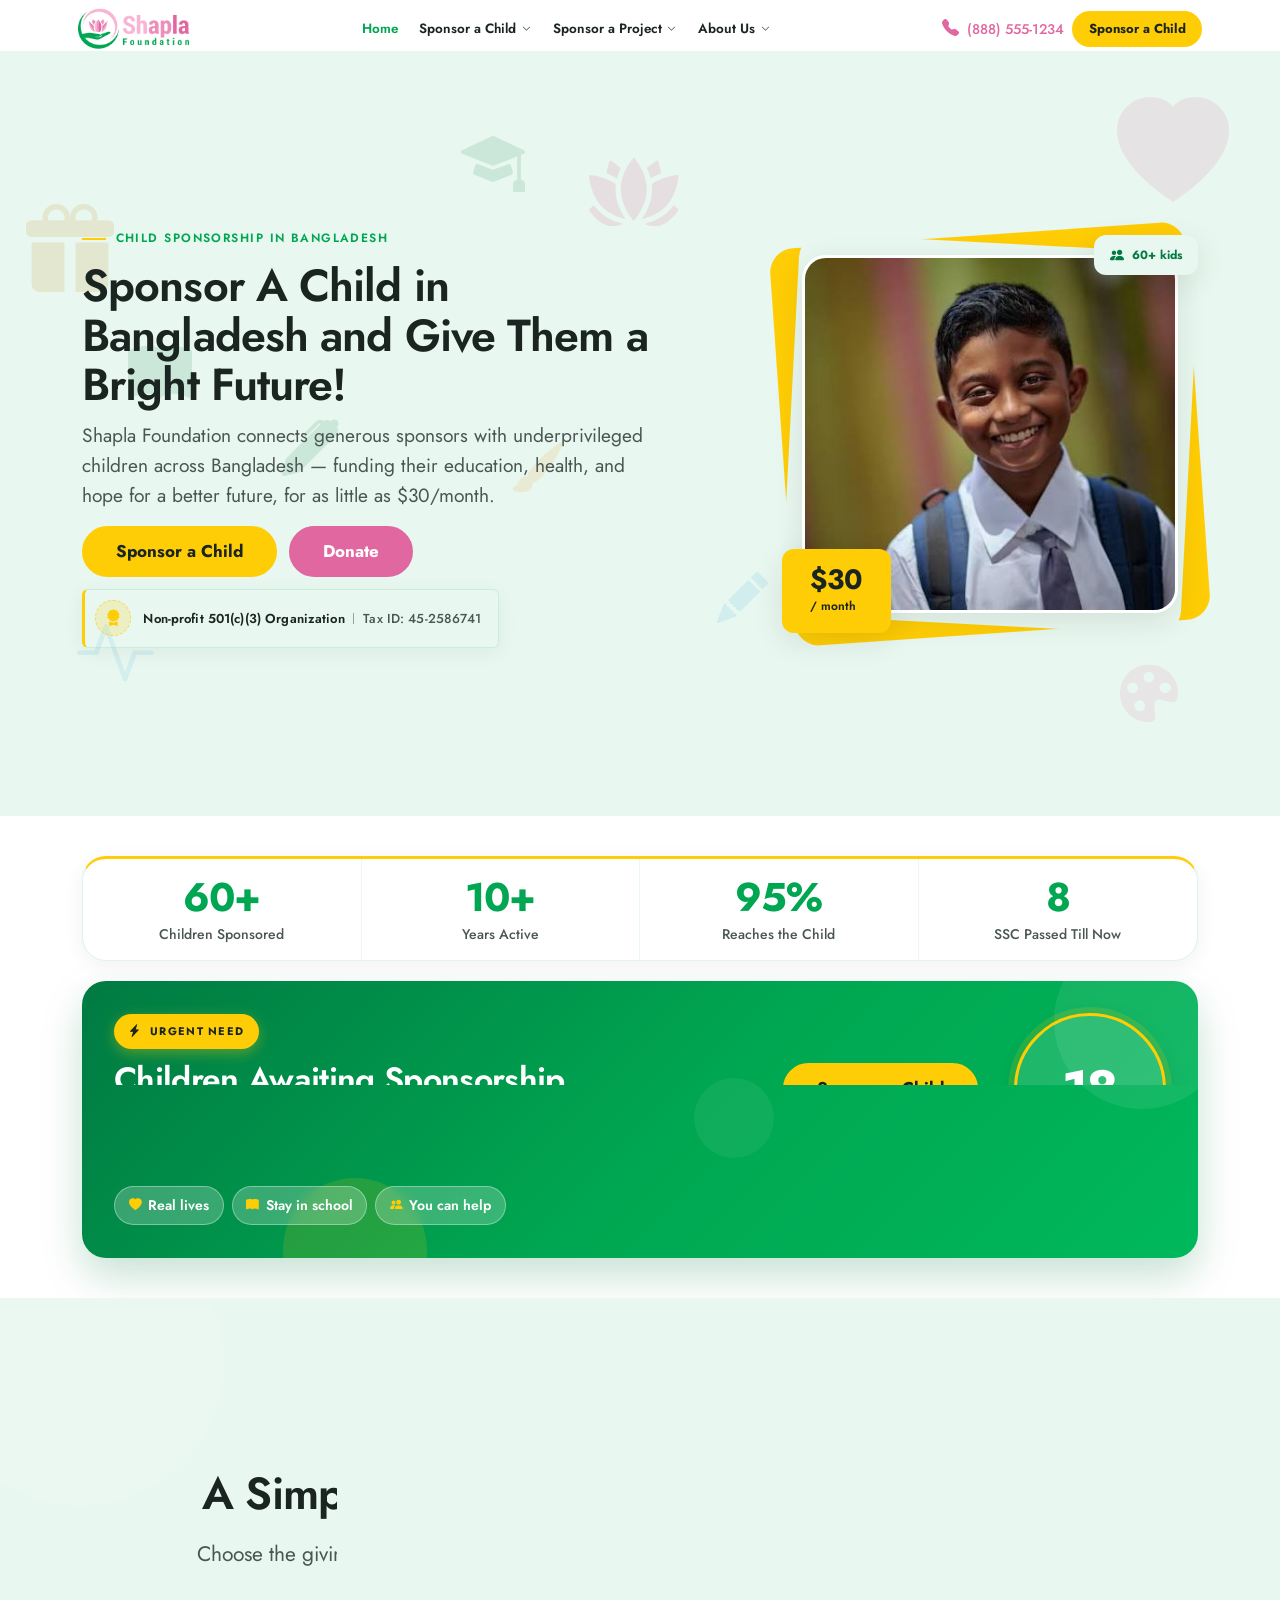
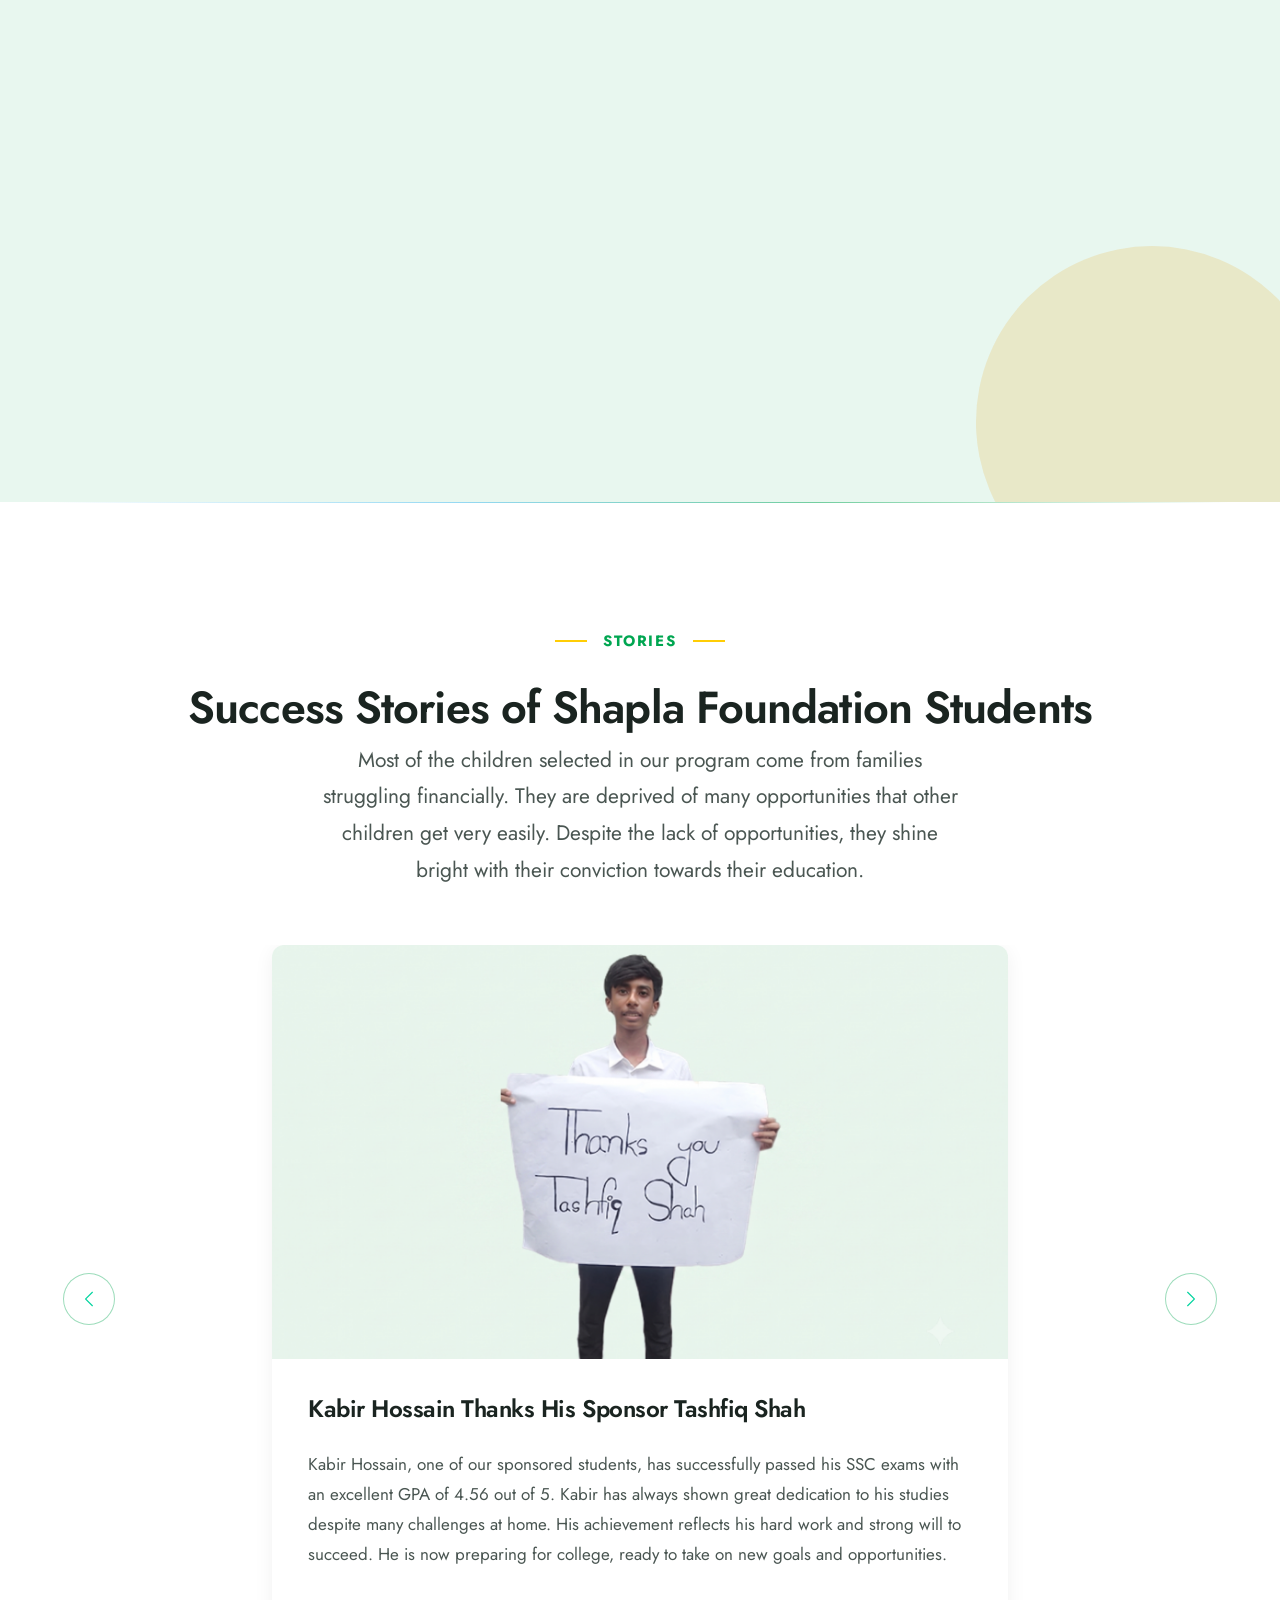
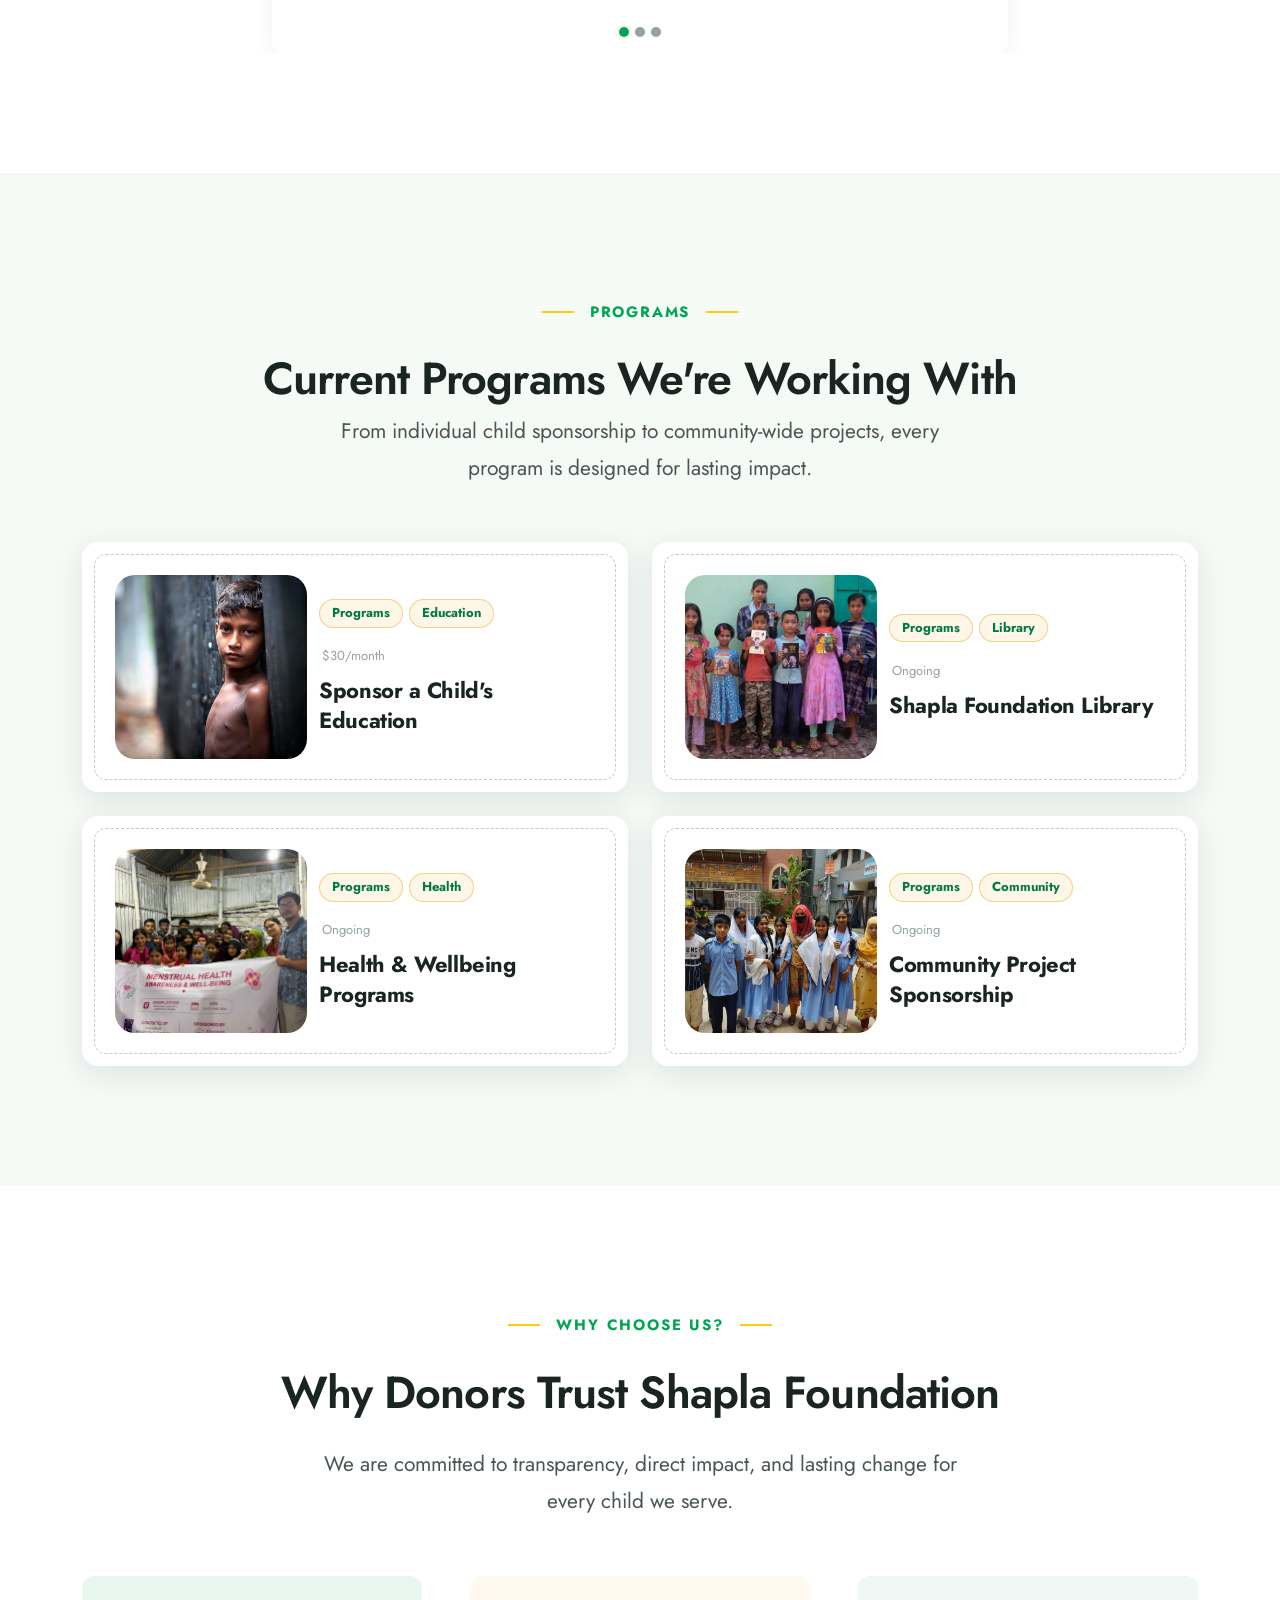
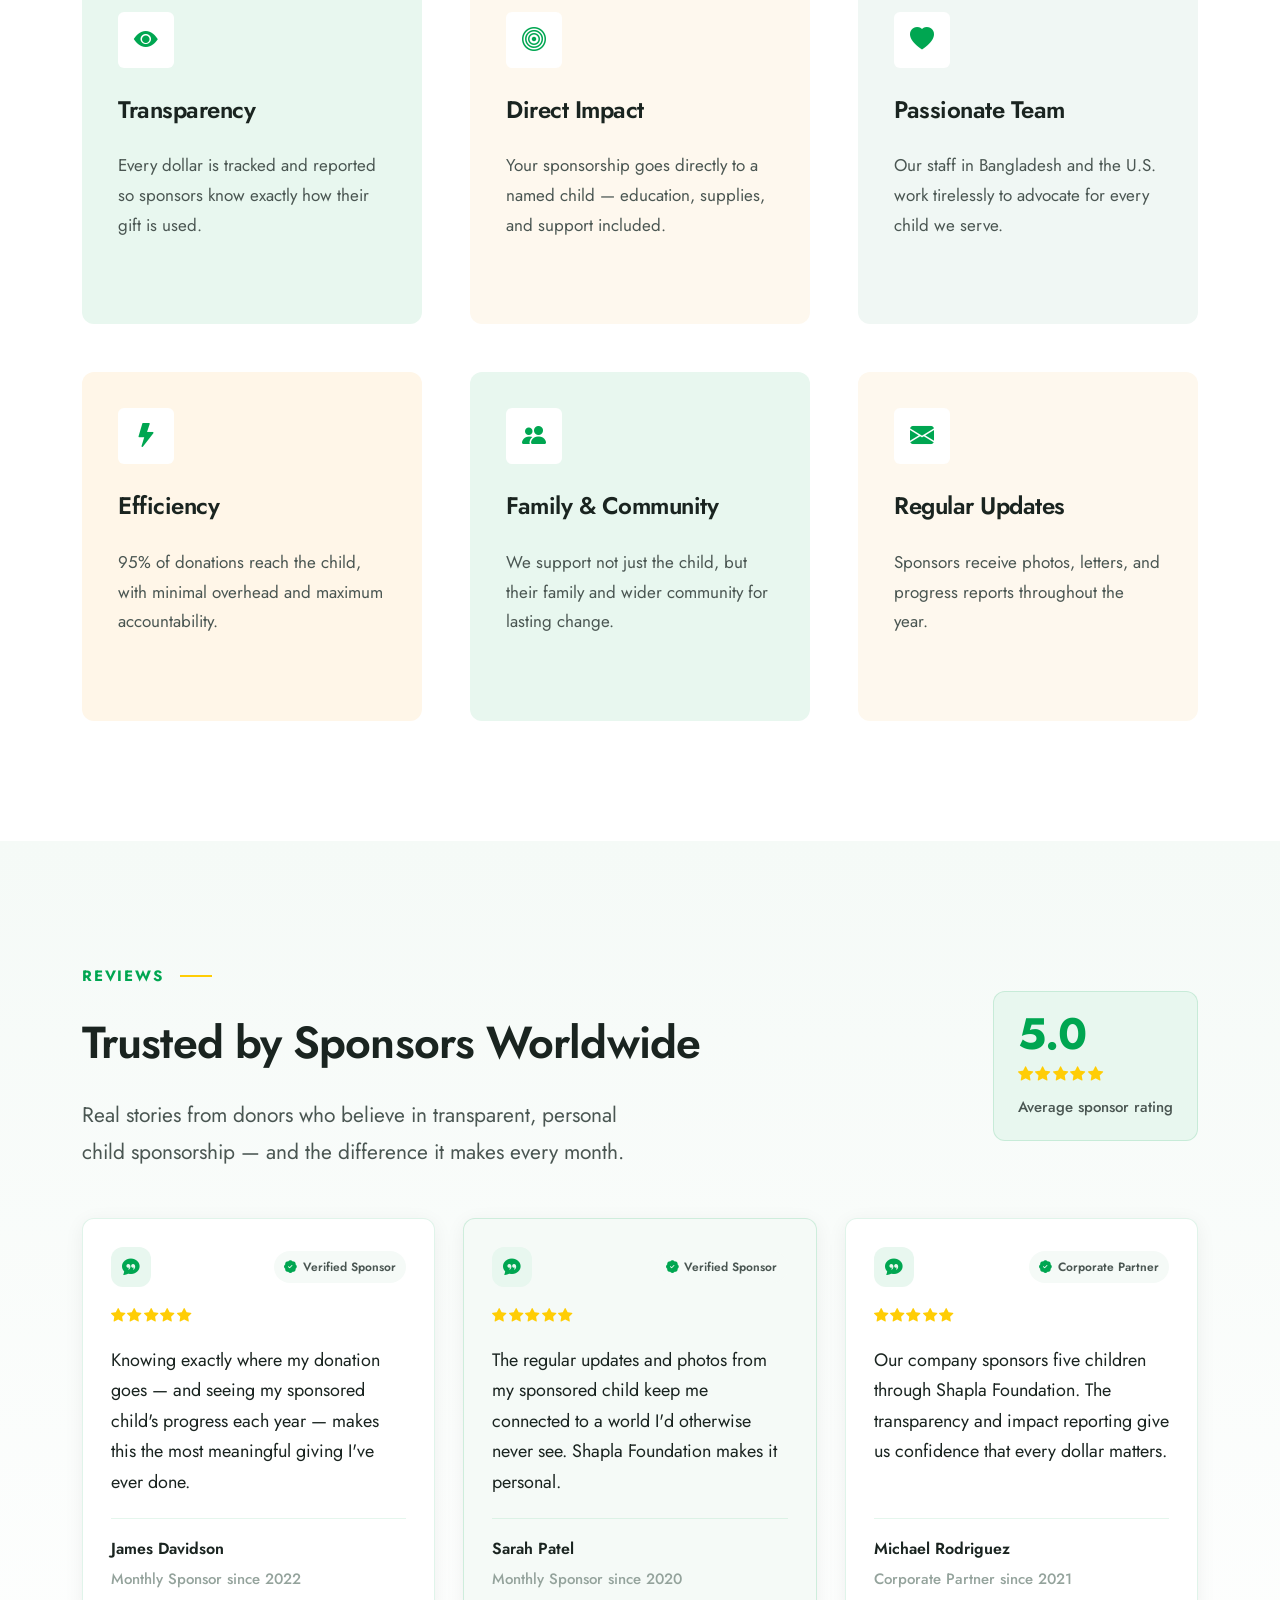
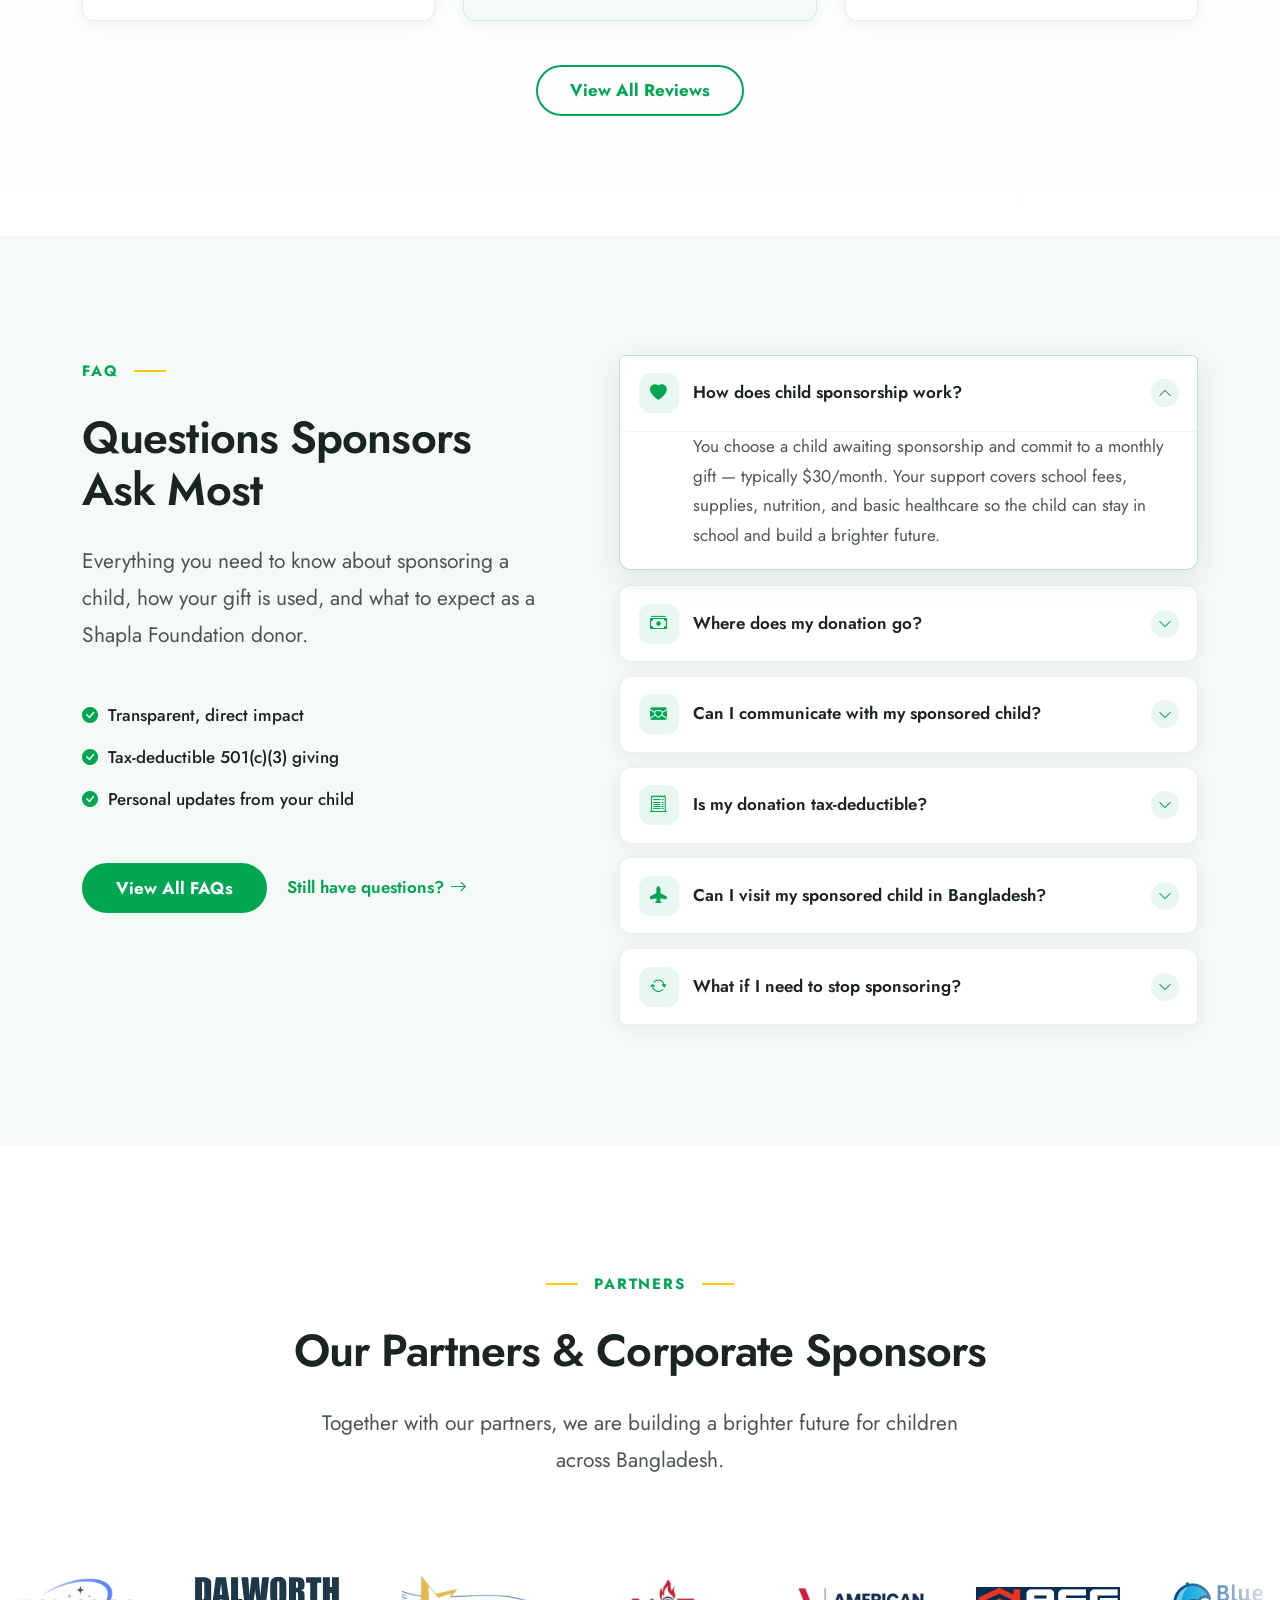
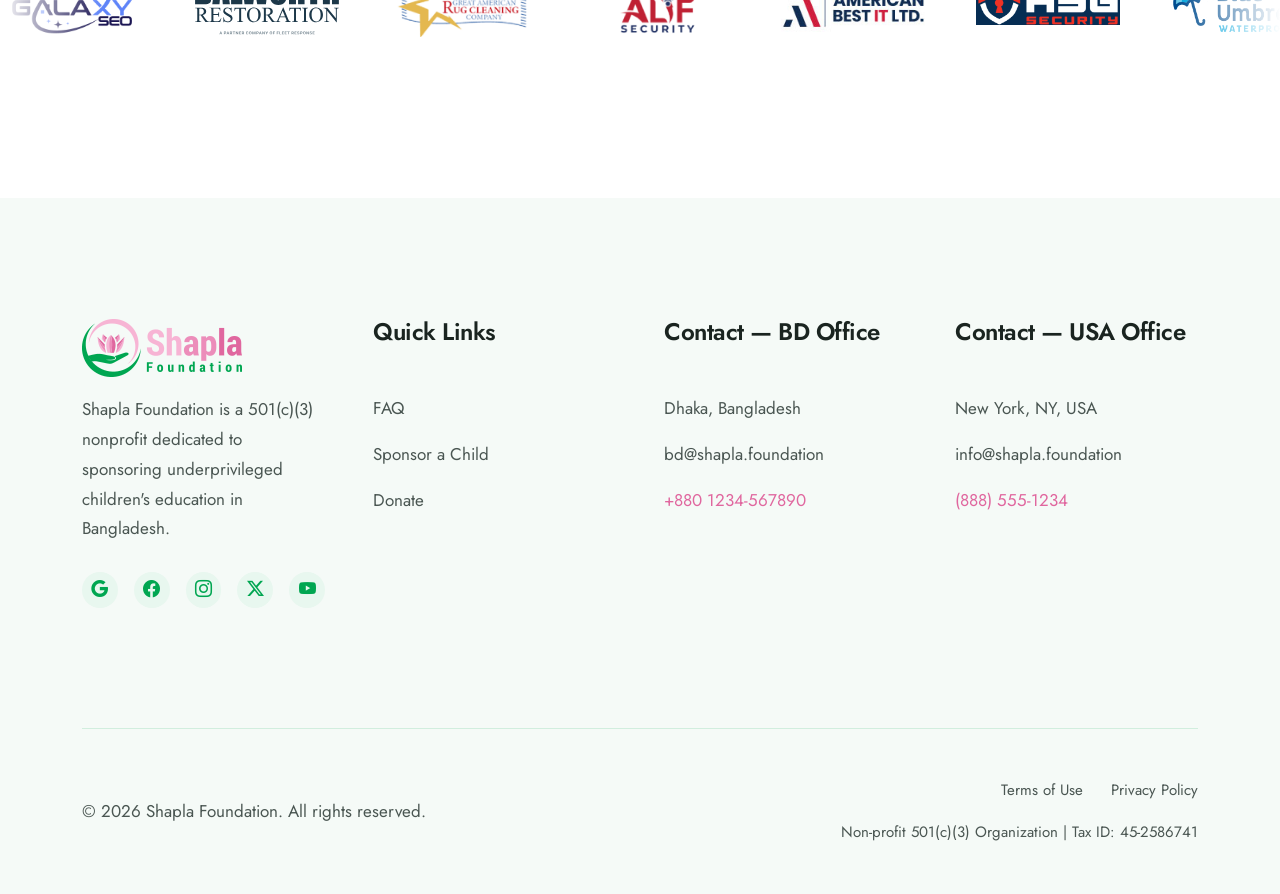
<file: index.html>
<!doctype html>
<html lang="en">
  <head>
    <meta charset="UTF-8" />
    <meta name="viewport" content="width=device-width, initial-scale=1.0" />
    <link rel="shortcut icon" href="./images/favicon.ico" />
    <meta
      name="description"
      content="Shapla Foundation connects generous sponsors with underprivileged children across Bangladesh — funding education, health, and hope for a better future."
    />
    <title>Shapla Foundation | Sponsor a Child's Education in Bangladesh</title>

    <!-- Bootstrap 5 CSS -->
    <link
      href="https://cdn.jsdelivr.net/npm/bootstrap@5.3.3/dist/css/bootstrap.min.css"
      rel="stylesheet"
      integrity="sha384-QWTKZyjpPEjISv5WaRU9OFeRpok6YctnYmDr5pNlyT2bRjXh0JMhjY6hW+ALEwIH"
      crossorigin="anonymous"
    />

    <!-- Bootstrap Icons -->
    <link
      rel="stylesheet"
      href="https://cdn.jsdelivr.net/npm/bootstrap-icons@1.11.3/font/bootstrap-icons.min.css"
    />

    <!-- Custom styles -->
    <link rel="stylesheet" href="css/variables.css" />
    <link rel="stylesheet" href="css/style.css" />
    <link rel="stylesheet" href="css/template.css" />
  </head>
  <body>
    <!-- 1. Header -->
    <header class="site-header" id="siteHeader">
      <div class="container">
        <div class="site-header__inner">
          <a
            href="/"
            class="site-header__logo"
            aria-label="Shapla Foundation home"
          >
            <img
              src="./images/shaplafoundation-logo.png"
              alt="Shapla Foundation"
              width="160"
              height="61"
            />
          </a>

          <nav class="site-nav d-none d-lg-block" aria-label="Main navigation">
            <ul class="nav site-nav__list">
              <li class="nav-item">
                <a class="nav-link active" href="/">Home</a>
              </li>

              <li class="nav-item nav-item--mega" data-mega="sponsor-child">
                <button
                  type="button"
                  class="nav-link nav-link--mega"
                  aria-expanded="false"
                  aria-controls="mega-sponsor-child"
                >
                  Sponsor a Child
                  <i
                    class="bi bi-chevron-down nav-link__chevron"
                    aria-hidden="true"
                  ></i>
                </button>
              </li>

              <li class="nav-item nav-item--mega" data-mega="sponsor-project">
                <button
                  type="button"
                  class="nav-link nav-link--mega"
                  aria-expanded="false"
                  aria-controls="mega-sponsor-project"
                >
                  Sponsor a Project
                  <i
                    class="bi bi-chevron-down nav-link__chevron"
                    aria-hidden="true"
                  ></i>
                </button>
              </li>

              <li class="nav-item nav-item--mega" data-mega="about">
                <button
                  type="button"
                  class="nav-link nav-link--mega"
                  aria-expanded="false"
                  aria-controls="mega-about"
                >
                  About Us
                  <i
                    class="bi bi-chevron-down nav-link__chevron"
                    aria-hidden="true"
                  ></i>
                </button>
              </li>
            </ul>
          </nav>

          <div class="site-header__actions d-none d-lg-flex align-items-center">
            <a href="tel:+18885551234" class="site-header__phone">
              <i class="bi bi-telephone-fill" aria-hidden="true"></i>
              <span class="site-header__phone-text">(888) 555-1234</span>
            </a>
            <a
              href="https://www.paypal.com/donate/?hosted_button_id=SG6KT5EYHV5QE"
              class="btn-pill btn-accent-pill site-header__cta"
              ><span class="site-header__cta-long">Sponsor a Child</span
              ><span class="site-header__cta-short">Sponsor</span></a
            >
          </div>

          <button
            class="site-header__toggle d-lg-none"
            type="button"
            data-bs-toggle="offcanvas"
            data-bs-target="#mobileNav"
            aria-controls="mobileNav"
            aria-label="Open navigation menu"
          >
            <i class="bi bi-list" aria-hidden="true"></i>
          </button>
        </div>

        <!-- Desktop mega menu — half-screen panel -->
        <div class="mega-menu" id="megaMenu" aria-hidden="true">
          <div
            class="mega-menu__backdrop"
            data-mega-close
            aria-hidden="true"
          ></div>
          <div class="mega-menu__panel">
            <div class="container h-100">
              <div class="mega-menu__panels">
                <div
                  class="mega-menu__content"
                  id="mega-sponsor-child"
                  data-panel="sponsor-child"
                  hidden
                >
                  <div class="row g-4 g-xl-5">
                    <div class="col-lg-4 mega-menu__intro">
                      <p class="mega-menu__eyebrow">Child Sponsorship</p>
                      <h3 class="mega-menu__title">
                        Give a child the gift of education
                      </h3>
                      <p class="mega-menu__desc">
                        Connect with a child in Bangladesh for as little as
                        $30/month and follow their journey with full
                        transparency.
                      </p>
                      <a
                        href="./sponsor-a-child.html"
                        class="btn-pill btn-accent-pill"
                        >Sponsor a Child</a
                      >
                    </div>
                    <div class="col-lg-8">
                      <div class="mega-menu__grid">
                        <a
                          href="/sponsor-a-child/awaiting-sponsorship"
                          class="mega-menu__link"
                        >
                          <span class="mega-menu__link-icon"
                            ><i class="bi bi-people-fill" aria-hidden="true"></i
                          ></span>
                          <span class="mega-menu__link-text">
                            <strong>Awaiting Sponsorship</strong>
                            <small
                              >Meet children ready for a sponsor today</small
                            >
                          </span>
                        </a>
                        <a
                          href="/sponsor-a-child/currently-sponsored"
                          class="mega-menu__link"
                        >
                          <span class="mega-menu__link-icon"
                            ><i
                              class="bi bi-person-check-fill"
                              aria-hidden="true"
                            ></i
                          ></span>
                          <span class="mega-menu__link-text">
                            <strong>Currently Sponsored</strong>
                            <small
                              >See children currently under sponsorship</small
                            >
                          </span>
                        </a>
                        <a href="/sponsor-a-child/faq" class="mega-menu__link">
                          <span class="mega-menu__link-icon"
                            ><i
                              class="bi bi-question-circle-fill"
                              aria-hidden="true"
                            ></i
                          ></span>
                          <span class="mega-menu__link-text">
                            <strong>Frequently Asked Questions</strong>
                            <small>Answers to common sponsor questions</small>
                          </span>
                        </a>
                        <a
                          href="/sponsor-a-child/activity-programs"
                          class="mega-menu__link"
                        >
                          <span class="mega-menu__link-icon"
                            ><i
                              class="bi bi-calendar-event-fill"
                              aria-hidden="true"
                            ></i
                          ></span>
                          <span class="mega-menu__link-text">
                            <strong>Activity Programs</strong>
                            <small
                              >Events and activities for sponsored
                              children</small
                            >
                          </span>
                        </a>
                        <a
                          href="/sponsor-a-child/completed-sponsorship"
                          class="mega-menu__link"
                        >
                          <span class="mega-menu__link-icon"
                            ><i
                              class="bi bi-check-circle-fill"
                              aria-hidden="true"
                            ></i
                          ></span>
                          <span class="mega-menu__link-text">
                            <strong>Completed Sponsorship</strong>
                            <small>Stories from completed sponsorship</small>
                          </span>
                        </a>
                      </div>
                    </div>
                  </div>
                </div>

                <div
                  class="mega-menu__content"
                  id="mega-sponsor-project"
                  data-panel="sponsor-project"
                  hidden
                >
                  <div class="row g-4 g-xl-5">
                    <div class="col-lg-4 mega-menu__intro">
                      <p class="mega-menu__eyebrow">Community Impact</p>
                      <h3 class="mega-menu__title">
                        Fund projects that uplift entire communities
                      </h3>
                      <p class="mega-menu__desc">
                        Support libraries, health programs, and infrastructure
                        that help children and families thrive together.
                      </p>
                      <a
                        href="/sponsor-a-project"
                        class="btn-pill btn-primary-pill"
                        >View Projects</a
                      >
                    </div>
                    <div class="col-lg-8">
                      <div class="mega-menu__grid">
                        <a
                          href="/sponsor-a-project/current-projects"
                          class="mega-menu__link"
                        >
                          <span class="mega-menu__link-icon"
                            ><i class="bi bi-kanban-fill" aria-hidden="true"></i
                          ></span>
                          <span class="mega-menu__link-text">
                            <strong>Current Projects</strong>
                            <small
                              >Active community projects open for
                              sponsorship</small
                            >
                          </span>
                        </a>
                        <a
                          href="/sponsor-a-project/past-projects"
                          class="mega-menu__link"
                        >
                          <span class="mega-menu__link-icon"
                            ><i
                              class="bi bi-clock-history"
                              aria-hidden="true"
                            ></i
                          ></span>
                          <span class="mega-menu__link-text">
                            <strong>Past Projects</strong>
                            <small
                              >Completed projects and their lasting
                              impact</small
                            >
                          </span>
                        </a>
                        <a
                          href="/sponsor-a-project/zakat-donation"
                          class="mega-menu__link"
                        >
                          <span class="mega-menu__link-icon"
                            ><i class="bi bi-heart-fill" aria-hidden="true"></i
                          ></span>
                          <span class="mega-menu__link-text">
                            <strong>Zakat Donation</strong>
                            <small
                              >Give your Zakat to support children in
                              need</small
                            >
                          </span>
                        </a>
                        <a href="/library" class="mega-menu__link">
                          <span class="mega-menu__link-icon"
                            ><i class="bi bi-book-fill" aria-hidden="true"></i
                          ></span>
                          <span class="mega-menu__link-text">
                            <strong>Shapla Foundation Library</strong>
                            <small>Bring books to rural villages</small>
                          </span>
                        </a>
                      </div>
                    </div>
                  </div>
                </div>

                <div
                  class="mega-menu__content"
                  id="mega-blog"
                  data-panel="blog"
                  hidden
                >
                  <div class="row g-4 g-xl-5">
                    <div class="col-lg-4 mega-menu__intro">
                      <p class="mega-menu__eyebrow">Stories &amp; Updates</p>
                      <h3 class="mega-menu__title">
                        See the impact your support creates
                      </h3>
                      <p class="mega-menu__desc">
                        Read success stories, program updates, and news from the
                        children and communities we serve.
                      </p>
                      <a href="/blog" class="btn-pill btn-primary-pill"
                        >Read the Blog</a
                      >
                    </div>
                    <div class="col-lg-8">
                      <div class="mega-menu__grid">
                        <a href="/blog/impact-stories" class="mega-menu__link">
                          <span class="mega-menu__link-icon"
                            ><i class="bi bi-stars" aria-hidden="true"></i
                          ></span>
                          <span class="mega-menu__link-text">
                            <strong>Impact Stories</strong>
                            <small>Real outcomes from sponsored children</small>
                          </span>
                        </a>
                        <a href="/blog/news" class="mega-menu__link">
                          <span class="mega-menu__link-icon"
                            ><i class="bi bi-newspaper" aria-hidden="true"></i
                          ></span>
                          <span class="mega-menu__link-text">
                            <strong>News &amp; Updates</strong>
                            <small>Latest from Shapla Foundation</small>
                          </span>
                        </a>
                        <a href="/blog/events" class="mega-menu__link">
                          <span class="mega-menu__link-icon"
                            ><i
                              class="bi bi-calendar-event-fill"
                              aria-hidden="true"
                            ></i
                          ></span>
                          <span class="mega-menu__link-text">
                            <strong>Events &amp; Celebrations</strong>
                            <small>Pohela Boishakh, Eid, and more</small>
                          </span>
                        </a>
                        <a href="/blog/ssc-success" class="mega-menu__link">
                          <span class="mega-menu__link-icon"
                            ><i
                              class="bi bi-mortarboard-fill"
                              aria-hidden="true"
                            ></i
                          ></span>
                          <span class="mega-menu__link-text">
                            <strong>Education Milestones</strong>
                            <small>SSC results and academic wins</small>
                          </span>
                        </a>
                      </div>
                    </div>
                  </div>
                </div>

                <div
                  class="mega-menu__content"
                  id="mega-about"
                  data-panel="about"
                  hidden
                >
                  <div class="row g-4 g-xl-5">
                    <div class="col-lg-4 mega-menu__intro">
                      <p class="mega-menu__eyebrow">Our Organization</p>
                      <h3 class="mega-menu__title">
                        Built on transparency and trust
                      </h3>
                      <p class="mega-menu__desc">
                        Learn about our mission, team, and the values that guide
                        every program we run in Bangladesh.
                      </p>
                      <a href="./about-us.html" class="btn-pill btn-primary-pill"
                        >About Us</a
                      >
                    </div>
                    <div class="col-lg-8">
                      <div class="mega-menu__grid">
                        <a
                          href="/about-us/sponsored-child-visit-form"
                          class="mega-menu__link"
                        >
                          <span class="mega-menu__link-icon"
                            ><i
                              class="bi bi-pin-map-fill"
                              aria-hidden="true"
                            ></i
                          ></span>
                          <span class="mega-menu__link-text">
                            <strong>Visit Your Child</strong>
                            <small>Plan a visit to your sponsored child</small>
                          </span>
                        </a>
                        <a href="/about-us/careers" class="mega-menu__link">
                          <span class="mega-menu__link-icon"
                            ><i
                              class="bi bi-briefcase-fill"
                              aria-hidden="true"
                            ></i
                          ></span>
                          <span class="mega-menu__link-text">
                            <strong>Careers</strong>
                            <small>Join our team and make a difference</small>
                          </span>
                        </a>
                        <a
                          href="/about-us/virtual-meeting-with-sponsored-child"
                          class="mega-menu__link"
                        >
                          <span class="mega-menu__link-icon"
                            ><i
                              class="bi bi-camera-video-fill"
                              aria-hidden="true"
                            ></i
                          ></span>
                          <span class="mega-menu__link-text">
                            <strong>Virtual Meeting With Child</strong>
                            <small
                              >Connect with your sponsored child online</small
                            >
                          </span>
                        </a>
                        <a
                          href="/about-us/success-stories"
                          class="mega-menu__link"
                        >
                          <span class="mega-menu__link-icon"
                            ><i class="bi bi-trophy-fill" aria-hidden="true"></i
                          ></span>
                          <span class="mega-menu__link-text">
                            <strong>Success Stories</strong>
                            <small>See the impact of your support</small>
                          </span>
                        </a>
                        <a
                          href="/about-us/meet-the-team"
                          class="mega-menu__link"
                        >
                          <span class="mega-menu__link-icon"
                            ><i class="bi bi-people-fill" aria-hidden="true"></i
                          ></span>
                          <span class="mega-menu__link-text">
                            <strong>Meet the Team</strong>
                            <small>Meet the people behind our mission</small>
                          </span>
                        </a>
                        <a href="/about-us/reviews" class="mega-menu__link">
                          <span class="mega-menu__link-icon"
                            ><i
                              class="bi bi-chat-quote-fill"
                              aria-hidden="true"
                            ></i
                          ></span>
                          <span class="mega-menu__link-text">
                            <strong>Reviews</strong>
                            <small>What sponsors and donors say about us</small>
                          </span>
                        </a>
                        <a
                          href="/about-us/awards-and-affiliations"
                          class="mega-menu__link"
                        >
                          <span class="mega-menu__link-icon"
                            ><i class="bi bi-award-fill" aria-hidden="true"></i
                          ></span>
                          <span class="mega-menu__link-text">
                            <strong>Affiliations</strong>
                            <small>Awards and partner organizations</small>
                          </span>
                        </a>
                        <a href="/about-us/contact-us" class="mega-menu__link">
                          <span class="mega-menu__link-icon"
                            ><i
                              class="bi bi-envelope-fill"
                              aria-hidden="true"
                            ></i
                          ></span>
                          <span class="mega-menu__link-text">
                            <strong>Contact Us</strong>
                            <small>Bangladesh &amp; USA offices</small>
                          </span>
                        </a>
                      </div>
                    </div>
                  </div>
                </div>
              </div>
            </div>
          </div>
        </div>
      </div>
    </header>

    <!-- Mobile offcanvas nav -->
    <div
      class="offcanvas offcanvas-end offcanvas-nav"
      tabindex="-1"
      id="mobileNav"
      aria-labelledby="mobileNavLabel"
    >
      <div class="offcanvas-header">
        <div class="offcanvas-nav__brand" id="mobileNavLabel">
          <img
            src="./images/shaplafoundation-logo.png"
            alt="Shapla Foundation"
            width="160"
            height="61"
          />
        </div>
        <button
          type="button"
          class="btn-close"
          data-bs-dismiss="offcanvas"
          aria-label="Close navigation menu"
        ></button>
      </div>
      <div class="offcanvas-body">
        <nav class="mobile-nav" aria-label="Mobile navigation">
          <ul class="mobile-nav__list">
            <li><a class="mobile-nav__link active" href="/">Home</a></li>

            <li class="mobile-nav__group">
              <button
                class="mobile-nav__toggle"
                type="button"
                aria-expanded="false"
                aria-controls="mobile-sub-sponsor-child"
              >
                Sponsor a Child
                <i class="bi bi-chevron-down" aria-hidden="true"></i>
              </button>
              <ul class="mobile-nav__sub" id="mobile-sub-sponsor-child" hidden>
                <li>
                  <a href="/sponsor-a-child/awaiting-sponsorship"
                    >Awaiting Sponsorship</a
                  >
                </li>
                <li>
                  <a href="/sponsor-a-child/currently-sponsored"
                    >Currently Sponsored</a
                  >
                </li>
                <li>
                  <a href="/sponsor-a-child/faq">Frequently Asked Questions</a>
                </li>
                <li>
                  <a href="/sponsor-a-child/activity-programs"
                    >Activity Programs</a
                  >
                </li>
                <li>
                  <a href="/sponsor-a-child/completed-sponsorship"
                    >Completed Sponsorship</a
                  >
                </li>
              </ul>
            </li>

            <li class="mobile-nav__group">
              <button
                class="mobile-nav__toggle"
                type="button"
                aria-expanded="false"
                aria-controls="mobile-sub-sponsor-project"
              >
                Sponsor a Project
                <i class="bi bi-chevron-down" aria-hidden="true"></i>
              </button>
              <ul
                class="mobile-nav__sub"
                id="mobile-sub-sponsor-project"
                hidden
              >
                <li>
                  <a href="/sponsor-a-project/current-projects"
                    >Current Projects</a
                  >
                </li>
                <li>
                  <a href="/sponsor-a-project/past-projects">Past Projects</a>
                </li>
                <li>
                  <a href="/sponsor-a-project/zakat-donation">Zakat Donation</a>
                </li>
                <li><a href="/library">Shapla Foundation Library</a></li>
              </ul>
            </li>

            <li class="mobile-nav__group">
              <button
                class="mobile-nav__toggle"
                type="button"
                aria-expanded="false"
                aria-controls="mobile-sub-blog"
              >
                Blog
                <i class="bi bi-chevron-down" aria-hidden="true"></i>
              </button>
              <ul class="mobile-nav__sub" id="mobile-sub-blog" hidden>
                <li><a href="/blog">All Posts</a></li>
                <li><a href="/blog/impact-stories">Impact Stories</a></li>
                <li><a href="/blog/news">News &amp; Updates</a></li>
                <li><a href="/blog/events">Events &amp; Celebrations</a></li>
                <li><a href="/blog/ssc-success">Education Milestones</a></li>
              </ul>
            </li>

            <li class="mobile-nav__group">
              <button
                class="mobile-nav__toggle"
                type="button"
                aria-expanded="false"
                aria-controls="mobile-sub-about"
              >
                About Us
                <i class="bi bi-chevron-down" aria-hidden="true"></i>
              </button>
              <ul class="mobile-nav__sub" id="mobile-sub-about" hidden>
                <li>
                  <a href="/about-us/sponsored-child-visit-form"
                    >Visit Your Child</a
                  >
                </li>
                <li><a href="/about-us/careers">Careers</a></li>
                <li>
                  <a href="/about-us/virtual-meeting-with-sponsored-child"
                    >Virtual Meeting With Child</a
                  >
                </li>
                <li><a href="/about-us/success-stories">Success Stories</a></li>
                <li><a href="/about-us/meet-the-team">Meet the Team</a></li>
                <li><a href="/about-us/reviews">Reviews</a></li>
                <li>
                  <a href="/about-us/awards-and-affiliations">Affiliations</a>
                </li>
                <li><a href="/about-us/contact-us">Contact Us</a></li>
              </ul>
            </li>
          </ul>
        </nav>
        <div class="mt-4">
          <a
            href="tel:+18885551234"
            class="site-header__phone d-inline-flex mb-3"
          >
            <i class="bi bi-telephone-fill" aria-hidden="true"></i>
            (888) 555-1234
          </a>
          <a
            href="https://www.paypal.com/donate/?hosted_button_id=SG6KT5EYHV5QE"
            class="btn-pill btn-accent-pill w-100"
            >Sponsor a Child</a
          >
        </div>
      </div>
    </div>

    <main>
      <!-- 2. Hero -->
      <section class="section section-hero" aria-labelledby="hero-heading">
        <div class="hero-watermarks" aria-hidden="true">
          <span class="hero-watermark hero-watermark--love hero-watermark--1"
            ><i class="bi bi-heart-fill"></i
          ></span>
          <span class="hero-watermark hero-watermark--donate hero-watermark--2"
            ><i class="bi bi-gift-fill"></i
          ></span>
          <span class="hero-watermark hero-watermark--care hero-watermark--3"
            ><i class="bi bi-heart-pulse-fill"></i
          ></span>
          <span
            class="hero-watermark hero-watermark--activity hero-watermark--4"
            ><i class="bi bi-activity"></i
          ></span>
          <span
            class="hero-watermark hero-watermark--education hero-watermark--5"
            ><i class="bi bi-mortarboard-fill"></i
          ></span>
          <span class="hero-watermark hero-watermark--hope hero-watermark--6"
            ><i class="bi bi-hand-thumbs-up-fill"></i
          ></span>
          <span class="hero-watermark hero-watermark--brand hero-watermark--7">
            <svg
              class="hero-watermark__svg"
              viewBox="0 0 512 391"
              xmlns="http://www.w3.org/2000/svg"
              aria-hidden="true"
              focusable="false"
            >
              <path
                fill="currentColor"
                d="M55.121 301.634C45.526 292.039 37.005 281.852 29.436 271.35C16.291 279.586 6.546 287.303 1.799 291.268C0.877208 292.037 0.262615 293.111 0.0674538 294.295C-0.127707 295.479 0.109586 296.694 0.736 297.718C10.601 313.879 53.522 378.367 115.987 388.666C143.602 393.219 170.993 386.511 194.222 376.565C152.768 365.951 98.041 344.556 55.121 301.634ZM482.565 271.35C474.995 281.853 466.474 292.04 456.879 301.635C413.958 344.557 359.232 365.953 317.778 376.565C341.008 386.511 368.398 393.219 396.013 388.666C458.478 378.368 501.399 313.88 511.264 297.718C511.89 296.694 512.128 295.479 511.933 294.295C511.737 293.111 511.123 292.037 510.201 291.268C505.455 287.303 495.71 279.585 482.565 271.35ZM159.564 117.05C165.006 95.347 172.792 75.304 181.303 57.559C157.184 35.236 134.533 20.881 124.718 15.102C124.087 14.7296 123.381 14.5006 122.652 14.4312C121.922 14.3619 121.186 14.4539 120.496 14.7008C119.806 14.9477 119.178 15.3433 118.658 15.8598C118.138 16.3762 117.738 17.0007 117.486 17.689C113.482 28.605 104.806 54.918 100.397 88.455C119.65 95.474 139.957 104.766 159.564 117.05ZM411.603 88.455C407.194 54.918 398.518 28.605 394.514 17.689C394.262 17.0006 393.862 16.3759 393.342 15.8594C392.822 15.3429 392.195 14.9472 391.504 14.7003C390.814 14.4534 390.078 14.3614 389.348 14.4308C388.619 14.5003 387.913 14.7294 387.282 15.102C377.467 20.88 354.817 35.236 330.697 57.559C339.208 75.304 346.993 95.346 352.436 117.05C372.043 104.766 392.35 95.474 411.603 88.455ZM151.743 178.377C151.743 168.395 152.397 158.603 153.574 149.039C95.21 108.282 25.986 99.201 5.542 97.351C4.80002 97.2833 4.05221 97.3795 3.35159 97.633C2.65097 97.8865 2.01468 98.291 1.48784 98.8179C0.960996 99.3447 0.556491 99.981 0.302998 100.682C0.0495056 101.382 -0.0467687 102.13 0.021 102.872C2.198 126.918 14.365 218.453 76.333 280.421C117.542 321.63 171.82 340.812 210.637 349.681C186.23 314.273 151.743 251.318 151.743 178.377ZM506.458 97.351C486.014 99.201 416.79 108.282 358.426 149.04C359.604 158.603 360.257 168.395 360.257 178.377C360.257 251.319 325.769 314.274 301.362 349.681C340.179 340.811 394.457 321.63 435.667 280.42C497.635 218.452 509.803 126.917 511.979 102.871C512.047 102.129 511.95 101.381 511.697 100.681C511.443 99.9804 511.039 99.3443 510.512 98.8176C509.985 98.2908 509.349 97.8864 508.648 97.633C507.948 97.3795 507.2 97.2833 506.458 97.351ZM330.257 178.377C330.257 264.583 275.052 336.715 259.84 354.955C259.371 355.518 258.784 355.972 258.12 356.283C257.457 356.594 256.732 356.755 255.999 356.755C255.267 356.755 254.543 356.594 253.879 356.283C253.215 355.972 252.628 355.518 252.159 354.955C236.947 336.715 181.742 264.583 181.742 178.377C181.742 92.171 236.948 20.04 252.16 1.80004C252.629 1.23669 253.216 0.783409 253.88 0.472332C254.543 0.161255 255.268 0 256 0C256.733 0 257.458 0.161255 258.121 0.472332C258.785 0.783409 259.372 1.23669 259.841 1.80004C275.052 20.04 330.257 92.172 330.257 178.377Z"
              />
            </svg>
          </span>
          <span class="hero-watermark hero-watermark--book hero-watermark--8"
            ><i class="bi bi-book-fill"></i
          ></span>
          <span
            class="hero-watermark hero-watermark--community hero-watermark--9"
            ><i class="bi bi-people-fill"></i
          ></span>
          <span
            class="hero-watermark hero-watermark--sponsor hero-watermark--10"
            ><i class="bi bi-hand-holding-heart-fill"></i
          ></span>
          <span class="hero-watermark hero-watermark--pen hero-watermark--11"
            ><i class="bi bi-pen-fill"></i
          ></span>
          <span class="hero-watermark hero-watermark--pencil hero-watermark--12"
            ><i class="bi bi-pencil-fill"></i
          ></span>
          <span
            class="hero-watermark hero-watermark--helping hero-watermark--13"
            ><i class="bi bi-handshake"></i
          ></span>
          <span class="hero-watermark hero-watermark--art hero-watermark--14"
            ><i class="bi bi-palette-fill"></i
          ></span>
          <span
            class="hero-watermark hero-watermark--shapla hero-watermark--15"
          >
            <svg
              class="hero-watermark__svg"
              viewBox="0 0 512 391"
              xmlns="http://www.w3.org/2000/svg"
              aria-hidden="true"
              focusable="false"
            >
              <path
                fill="currentColor"
                d="M55.121 301.634C45.526 292.039 37.005 281.852 29.436 271.35C16.291 279.586 6.546 287.303 1.799 291.268C0.877208 292.037 0.262615 293.111 0.0674538 294.295C-0.127707 295.479 0.109586 296.694 0.736 297.718C10.601 313.879 53.522 378.367 115.987 388.666C143.602 393.219 170.993 386.511 194.222 376.565C152.768 365.951 98.041 344.556 55.121 301.634ZM482.565 271.35C474.995 281.853 466.474 292.04 456.879 301.635C413.958 344.557 359.232 365.953 317.778 376.565C341.008 386.511 368.398 393.219 396.013 388.666C458.478 378.368 501.399 313.88 511.264 297.718C511.89 296.694 512.128 295.479 511.933 294.295C511.737 293.111 511.123 292.037 510.201 291.268C505.455 287.303 495.71 279.585 482.565 271.35ZM159.564 117.05C165.006 95.347 172.792 75.304 181.303 57.559C157.184 35.236 134.533 20.881 124.718 15.102C124.087 14.7296 123.381 14.5006 122.652 14.4312C121.922 14.3619 121.186 14.4539 120.496 14.7008C119.806 14.9477 119.178 15.3433 118.658 15.8598C118.138 16.3762 117.738 17.0007 117.486 17.689C113.482 28.605 104.806 54.918 100.397 88.455C119.65 95.474 139.957 104.766 159.564 117.05ZM411.603 88.455C407.194 54.918 398.518 28.605 394.514 17.689C394.262 17.0006 393.862 16.3759 393.342 15.8594C392.822 15.3429 392.195 14.9472 391.504 14.7003C390.814 14.4534 390.078 14.3614 389.348 14.4308C388.619 14.5003 387.913 14.7294 387.282 15.102C377.467 20.88 354.817 35.236 330.697 57.559C339.208 75.304 346.993 95.346 352.436 117.05C372.043 104.766 392.35 95.474 411.603 88.455ZM151.743 178.377C151.743 168.395 152.397 158.603 153.574 149.039C95.21 108.282 25.986 99.201 5.542 97.351C4.80002 97.2833 4.05221 97.3795 3.35159 97.633C2.65097 97.8865 2.01468 98.291 1.48784 98.8179C0.960996 99.3447 0.556491 99.981 0.302998 100.682C0.0495056 101.382 -0.0467687 102.13 0.021 102.872C2.198 126.918 14.365 218.453 76.333 280.421C117.542 321.63 171.82 340.812 210.637 349.681C186.23 314.273 151.743 251.318 151.743 178.377ZM506.458 97.351C486.014 99.201 416.79 108.282 358.426 149.04C359.604 158.603 360.257 168.395 360.257 178.377C360.257 251.319 325.769 314.274 301.362 349.681C340.179 340.811 394.457 321.63 435.667 280.42C497.635 218.452 509.803 126.917 511.979 102.871C512.047 102.129 511.95 101.381 511.697 100.681C511.443 99.9804 511.039 99.3443 510.512 98.8176C509.985 98.2908 509.349 97.8864 508.648 97.633C507.948 97.3795 507.2 97.2833 506.458 97.351ZM330.257 178.377C330.257 264.583 275.052 336.715 259.84 354.955C259.371 355.518 258.784 355.972 258.12 356.283C257.457 356.594 256.732 356.755 255.999 356.755C255.267 356.755 254.543 356.594 253.879 356.283C253.215 355.972 252.628 355.518 252.159 354.955C236.947 336.715 181.742 264.583 181.742 178.377C181.742 92.171 236.948 20.04 252.16 1.80004C252.629 1.23669 253.216 0.783409 253.88 0.472332C254.543 0.161255 255.268 0 256 0C256.733 0 257.458 0.161255 258.121 0.472332C258.785 0.783409 259.372 1.23669 259.841 1.80004C275.052 20.04 330.257 92.172 330.257 178.377Z"
              />
            </svg>
          </span>
          <span class="hero-watermark hero-watermark--brush hero-watermark--16"
            ><i class="bi bi-brush-fill"></i
          ></span>
        </div>

        <div class="container">
          <div class="hero-split">
            <div class="hero-split__content">
              <span class="hero-tag">Child Sponsorship in Bangladesh</span>
              <h1>
                Sponsor A Child in Bangladesh and Give Them a Bright Future!
              </h1>
              <p class="hero-lead">
                Shapla Foundation connects generous sponsors with
                underprivileged children across Bangladesh — funding their
                education, health, and hope for a better future, for as little
                as $30/month.
              </p>
              <div class="hero-actions">
                <a href="./sponsor-a-child.html" class="btn-pill btn-accent-pill"
                  >Sponsor a Child</a
                >
                <a
                  href="https://www.paypal.com/donate/?hosted_button_id=SG6KT5EYHV5QE"
                  class="btn-pill btn-donate-pill"
                  >Donate</a
                >
              </div>
              <div class="hero-trust" role="note">
                <span class="hero-trust__seal" aria-hidden="true">
                  <i class="bi bi-award-fill"></i>
                </span>
                <span class="hero-trust__text">
                  <strong>Non-profit 501(c)(3) Organization</strong>
                  <span class="hero-trust__divider" aria-hidden="true"></span>
                  <span>Tax ID: 45-2586741</span>
                </span>
              </div>
            </div>

            <div class="hero-split__visual">
              <div class="hero-frame hero-frame--gold" aria-hidden="true"></div>
              <div class="hero-frame hero-frame--mint" aria-hidden="true"></div>
              <figure class="hero-photo">
                <img
                  src="./images/sponsor-a-child.jpeg"
                  alt="Smiling Bangladeshi students supported by Shapla Foundation sponsors"
                  width="800"
                  height="600"
                />
              </figure>
              <div class="hero-sticker hero-sticker--price">
                <span class="hero-sticker__value">$30</span>
                <span class="hero-sticker__label">/ month</span>
              </div>
              <div class="hero-sticker hero-sticker--kids">
                <i class="bi bi-people-fill" aria-hidden="true"></i>
                60+ kids
              </div>
            </div>
          </div>
        </div>
      </section>
      <!-- Children Awaiting Sponsorship -->
      <section
        class="section section-awaiting"
        aria-labelledby="awaiting-heading"
      >
        <div class="container">
          <div class="hero-stats-panel" aria-label="Our impact at a glance">
            <div class="hero-stat-card">
              <span class="stat-number" data-target="60" data-suffix="+"
                >0</span
              >
              <span class="stat-label">Children Sponsored</span>
            </div>
            <div class="hero-stat-card">
              <span class="stat-number" data-target="10" data-suffix="+"
                >0</span
              >
              <span class="stat-label">Years Active</span>
            </div>
            <div class="hero-stat-card">
              <span class="stat-number" data-target="95" data-suffix="%"
                >0</span
              >
              <span class="stat-label">Reaches the Child</span>
            </div>
            <div class="hero-stat-card">
              <span class="stat-number" data-target="8">0</span>
              <span class="stat-label">SSC Passed Till Now</span>
            </div>
          </div>

          <div class="awaiting-banner">
            <div class="awaiting-banner__decor" aria-hidden="true">
              <span class="awaiting-banner__orb awaiting-banner__orb--1"></span>
              <span class="awaiting-banner__orb awaiting-banner__orb--2"></span>
              <span class="awaiting-banner__orb awaiting-banner__orb--3"></span>
            </div>

            <div class="awaiting-banner__grid">
              <div class="awaiting-banner__copy">
                <span class="awaiting-banner__tag">
                  <i class="bi bi-lightning-charge-fill" aria-hidden="true"></i>
                  Urgent Need
                </span>
                <h2 id="awaiting-heading">Children Awaiting Sponsorship</h2>
                <p>
                  Every number is a real child waiting for steady support to
                  stay in school. Sponsor today and help start their next
                  chapter.
                </p>
                <ul class="awaiting-banner__chips" aria-hidden="true">
                  <li><i class="bi bi-heart-fill"></i> Real lives</li>
                  <li><i class="bi bi-book-fill"></i> Stay in school</li>
                  <li><i class="bi bi-people-fill"></i> You can help</li>
                </ul>
              </div>

              <div class="awaiting-banner__actions">
                <a
                  href="/sponsor-a-child/awaiting-sponsorship"
                  class="btn-pill btn-accent-pill"
                  >Sponsor a Child</a
                >
                <a
                  href="./view-program.html"
                  class="btn-pill btn-outline-pill--light"
                  >View Program</a
                >
              </div>

              <aside
                class="awaiting-banner__metric"
                aria-label="Number of unsponsored children"
              >
                <div class="awaiting-banner__ring">
                  <span
                    class="awaiting-banner__number stat-number"
                    data-target="19"
                    >0</span
                  >
                </div>
                <p class="awaiting-banner__metric-label">
                  <strong>Unsponsored</strong>
                  children waiting today
                </p>
              </aside>
            </div>
          </div>
        </div>
      </section>

      <!-- 9. Giving CTA Band -->
      <section class="section section-cta" aria-labelledby="cta-heading">
        <div class="cta-bg-shape cta-bg-shape--1" aria-hidden="true"></div>
        <div class="cta-bg-shape cta-bg-shape--2" aria-hidden="true"></div>

        <div class="container">
          <div class="cta-panel">
            <div class="cta-panel__header">
              <span class="cta-panel__eyebrow">Make a Difference Today</span>
              <h2 id="cta-heading">
                A Simple Act of Kindness Can Change a Life!
              </h2>
              <p>
                Choose the giving option that works best for you. Every
                contribution directly supports a child in need.
              </p>
            </div>

            <div class="cta-cards">
              <a href="./sponsor-a-child.html" class="cta-card cta-card--featured">
                <span class="cta-card__badge">Most Popular</span>
                <span class="cta-card__icon" aria-hidden="true"
                  ><i class="bi bi-heart-fill"></i
                ></span>
                <span class="cta-card__price">$30<span>/month</span></span>
                <strong class="cta-card__title">Sponsor a Child</strong>
                <p class="cta-card__desc">
                  Fund education, food, and care for one child in Bangladesh.
                </p>
                <span class="cta-card__action"
                  >Get started
                  <i class="bi bi-arrow-right" aria-hidden="true"></i
                ></span>
              </a>

              <a
                href="https://www.paypal.com/donate/?hosted_button_id=SG6KT5EYHV5QE"
                class="cta-card"
              >
                <span class="cta-card__icon" aria-hidden="true"
                  ><i class="bi bi-gift-fill"></i
                ></span>
                <span class="cta-card__price">Any<span> amount</span></span>
                <strong class="cta-card__title">One-Time Donation</strong>
                <p class="cta-card__desc">
                  Make a single gift that goes directly to children in need.
                </p>
                <span class="cta-card__action"
                  >Donate now
                  <i class="bi bi-arrow-right" aria-hidden="true"></i
                ></span>
              </a>

              <a href="/sponsor-a-project" class="cta-card">
                <span class="cta-card__icon" aria-hidden="true"
                  ><i class="bi bi-people-fill"></i
                ></span>
                <span class="cta-card__price"
                  >Community<span> impact</span></span
                >
                <strong class="cta-card__title">Sponsor a Project</strong>
                <p class="cta-card__desc">
                  Support libraries, schools, and community-wide initiatives.
                </p>
                <span class="cta-card__action"
                  >View projects
                  <i class="bi bi-arrow-right" aria-hidden="true"></i
                ></span>
              </a>
            </div>
          </div>
        </div>
      </section>
      <!-- 6. Impact Stories Carousel -->
      <section
        class="section section-stories"
        aria-labelledby="stories-heading"
      >
        <div class="container">
          <div class="section-title">
            <span class="section-title__eyebrow">Stories</span>
            <h3>Success Stories of Shapla Foundation Students</h3>
            <p>
              Most of the children selected in our program come from families
              struggling financially. They are deprived of many opportunities
              that other children get very easily. Despite the lack of
              opportunities, they shine bright with their conviction towards
              their education.
            </p>
          </div>

          <div
            id="impactStoriesCarousel"
            class="carousel slide"
            data-bs-ride="carousel"
            data-bs-interval="6000"
          >
            <div class="carousel-indicators">
              <button
                type="button"
                data-bs-target="#impactStoriesCarousel"
                data-bs-slide-to="0"
                class="active"
                aria-current="true"
                aria-label="Slide 1: SSC exam success"
              ></button>
              <button
                type="button"
                data-bs-target="#impactStoriesCarousel"
                data-bs-slide-to="1"
                aria-label="Slide 2: Library milestone"
              ></button>
              <button
                type="button"
                data-bs-target="#impactStoriesCarousel"
                data-bs-slide-to="2"
                aria-label="Slide 3: Donor thank-you"
              ></button>
            </div>

            <div class="carousel-inner">
              <div class="carousel-item active">
                <div class="row justify-content-center">
                  <div class="col-lg-8">
                    <article class="story-slide__card">
                      <!-- replace with real photo -->
                      <img
                        class="story-slide__image"
                        src="./images/success-stories/kabir-thanking-his-sponsor-tashfiq-shah.webp"
                        alt="Kabir thanking his sponsor Tashfiq Shah"
                        width="800"
                        height="450"
                      />
                      <div class="story-slide__body">
                        <h3>Kabir Hossain Thanks His Sponsor Tashfiq Shah</h3>
                        <p>
                          Kabir Hossain, one of our sponsored students, has
                          successfully passed his SSC exams with an excellent
                          GPA of 4.56 out of 5. Kabir has always shown great
                          dedication to his studies despite many challenges at
                          home. His achievement reflects his hard work and
                          strong will to succeed. He is now preparing for
                          college, ready to take on new goals and opportunities.
                        </p>
                      </div>
                    </article>
                  </div>
                </div>
              </div>

              <div class="carousel-item">
                <div class="row justify-content-center">
                  <div class="col-lg-8">
                    <article class="story-slide__card">
                      <!-- replace with real photo -->
                      <img
                        class="story-slide__image"
                        src="./images/success-stories/habiba-thanking-his-sponsor.webp"
                        alt="Habiba thanking her sponsor Md. Shahjahan"
                        width="800"
                        height="450"
                      />
                      <div class="story-slide__body">
                        <h3>
                          Umme Habiba Oishi Thanks Her Sponsor Mst. Shahina
                        </h3>
                        <p>
                          We’re proud to share that Habiba has passed her SSC
                          examinations with a GPA of 4.44 out of 5. Habiba has
                          consistently shown determination in her studies, even
                          while managing tough personal circumstances. Her
                          result is a reflection of her perseverance and focus.
                          As she looks forward to college life, we’re excited to
                          see her continue to grow and achieve her dreams.
                        </p>
                      </div>
                    </article>
                  </div>
                </div>
              </div>

              <div class="carousel-item">
                <div class="row justify-content-center">
                  <div class="col-lg-8">
                    <article class="story-slide__card">
                      <!-- replace with real photo -->
                      <img
                        class="story-slide__image"
                        src="./images/success-stories/akash-thanking-his-sponsor.webp"
                        alt="Akash thanking his sponsor Md. Abdul Halim"
                        width="800"
                        height="450"
                      />
                      <div class="story-slide__body">
                        <h3>Md. Akash Ali Thanks His Sponsor Mr. Zahid</h3>
                        <p>
                          Akash’s father runs a small tea shop to maintain their
                          family. His father’s little income from the shop did
                          not stop Akash from pursuing his passion to study. He
                          has been resilient throughout the challenges he faced.
                          He has been one of the most hard working kids in our
                          program.
                        </p>
                      </div>
                    </article>
                  </div>
                </div>
              </div>
            </div>

            <button
              class="carousel-control-prev"
              type="button"
              data-bs-target="#impactStoriesCarousel"
              data-bs-slide="prev"
              aria-label="Previous story"
            >
              <span
                class="carousel-control-prev-icon"
                aria-hidden="true"
              ></span>
            </button>
            <button
              class="carousel-control-next"
              type="button"
              data-bs-target="#impactStoriesCarousel"
              data-bs-slide="next"
              aria-label="Next story"
            >
              <span
                class="carousel-control-next-icon"
                aria-hidden="true"
              ></span>
            </button>
          </div>
        </div>
      </section>

      <!-- 5. Our Programs -->
      <section
        class="section section-programs"
        aria-labelledby="programs-heading"
      >
        <div class="container">
          <div class="section-title">
            <span class="section-title__eyebrow">Programs</span>
            <h3>Current Programs We're Working With</h3>
            <p>
              From individual child sponsorship to community-wide projects,
              every program is designed for lasting impact.
            </p>
          </div>
          <div class="row row-cols-1 row-cols-lg-2 g-4 program-grid">
            <div class="col">
              <article class="program-card">
                <div class="program-card__inner">
                  <a href="./sponsor-a-child.html" class="program-card__media">
                    <img
                      src="./images/sponsor-a-child-in-bangladesh.jpg"
                      alt="Sponsor a Child's Education"
                      loading="lazy"
                    />
                  </a>
                  <div class="program-card__content">
                    <div class="program-card__meta">
                      <div class="program-card__tags">
                        <span class="program-card__tag">Programs</span>
                        <span class="program-card__tag">Education</span>
                      </div>
                      <span class="program-card__label">$30/month</span>
                    </div>
                    <h3 class="program-card__title">
                      <a href="./sponsor-a-child.html">Sponsor a Child's Education</a>
                    </h3>
                  </div>
                </div>
              </article>
            </div>
            <div class="col">
              <article class="program-card">
                <div class="program-card__inner">
                  <a href="/library" class="program-card__media">
                    <img
                      src="./images/programs/sponsored-children-reading-story-book.webp"
                      alt="Sponsored children reading story book"
                      loading="lazy"
                    />
                  </a>
                  <div class="program-card__content">
                    <div class="program-card__meta">
                      <div class="program-card__tags">
                        <span class="program-card__tag">Programs</span>
                        <span class="program-card__tag">Library</span>
                      </div>
                      <span class="program-card__label">Ongoing</span>
                    </div>
                    <h3 class="program-card__title">
                      <a href="/library">Shapla Foundation Library</a>
                    </h3>
                  </div>
                </div>
              </article>
            </div>
            <div class="col">
              <article class="program-card">
                <div class="program-card__inner">
                  <a href="/health" class="program-card__media">
                    <img
                      src="./images/programs/kids-in-mohakhali-participated-in-the-menstrual-health-awareness-program-1.jpg"
                      alt="Kids in Mohakhali participated in the menstrual health awareness program"
                      loading="lazy"
                    />
                  </a>
                  <div class="program-card__content">
                    <div class="program-card__meta">
                      <div class="program-card__tags">
                        <span class="program-card__tag">Programs</span>
                        <span class="program-card__tag">Health</span>
                      </div>
                      <span class="program-card__label">Ongoing</span>
                    </div>
                    <h3 class="program-card__title">
                      <a href="/health">Health &amp; Wellbeing Programs</a>
                    </h3>
                  </div>
                </div>
              </article>
            </div>
            <div class="col">
              <article class="program-card">
                <div class="program-card__inner">
                  <a href="/sponsor-a-project" class="program-card__media">
                    <img
                      src="./images/programs/mohakhali-model-school-visit.jpg"
                      alt="Mohakhali Model School Visit"
                      loading="lazy"
                    />
                  </a>
                  <div class="program-card__content">
                    <div class="program-card__meta">
                      <div class="program-card__tags">
                        <span class="program-card__tag">Programs</span>
                        <span class="program-card__tag">Community</span>
                      </div>
                      <span class="program-card__label">Ongoing</span>
                    </div>
                    <h3 class="program-card__title">
                      <a href="/sponsor-a-project"
                        >Community Project Sponsorship</a
                      >
                    </h3>
                  </div>
                </div>
              </article>
            </div>
          </div>
        </div>
      </section>

      <!-- 4. Why Sponsor With Us -->
      <section class="section section-values" aria-labelledby="values-heading">
        <div class="container">
          <div class="section-title">
            <span class="section-title__eyebrow">Why Choose Us?</span>
            <h2>Why Donors Trust Shapla Foundation</h2>
            <p>
              We are committed to transparency, direct impact, and lasting
              change for every child we serve.
            </p>
          </div>
          <div class="row row-cols-1 row-cols-md-3 g-4 g-lg-5">
            <div class="col">
              <article class="card-custom d-flex flex-column">
                <span class="card-custom__icon" aria-hidden="true"
                  ><i class="bi bi-eye-fill"></i
                ></span>
                <h3>Transparency</h3>
                <p>
                  Every dollar is tracked and reported so sponsors know exactly
                  how their gift is used.
                </p>
              </article>
            </div>
            <div class="col">
              <article class="card-custom d-flex flex-column">
                <span class="card-custom__icon" aria-hidden="true"
                  ><i class="bi bi-bullseye"></i
                ></span>
                <h3>Direct Impact</h3>
                <p>
                  Your sponsorship goes directly to a named child — education,
                  supplies, and support included.
                </p>
              </article>
            </div>
            <div class="col">
              <article class="card-custom d-flex flex-column">
                <span class="card-custom__icon" aria-hidden="true"
                  ><i class="bi bi-heart-fill"></i
                ></span>
                <h3>Passionate Team</h3>
                <p>
                  Our staff in Bangladesh and the U.S. work tirelessly to
                  advocate for every child we serve.
                </p>
              </article>
            </div>
            <div class="col">
              <article class="card-custom d-flex flex-column">
                <span class="card-custom__icon" aria-hidden="true"
                  ><i class="bi bi-lightning-fill"></i
                ></span>
                <h3>Efficiency</h3>
                <p>
                  95% of donations reach the child, with minimal overhead and
                  maximum accountability.
                </p>
              </article>
            </div>
            <div class="col">
              <article class="card-custom d-flex flex-column">
                <span class="card-custom__icon" aria-hidden="true"
                  ><i class="bi bi-people-fill"></i
                ></span>
                <h3>Family &amp; Community</h3>
                <p>
                  We support not just the child, but their family and wider
                  community for lasting change.
                </p>
              </article>
            </div>
            <div class="col">
              <article class="card-custom d-flex flex-column">
                <span class="card-custom__icon" aria-hidden="true"
                  ><i class="bi bi-envelope-fill"></i
                ></span>
                <h3>Regular Updates</h3>
                <p>
                  Sponsors receive photos, letters, and progress reports
                  throughout the year.
                </p>
              </article>
            </div>
          </div>
        </div>
      </section>
      <!-- 7. Reviews -->
      <section
        class="section section-reviews"
        aria-labelledby="reviews-heading"
      >
        <div class="container">
          <div class="reviews-header">
            <div class="reviews-header__intro">
              <span class="section-title__eyebrow">Reviews</span>
              <h2 id="reviews-heading">Trusted by Sponsors Worldwide</h2>
              <p>
                Real stories from donors who believe in transparent, personal
                child sponsorship — and the difference it makes every month.
              </p>
            </div>

            <div class="reviews-summary" aria-label="Average sponsor rating">
              <div class="reviews-summary__score">5.0</div>
              <div class="reviews-summary__stars" aria-hidden="true">
                <i class="bi bi-star-fill"></i>
                <i class="bi bi-star-fill"></i>
                <i class="bi bi-star-fill"></i>
                <i class="bi bi-star-fill"></i>
                <i class="bi bi-star-fill"></i>
              </div>
              <p class="reviews-summary__label">Average sponsor rating</p>
            </div>
          </div>

          <div class="reviews-grid">
            <article class="review-card">
              <div class="review-card__top">
                <span class="review-card__icon" aria-hidden="true"
                  ><i class="bi bi-chat-quote-fill"></i
                ></span>
                <span class="review-card__badge"
                  ><i class="bi bi-patch-check-fill" aria-hidden="true"></i>
                  Verified Sponsor</span
                >
              </div>
              <div class="review-card__stars" aria-label="5 out of 5 stars">
                <i class="bi bi-star-fill" aria-hidden="true"></i>
                <i class="bi bi-star-fill" aria-hidden="true"></i>
                <i class="bi bi-star-fill" aria-hidden="true"></i>
                <i class="bi bi-star-fill" aria-hidden="true"></i>
                <i class="bi bi-star-fill" aria-hidden="true"></i>
              </div>
              <blockquote class="review-card__quote">
                <p>
                  Knowing exactly where my donation goes — and seeing my
                  sponsored child's progress each year — makes this the most
                  meaningful giving I've ever done.
                </p>
              </blockquote>
              <footer class="review-card__footer">
                <cite class="review-card__name">James Davidson</cite>
                <span class="review-card__role"
                  >Monthly Sponsor since 2022</span
                >
              </footer>
            </article>

            <article class="review-card review-card--accent">
              <div class="review-card__top">
                <span class="review-card__icon" aria-hidden="true"
                  ><i class="bi bi-chat-quote-fill"></i
                ></span>
                <span class="review-card__badge"
                  ><i class="bi bi-patch-check-fill" aria-hidden="true"></i>
                  Verified Sponsor</span
                >
              </div>
              <div class="review-card__stars" aria-label="5 out of 5 stars">
                <i class="bi bi-star-fill" aria-hidden="true"></i>
                <i class="bi bi-star-fill" aria-hidden="true"></i>
                <i class="bi bi-star-fill" aria-hidden="true"></i>
                <i class="bi bi-star-fill" aria-hidden="true"></i>
                <i class="bi bi-star-fill" aria-hidden="true"></i>
              </div>
              <blockquote class="review-card__quote">
                <p>
                  The regular updates and photos from my sponsored child keep me
                  connected to a world I'd otherwise never see. Shapla
                  Foundation makes it personal.
                </p>
              </blockquote>
              <footer class="review-card__footer">
                <cite class="review-card__name">Sarah Patel</cite>
                <span class="review-card__role"
                  >Monthly Sponsor since 2020</span
                >
              </footer>
            </article>

            <article class="review-card">
              <div class="review-card__top">
                <span class="review-card__icon" aria-hidden="true"
                  ><i class="bi bi-chat-quote-fill"></i
                ></span>
                <span class="review-card__badge"
                  ><i class="bi bi-patch-check-fill" aria-hidden="true"></i>
                  Corporate Partner</span
                >
              </div>
              <div class="review-card__stars" aria-label="5 out of 5 stars">
                <i class="bi bi-star-fill" aria-hidden="true"></i>
                <i class="bi bi-star-fill" aria-hidden="true"></i>
                <i class="bi bi-star-fill" aria-hidden="true"></i>
                <i class="bi bi-star-fill" aria-hidden="true"></i>
                <i class="bi bi-star-fill" aria-hidden="true"></i>
              </div>
              <blockquote class="review-card__quote">
                <p>
                  Our company sponsors five children through Shapla Foundation.
                  The transparency and impact reporting give us confidence that
                  every dollar matters.
                </p>
              </blockquote>
              <footer class="review-card__footer">
                <cite class="review-card__name">Michael Rodriguez</cite>
                <span class="review-card__role"
                  >Corporate Partner since 2021</span
                >
              </footer>
            </article>
          </div>

          <div class="reviews-footer">
            <a href="/reviews" class="btn-pill btn-outline-pill"
              >View All Reviews</a
            >
          </div>
        </div>
      </section>

      <!-- 8. FAQ -->
      <section class="section section-faq" aria-labelledby="faq-heading">
        <div class="container">
          <div class="faq-layout">
            <div class="faq-intro">
              <span class="section-title__eyebrow">FAQ</span>
              <h2 id="faq-heading">Questions Sponsors Ask Most</h2>
              <p>
                Everything you need to know about sponsoring a child, how your
                gift is used, and what to expect as a Shapla Foundation donor.
              </p>

              <ul class="faq-intro__highlights">
                <li>
                  <i class="bi bi-check-circle-fill" aria-hidden="true"></i>
                  Transparent, direct impact
                </li>
                <li>
                  <i class="bi bi-check-circle-fill" aria-hidden="true"></i>
                  Tax-deductible 501(c)(3) giving
                </li>
                <li>
                  <i class="bi bi-check-circle-fill" aria-hidden="true"></i>
                  Personal updates from your child
                </li>
              </ul>

              <div class="faq-intro__actions">
                <a href="/sponsor-a-child/faq" class="btn-pill btn-primary-pill"
                  >View All FAQs</a
                >
                <a href="/about-us/contact-us" class="faq-intro__link"
                  >Still have questions?
                  <i class="bi bi-arrow-right" aria-hidden="true"></i
                ></a>
              </div>
            </div>

            <div class="faq-accordion accordion" id="faqAccordion">
              <div class="accordion-item faq-item">
                <h3 class="accordion-header" id="faq-heading-1">
                  <button
                    class="accordion-button faq-item__trigger"
                    type="button"
                    data-bs-toggle="collapse"
                    data-bs-target="#faq-collapse-1"
                    aria-expanded="true"
                    aria-controls="faq-collapse-1"
                  >
                    <span class="faq-item__icon" aria-hidden="true"
                      ><i class="bi bi-heart-fill"></i
                    ></span>
                    <span class="faq-item__question"
                      >How does child sponsorship work?</span
                    >
                  </button>
                </h3>
                <div
                  id="faq-collapse-1"
                  class="accordion-collapse collapse show"
                  aria-labelledby="faq-heading-1"
                  data-bs-parent="#faqAccordion"
                >
                  <div class="accordion-body faq-item__answer">
                    You choose a child awaiting sponsorship and commit to a
                    monthly gift — typically $30/month. Your support covers
                    school fees, supplies, nutrition, and basic healthcare so
                    the child can stay in school and build a brighter future.
                  </div>
                </div>
              </div>

              <div class="accordion-item faq-item">
                <h3 class="accordion-header" id="faq-heading-2">
                  <button
                    class="accordion-button faq-item__trigger collapsed"
                    type="button"
                    data-bs-toggle="collapse"
                    data-bs-target="#faq-collapse-2"
                    aria-expanded="false"
                    aria-controls="faq-collapse-2"
                  >
                    <span class="faq-item__icon" aria-hidden="true"
                      ><i class="bi bi-cash-stack"></i
                    ></span>
                    <span class="faq-item__question"
                      >Where does my donation go?</span
                    >
                  </button>
                </h3>
                <div
                  id="faq-collapse-2"
                  class="accordion-collapse collapse"
                  aria-labelledby="faq-heading-2"
                  data-bs-parent="#faqAccordion"
                >
                  <div class="accordion-body faq-item__answer">
                    About 95% of your donation goes directly to the child and
                    programs that support them. We keep overhead low and share
                    regular updates so you can see exactly how your gift is
                    making a difference.
                  </div>
                </div>
              </div>

              <div class="accordion-item faq-item">
                <h3 class="accordion-header" id="faq-heading-3">
                  <button
                    class="accordion-button faq-item__trigger collapsed"
                    type="button"
                    data-bs-toggle="collapse"
                    data-bs-target="#faq-collapse-3"
                    aria-expanded="false"
                    aria-controls="faq-collapse-3"
                  >
                    <span class="faq-item__icon" aria-hidden="true"
                      ><i class="bi bi-envelope-heart-fill"></i
                    ></span>
                    <span class="faq-item__question"
                      >Can I communicate with my sponsored child?</span
                    >
                  </button>
                </h3>
                <div
                  id="faq-collapse-3"
                  class="accordion-collapse collapse"
                  aria-labelledby="faq-heading-3"
                  data-bs-parent="#faqAccordion"
                >
                  <div class="accordion-body faq-item__answer">
                    Yes. Sponsors receive photos, letters, and progress reports
                    throughout the year. You can also send encouraging messages
                    and, in many cases, arrange a virtual meeting with your
                    sponsored child.
                  </div>
                </div>
              </div>

              <div class="accordion-item faq-item">
                <h3 class="accordion-header" id="faq-heading-4">
                  <button
                    class="accordion-button faq-item__trigger collapsed"
                    type="button"
                    data-bs-toggle="collapse"
                    data-bs-target="#faq-collapse-4"
                    aria-expanded="false"
                    aria-controls="faq-collapse-4"
                  >
                    <span class="faq-item__icon" aria-hidden="true"
                      ><i class="bi bi-receipt-cutoff"></i
                    ></span>
                    <span class="faq-item__question"
                      >Is my donation tax-deductible?</span
                    >
                  </button>
                </h3>
                <div
                  id="faq-collapse-4"
                  class="accordion-collapse collapse"
                  aria-labelledby="faq-heading-4"
                  data-bs-parent="#faqAccordion"
                >
                  <div class="accordion-body faq-item__answer">
                    Shapla Foundation is a registered 501(c)(3) nonprofit
                    organization. Donations are tax-deductible to the extent
                    allowed by law. Our Tax ID is 45-2586741.
                  </div>
                </div>
              </div>

              <div class="accordion-item faq-item">
                <h3 class="accordion-header" id="faq-heading-5">
                  <button
                    class="accordion-button faq-item__trigger collapsed"
                    type="button"
                    data-bs-toggle="collapse"
                    data-bs-target="#faq-collapse-5"
                    aria-expanded="false"
                    aria-controls="faq-collapse-5"
                  >
                    <span class="faq-item__icon" aria-hidden="true"
                      ><i class="bi bi-airplane-fill"></i
                    ></span>
                    <span class="faq-item__question"
                      >Can I visit my sponsored child in Bangladesh?</span
                    >
                  </button>
                </h3>
                <div
                  id="faq-collapse-5"
                  class="accordion-collapse collapse"
                  aria-labelledby="faq-heading-5"
                  data-bs-parent="#faqAccordion"
                >
                  <div class="accordion-body faq-item__answer">
                    Many sponsors choose to visit their child in person. We help
                    coordinate visits through our Bangladesh team — fill out the
                    visit form on our website and we will guide you through the
                    process.
                  </div>
                </div>
              </div>

              <div class="accordion-item faq-item">
                <h3 class="accordion-header" id="faq-heading-6">
                  <button
                    class="accordion-button faq-item__trigger collapsed"
                    type="button"
                    data-bs-toggle="collapse"
                    data-bs-target="#faq-collapse-6"
                    aria-expanded="false"
                    aria-controls="faq-collapse-6"
                  >
                    <span class="faq-item__icon" aria-hidden="true"
                      ><i class="bi bi-arrow-repeat"></i
                    ></span>
                    <span class="faq-item__question"
                      >What if I need to stop sponsoring?</span
                    >
                  </button>
                </h3>
                <div
                  id="faq-collapse-6"
                  class="accordion-collapse collapse"
                  aria-labelledby="faq-heading-6"
                  data-bs-parent="#faqAccordion"
                >
                  <div class="accordion-body faq-item__answer">
                    Life changes, and we understand. You can pause or end your
                    sponsorship at any time by contacting us. We will work to
                    find another sponsor for your child so their education and
                    support continue without interruption.
                  </div>
                </div>
              </div>
            </div>
          </div>
        </div>
      </section>

      <!-- 9. Partners & Corporate Sponsors -->
      <section
        class="section section-partners"
        aria-labelledby="partners-heading"
      >
        <div class="container">
          <div class="section-title">
            <span class="section-title__eyebrow">Partners</span>
            <h2 id="partners-heading">Our Partners &amp; Corporate Sponsors</h2>
            <p>
              Together with our partners, we are building a brighter future for
              children across Bangladesh.
            </p>
          </div>
        </div>
        <div class="partners-slider" aria-label="Partner logos">
          <div class="partners-slider__track">
            <div class="partners-slider__group">
              <a href="#" class="partner-logo" aria-label="Galaxy SEO">
                <img
                  src="./images/partners/galaxy-seo.jpg"
                  alt="Galaxy SEO"
                  width="160"
                  height="60"
                  loading="lazy"
                />
              </a>
              <a
                href="#"
                class="partner-logo"
                aria-label="Dalworth Restoration"
              >
                <img
                  src="./images/partners/dalworth-restoration-logo.svg"
                  alt="Dalworth Restoration"
                  width="160"
                  height="60"
                  loading="lazy"
                />
              </a>
              <a
                href="#"
                class="partner-logo"
                aria-label="Great American Rug Cleaning Company"
              >
                <img
                  src="./images/partners/great-american-rug-cleaning-company-logo.png"
                  alt="Great American Rug Cleaning Company"
                  width="160"
                  height="60"
                  loading="lazy"
                />
              </a>
              <a href="#" class="partner-logo" aria-label="Alif Security">
                <img
                  src="./images/partners/alif-security-logo.png"
                  alt="Alif Security"
                  width="160"
                  height="60"
                  loading="lazy"
                />
              </a>
              <a href="#" class="partner-logo" aria-label="American Best IT">
                <img
                  src="./images/partners/american-best-it-logo.jpg"
                  alt="American Best IT"
                  width="160"
                  height="60"
                  loading="lazy"
                />
              </a>
              <a href="#" class="partner-logo" aria-label="ASG Security">
                <img
                  src="./images/partners/asg-security.png"
                  alt="ASG Security"
                  width="160"
                  height="60"
                  loading="lazy"
                />
              </a>
              <a
                href="#"
                class="partner-logo"
                aria-label="Blue Umbrella Waterproofing"
              >
                <img
                  src="./images/partners/blue-umbrella-waterproofing.png"
                  alt="Blue Umbrella Waterproofing"
                  width="160"
                  height="60"
                  loading="lazy"
                />
              </a>
              <a
                href="#"
                class="partner-logo"
                aria-label="PDQ Restoration Water and Smoke Cleanup"
              >
                <img
                  src="./images/partners/pdq-restoration-water-and-smoke-cleanup.png"
                  alt="PDQ Restoration Water and Smoke Cleanup"
                  width="160"
                  height="60"
                  loading="lazy"
                />
              </a>
              <a href="#" class="partner-logo" aria-label="CSM Bangladesh">
                <img
                  src="./images/partners/csm-bangladesh.svg"
                  alt="CSM Bangladesh"
                  width="160"
                  height="60"
                  loading="lazy"
                />
              </a>
            </div>
            <div class="partners-slider__group" aria-hidden="true">
              <a href="#" class="partner-logo" tabindex="-1">
                <img
                  src="./images/partners/galaxy-seo.jpg"
                  alt=""
                  width="160"
                  height="60"
                  loading="lazy"
                />
              </a>
              <a href="#" class="partner-logo" tabindex="-1">
                <img
                  src="./images/partners/dalworth-restoration-logo.svg"
                  alt=""
                  width="160"
                  height="60"
                  loading="lazy"
                />
              </a>
              <a href="#" class="partner-logo" tabindex="-1">
                <img
                  src="./images/partners/great-american-rug-cleaning-company-logo.png"
                  alt=""
                  width="160"
                  height="60"
                  loading="lazy"
                />
              </a>
              <a href="#" class="partner-logo" tabindex="-1">
                <img
                  src="./images/partners/alif-security-logo.png"
                  alt=""
                  width="160"
                  height="60"
                  loading="lazy"
                />
              </a>
              <a href="#" class="partner-logo" tabindex="-1">
                <img
                  src="./images/partners/american-best-it-logo.jpg"
                  alt=""
                  width="160"
                  height="60"
                  loading="lazy"
                />
              </a>
              <a href="#" class="partner-logo" tabindex="-1">
                <img
                  src="./images/partners/asg-security.png"
                  alt=""
                  width="160"
                  height="60"
                  loading="lazy"
                />
              </a>
              <a href="#" class="partner-logo" tabindex="-1">
                <img
                  src="./images/partners/blue-umbrella-waterproofing.png"
                  alt=""
                  width="160"
                  height="60"
                  loading="lazy"
                />
              </a>
              <a href="#" class="partner-logo" tabindex="-1">
                <img
                  src="./images/partners/pdq-restoration-water-and-smoke-cleanup.png"
                  alt=""
                  width="160"
                  height="60"
                  loading="lazy"
                />
              </a>
              <a href="#" class="partner-logo" tabindex="-1">
                <img
                  src="./images/partners/csm-bangladesh.svg"
                  alt=""
                  width="160"
                  height="60"
                  loading="lazy"
                />
              </a>
            </div>
          </div>
        </div>
      </section>
    </main>

    <!-- 10. Footer -->
    <footer class="site-footer">
      <div class="container">
        <div class="row g-4 g-lg-5">
          <div class="col-md-6 col-lg-3">
            <div class="footer-logo mb-3">
              <img
                src="./images/shaplafoundation-logo.png"
                alt="Shapla Foundation"
                width="160"
                height="61"
              />
            </div>
            <p>
              Shapla Foundation is a 501(c)(3) nonprofit dedicated to sponsoring
              underprivileged children's education in Bangladesh.
            </p>
            <div class="footer-social">
              <a
                href="https://share.google/HUxDUYWqmraYpXi5o"
                aria-label="Follow Shapla Foundation on Google"
                ><i class="bi bi-google" aria-hidden="true"></i
              ></a>
              <a
                href="https://www.facebook.com/shaplafoundation/"
                aria-label="Follow Shapla Foundation on Facebook"
                ><i class="bi bi-facebook" aria-hidden="true"></i
              ></a>
              <a
                href="https://www.instagram.com/shapla_foundation/"
                aria-label="Follow Shapla Foundation on Instagram"
                ><i class="bi bi-instagram" aria-hidden="true"></i
              ></a>
              <a
                href="https://twitter.com/ShaplaF"
                aria-label="Follow Shapla Foundation on X"
                ><i class="bi bi-twitter-x" aria-hidden="true"></i
              ></a>
              <a
                href="https://www.youtube.com/user/shaplafoundation"
                aria-label="Follow Shapla Foundation on YouTube"
                ><i class="bi bi-youtube" aria-hidden="true"></i
              ></a>
            </div>
          </div>
          <div class="col-md-6 col-lg-3">
            <h3>Quick Links</h3>
            <ul>
              <li><a href="/faq">FAQ</a></li>
              <li><a href="./sponsor-a-child.html">Sponsor a Child</a></li>
              <li>
                <a
                  href="https://www.paypal.com/donate/?hosted_button_id=SG6KT5EYHV5QE"
                  >Donate</a
                >
              </li>
            </ul>
          </div>
          <div class="col-md-6 col-lg-3">
            <h3>Contact — BD Office</h3>
            <ul>
              <li>Dhaka, Bangladesh</li>
              <li>
                <a href="mailto:bd@shapla.foundation">bd@shapla.foundation</a>
              </li>
              <li><a href="tel:+8801234567890">+880 1234-567890</a></li>
            </ul>
          </div>
          <div class="col-md-6 col-lg-3">
            <h3>Contact — USA Office</h3>
            <ul>
              <li><!-- TODO: replace placeholder copy -->New York, NY, USA</li>
              <li>
                <a href="mailto:info@shapla.foundation"
                  >info@shapla.foundation</a
                >
              </li>
              <li><a href="tel:+18885551234">(888) 555-1234</a></li>
            </ul>
          </div>
        </div>

        <div class="footer-bottom">
          <div class="row align-items-center g-3">
            <div class="col-md-6">
              <p class="mb-0">
                &copy; 2026 Shapla Foundation. All rights reserved.
              </p>
            </div>
            <div class="col-md-6">
              <div class="footer-bottom__links justify-content-md-end">
                <a href="/terms">Terms of Use</a>
                <a href="/privacy">Privacy Policy</a>
                <span
                  >Non-profit 501(c)(3) Organization | Tax ID: 45-2586741</span
                >
              </div>
            </div>
          </div>
        </div>
      </div>
    </footer>

    <!-- Bootstrap 5 JS Bundle -->
    <script
      src="https://cdn.jsdelivr.net/npm/bootstrap@5.3.3/dist/js/bootstrap.bundle.min.js"
      integrity="sha384-YvpcrYf0tY3lHB60NNkmXc5s9fDVZLESaAA55NDzOxhy9GkcIdslK1eN7N6jIeHz"
      crossorigin="anonymous"
    ></script>

    <!-- Custom JS -->
    <script src="js/main.js"></script>
  </body>
</html>
</file>
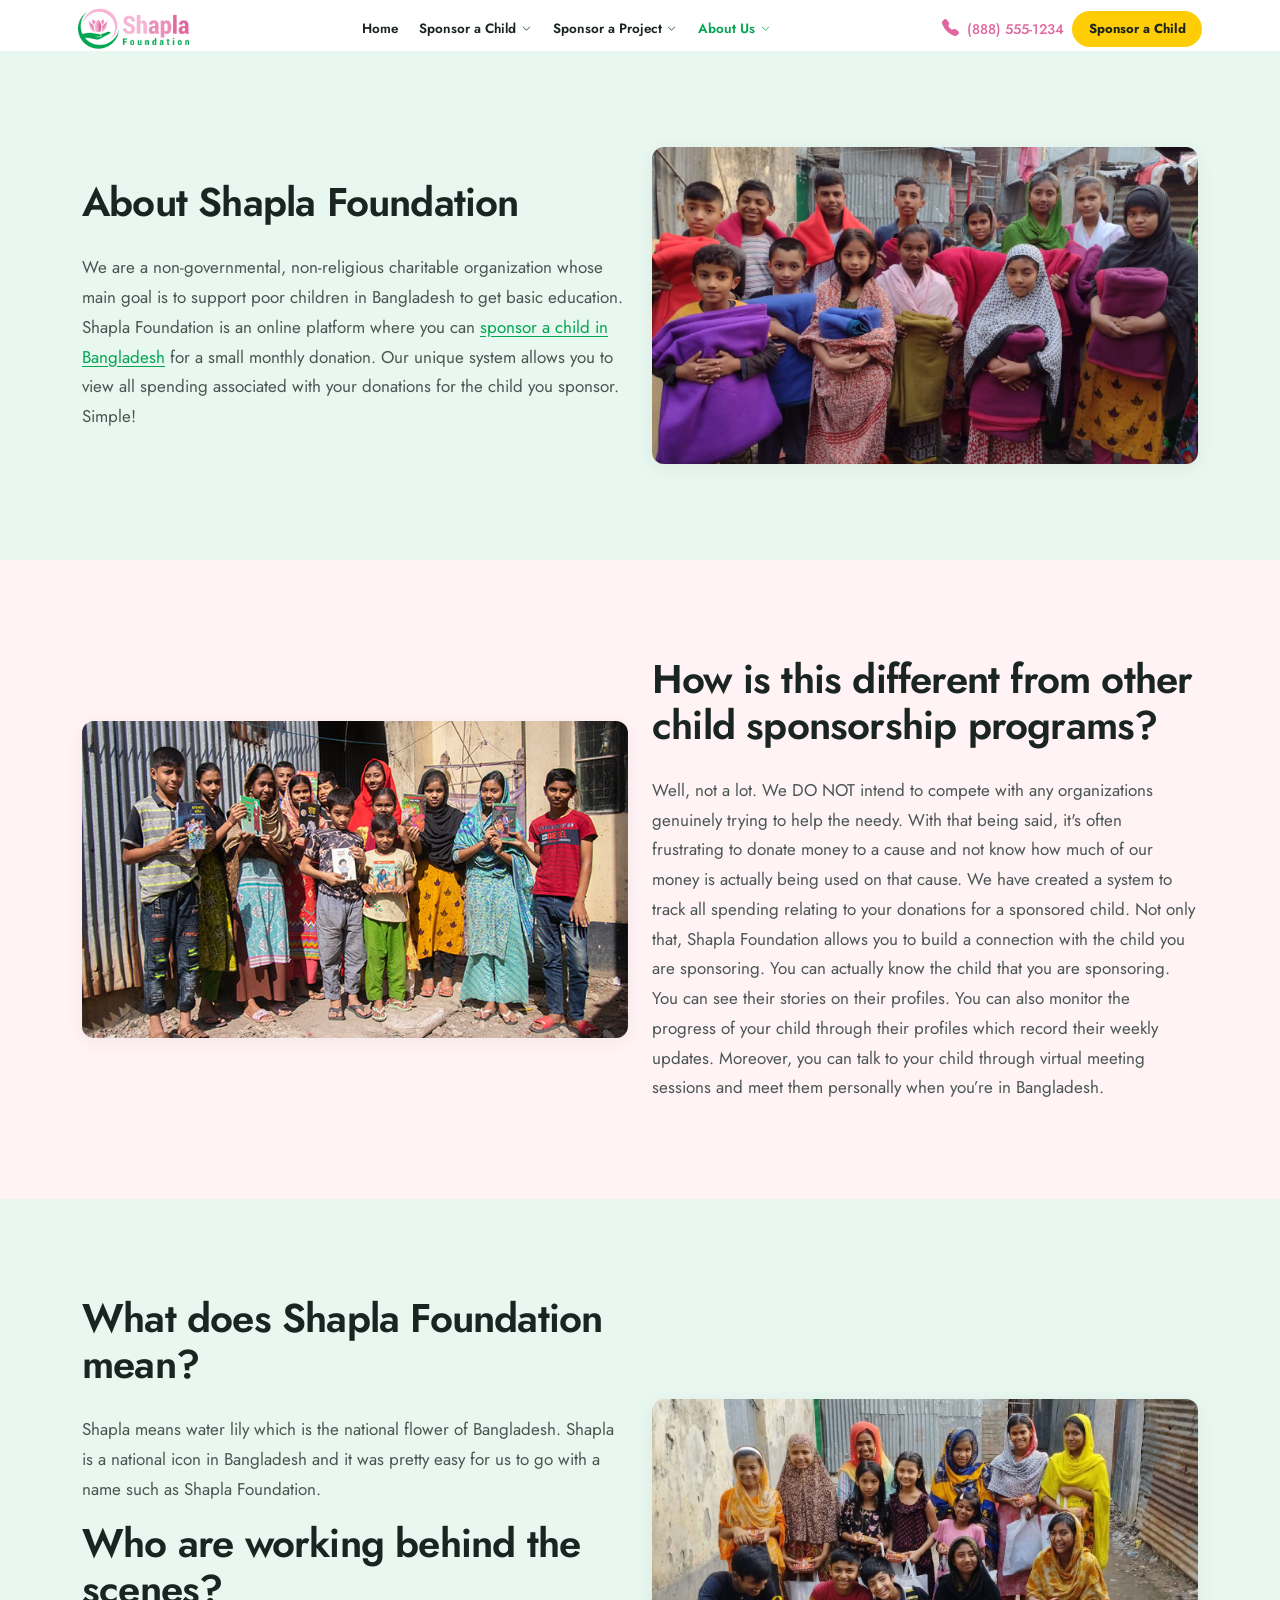
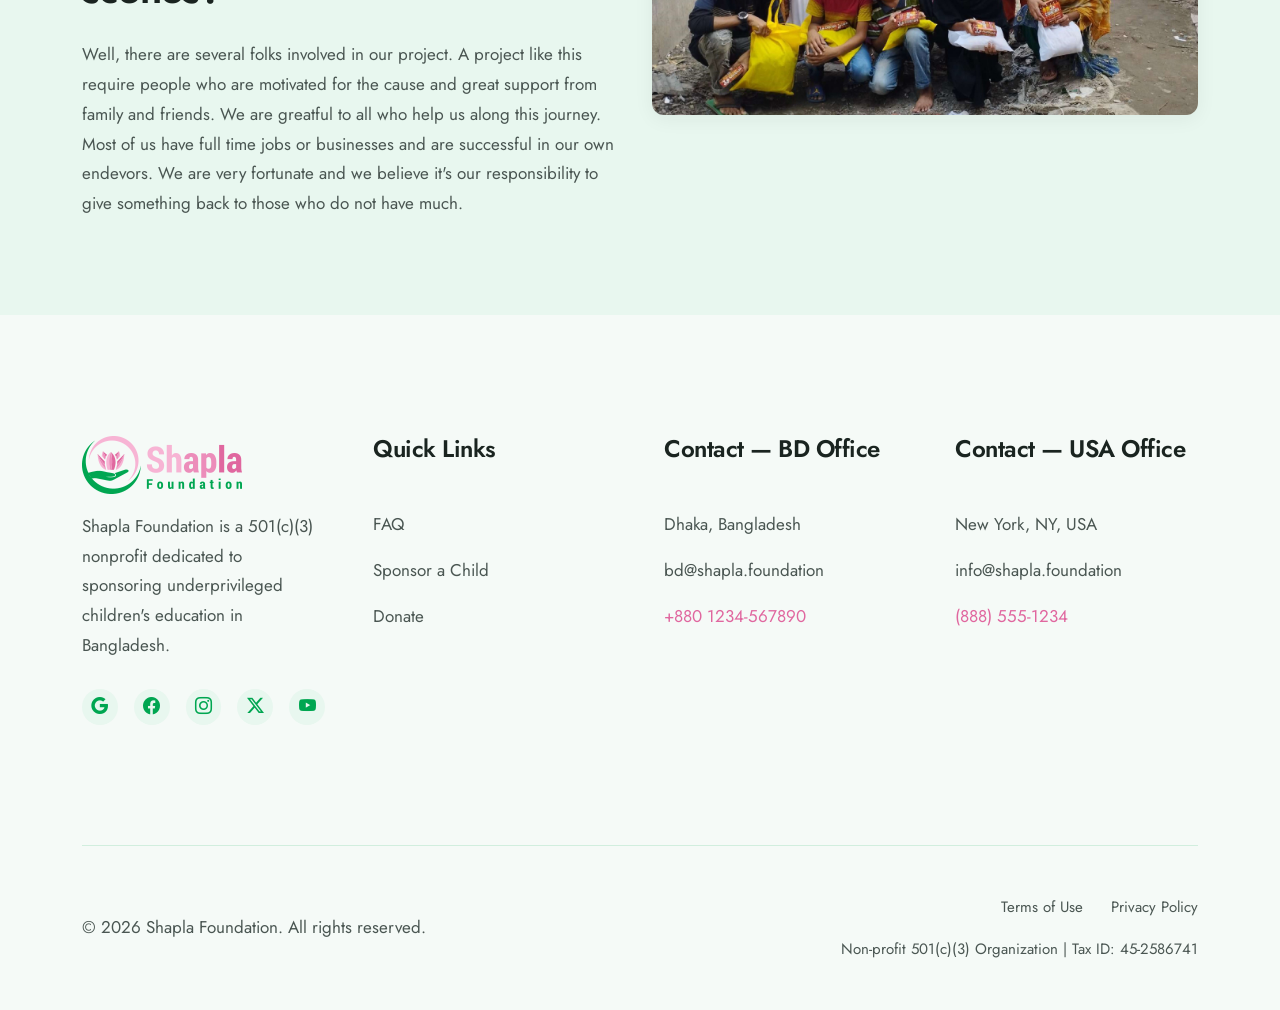
<file: about-us.html>
<!doctype html>
<html lang="en">
  <head>
    <meta charset="UTF-8" />
    <meta name="viewport" content="width=device-width, initial-scale=1.0" />
    <link rel="shortcut icon" href="./images/favicon.ico" />
    <meta
      name="description"
      content="Learn about Shapla Foundation — a nonprofit helping underprivileged children in Bangladesh access education through transparent child sponsorship."
    />
    <title>Shapla Foundation | About Us</title>

    <!-- Bootstrap 5 CSS -->
    <link
      href="https://cdn.jsdelivr.net/npm/bootstrap@5.3.3/dist/css/bootstrap.min.css"
      rel="stylesheet"
      integrity="sha384-QWTKZyjpPEjISv5WaRU9OFeRpok6YctnYmDr5pNlyT2bRjXh0JMhjY6hW+ALEwIH"
      crossorigin="anonymous"
    />

    <!-- Bootstrap Icons -->
    <link
      rel="stylesheet"
      href="https://cdn.jsdelivr.net/npm/bootstrap-icons@1.11.3/font/bootstrap-icons.min.css"
    />

    <!-- Custom styles -->
    <link rel="stylesheet" href="css/variables.css" />
    <link rel="stylesheet" href="css/style.css" />
    <link rel="stylesheet" href="css/template.css" />
    <link rel="stylesheet" href="css/inner-pages.css" />
  </head>
  <body>
    <!-- 1. Header -->
    <header class="site-header" id="siteHeader">
      <div class="container">
        <div class="site-header__inner">
          <a
            href="/"
            class="site-header__logo"
            aria-label="Shapla Foundation home"
          >
            <img
              src="./images/shaplafoundation-logo.png"
              alt="Shapla Foundation"
              width="160"
              height="61"
            />
          </a>

          <nav class="site-nav d-none d-lg-block" aria-label="Main navigation">
            <ul class="nav site-nav__list">
              <li class="nav-item">
                <a class="nav-link" href="/">Home</a>
              </li>

              <li class="nav-item nav-item--mega" data-mega="sponsor-child">
                <button
                  type="button"
                  class="nav-link nav-link--mega"
                  aria-expanded="false"
                  aria-controls="mega-sponsor-child"
                >
                  Sponsor a Child
                  <i
                    class="bi bi-chevron-down nav-link__chevron"
                    aria-hidden="true"
                  ></i>
                </button>
              </li>

              <li class="nav-item nav-item--mega" data-mega="sponsor-project">
                <button
                  type="button"
                  class="nav-link nav-link--mega"
                  aria-expanded="false"
                  aria-controls="mega-sponsor-project"
                >
                  Sponsor a Project
                  <i
                    class="bi bi-chevron-down nav-link__chevron"
                    aria-hidden="true"
                  ></i>
                </button>
              </li>

              <li class="nav-item nav-item--mega" data-mega="about">
                <button
                  type="button"
                  class="nav-link nav-link--mega active"
                  aria-expanded="false"
                  aria-controls="mega-about"
                >
                  About Us
                  <i
                    class="bi bi-chevron-down nav-link__chevron"
                    aria-hidden="true"
                  ></i>
                </button>
              </li>
            </ul>
          </nav>

          <div class="site-header__actions d-none d-lg-flex align-items-center">
            <a href="tel:+18885551234" class="site-header__phone">
              <i class="bi bi-telephone-fill" aria-hidden="true"></i>
              <span class="site-header__phone-text">(888) 555-1234</span>
            </a>
            <a
              href="https://www.paypal.com/donate/?hosted_button_id=SG6KT5EYHV5QE"
              class="btn-pill btn-accent-pill site-header__cta"
              ><span class="site-header__cta-long">Sponsor a Child</span
              ><span class="site-header__cta-short">Sponsor</span></a
            >
          </div>

          <button
            class="site-header__toggle d-lg-none"
            type="button"
            data-bs-toggle="offcanvas"
            data-bs-target="#mobileNav"
            aria-controls="mobileNav"
            aria-label="Open navigation menu"
          >
            <i class="bi bi-list" aria-hidden="true"></i>
          </button>
        </div>

        <!-- Desktop mega menu — half-screen panel -->
        <div class="mega-menu" id="megaMenu" aria-hidden="true">
          <div
            class="mega-menu__backdrop"
            data-mega-close
            aria-hidden="true"
          ></div>
          <div class="mega-menu__panel">
            <div class="container h-100">
              <div class="mega-menu__panels">
                <div
                  class="mega-menu__content"
                  id="mega-sponsor-child"
                  data-panel="sponsor-child"
                  hidden
                >
                  <div class="row g-4 g-xl-5">
                    <div class="col-lg-4 mega-menu__intro">
                      <p class="mega-menu__eyebrow">Child Sponsorship</p>
                      <h3 class="mega-menu__title">
                        Give a child the gift of education
                      </h3>
                      <p class="mega-menu__desc">
                        Connect with a child in Bangladesh for as little as
                        $30/month and follow their journey with full
                        transparency.
                      </p>
                      <a
                        href="./sponsor-a-child.html"
                        class="btn-pill btn-accent-pill"
                        >Sponsor a Child</a
                      >
                    </div>
                    <div class="col-lg-8">
                      <div class="mega-menu__grid">
                        <a
                          href="/sponsor-a-child/awaiting-sponsorship"
                          class="mega-menu__link"
                        >
                          <span class="mega-menu__link-icon"
                            ><i class="bi bi-people-fill" aria-hidden="true"></i
                          ></span>
                          <span class="mega-menu__link-text">
                            <strong>Awaiting Sponsorship</strong>
                            <small
                              >Meet children ready for a sponsor today</small
                            >
                          </span>
                        </a>
                        <a
                          href="/sponsor-a-child/currently-sponsored"
                          class="mega-menu__link"
                        >
                          <span class="mega-menu__link-icon"
                            ><i
                              class="bi bi-person-check-fill"
                              aria-hidden="true"
                            ></i
                          ></span>
                          <span class="mega-menu__link-text">
                            <strong>Currently Sponsored</strong>
                            <small
                              >See children currently under sponsorship</small
                            >
                          </span>
                        </a>
                        <a href="/sponsor-a-child/faq" class="mega-menu__link">
                          <span class="mega-menu__link-icon"
                            ><i
                              class="bi bi-question-circle-fill"
                              aria-hidden="true"
                            ></i
                          ></span>
                          <span class="mega-menu__link-text">
                            <strong>Frequently Asked Questions</strong>
                            <small>Answers to common sponsor questions</small>
                          </span>
                        </a>
                        <a
                          href="/sponsor-a-child/activity-programs"
                          class="mega-menu__link"
                        >
                          <span class="mega-menu__link-icon"
                            ><i
                              class="bi bi-calendar-event-fill"
                              aria-hidden="true"
                            ></i
                          ></span>
                          <span class="mega-menu__link-text">
                            <strong>Activity Programs</strong>
                            <small
                              >Events and activities for sponsored
                              children</small
                            >
                          </span>
                        </a>
                        <a
                          href="/sponsor-a-child/completed-sponsorship"
                          class="mega-menu__link"
                        >
                          <span class="mega-menu__link-icon"
                            ><i
                              class="bi bi-check-circle-fill"
                              aria-hidden="true"
                            ></i
                          ></span>
                          <span class="mega-menu__link-text">
                            <strong>Completed Sponsorship</strong>
                            <small>Stories from completed sponsorship</small>
                          </span>
                        </a>
                      </div>
                    </div>
                  </div>
                </div>

                <div
                  class="mega-menu__content"
                  id="mega-sponsor-project"
                  data-panel="sponsor-project"
                  hidden
                >
                  <div class="row g-4 g-xl-5">
                    <div class="col-lg-4 mega-menu__intro">
                      <p class="mega-menu__eyebrow">Community Impact</p>
                      <h3 class="mega-menu__title">
                        Fund projects that uplift entire communities
                      </h3>
                      <p class="mega-menu__desc">
                        Support libraries, health programs, and infrastructure
                        that help children and families thrive together.
                      </p>
                      <a
                        href="/sponsor-a-project"
                        class="btn-pill btn-primary-pill"
                        >View Projects</a
                      >
                    </div>
                    <div class="col-lg-8">
                      <div class="mega-menu__grid">
                        <a
                          href="/sponsor-a-project/current-projects"
                          class="mega-menu__link"
                        >
                          <span class="mega-menu__link-icon"
                            ><i class="bi bi-kanban-fill" aria-hidden="true"></i
                          ></span>
                          <span class="mega-menu__link-text">
                            <strong>Current Projects</strong>
                            <small
                              >Active community projects open for
                              sponsorship</small
                            >
                          </span>
                        </a>
                        <a
                          href="/sponsor-a-project/past-projects"
                          class="mega-menu__link"
                        >
                          <span class="mega-menu__link-icon"
                            ><i
                              class="bi bi-clock-history"
                              aria-hidden="true"
                            ></i
                          ></span>
                          <span class="mega-menu__link-text">
                            <strong>Past Projects</strong>
                            <small
                              >Completed projects and their lasting
                              impact</small
                            >
                          </span>
                        </a>
                        <a
                          href="/sponsor-a-project/zakat-donation"
                          class="mega-menu__link"
                        >
                          <span class="mega-menu__link-icon"
                            ><i class="bi bi-heart-fill" aria-hidden="true"></i
                          ></span>
                          <span class="mega-menu__link-text">
                            <strong>Zakat Donation</strong>
                            <small
                              >Give your Zakat to support children in
                              need</small
                            >
                          </span>
                        </a>
                        <a href="/library" class="mega-menu__link">
                          <span class="mega-menu__link-icon"
                            ><i class="bi bi-book-fill" aria-hidden="true"></i
                          ></span>
                          <span class="mega-menu__link-text">
                            <strong>Shapla Foundation Library</strong>
                            <small>Bring books to rural villages</small>
                          </span>
                        </a>
                      </div>
                    </div>
                  </div>
                </div>

                <div
                  class="mega-menu__content"
                  id="mega-blog"
                  data-panel="blog"
                  hidden
                >
                  <div class="row g-4 g-xl-5">
                    <div class="col-lg-4 mega-menu__intro">
                      <p class="mega-menu__eyebrow">Stories &amp; Updates</p>
                      <h3 class="mega-menu__title">
                        See the impact your support creates
                      </h3>
                      <p class="mega-menu__desc">
                        Read success stories, program updates, and news from the
                        children and communities we serve.
                      </p>
                      <a href="/blog" class="btn-pill btn-primary-pill"
                        >Read the Blog</a
                      >
                    </div>
                    <div class="col-lg-8">
                      <div class="mega-menu__grid">
                        <a href="/blog/impact-stories" class="mega-menu__link">
                          <span class="mega-menu__link-icon"
                            ><i class="bi bi-stars" aria-hidden="true"></i
                          ></span>
                          <span class="mega-menu__link-text">
                            <strong>Impact Stories</strong>
                            <small>Real outcomes from sponsored children</small>
                          </span>
                        </a>
                        <a href="/blog/news" class="mega-menu__link">
                          <span class="mega-menu__link-icon"
                            ><i class="bi bi-newspaper" aria-hidden="true"></i
                          ></span>
                          <span class="mega-menu__link-text">
                            <strong>News &amp; Updates</strong>
                            <small>Latest from Shapla Foundation</small>
                          </span>
                        </a>
                        <a href="/blog/events" class="mega-menu__link">
                          <span class="mega-menu__link-icon"
                            ><i
                              class="bi bi-calendar-event-fill"
                              aria-hidden="true"
                            ></i
                          ></span>
                          <span class="mega-menu__link-text">
                            <strong>Events &amp; Celebrations</strong>
                            <small>Pohela Boishakh, Eid, and more</small>
                          </span>
                        </a>
                        <a href="/blog/ssc-success" class="mega-menu__link">
                          <span class="mega-menu__link-icon"
                            ><i
                              class="bi bi-mortarboard-fill"
                              aria-hidden="true"
                            ></i
                          ></span>
                          <span class="mega-menu__link-text">
                            <strong>Education Milestones</strong>
                            <small>SSC results and academic wins</small>
                          </span>
                        </a>
                      </div>
                    </div>
                  </div>
                </div>

                <div
                  class="mega-menu__content"
                  id="mega-about"
                  data-panel="about"
                  hidden
                >
                  <div class="row g-4 g-xl-5">
                    <div class="col-lg-4 mega-menu__intro">
                      <p class="mega-menu__eyebrow">Our Organization</p>
                      <h3 class="mega-menu__title">
                        Built on transparency and trust
                      </h3>
                      <p class="mega-menu__desc">
                        Learn about our mission, team, and the values that guide
                        every program we run in Bangladesh.
                      </p>
                      <a href="./about-us.html" class="btn-pill btn-primary-pill"
                        >About Us</a
                      >
                    </div>
                    <div class="col-lg-8">
                      <div class="mega-menu__grid">
                        <a
                          href="/about-us/sponsored-child-visit-form"
                          class="mega-menu__link"
                        >
                          <span class="mega-menu__link-icon"
                            ><i
                              class="bi bi-pin-map-fill"
                              aria-hidden="true"
                            ></i
                          ></span>
                          <span class="mega-menu__link-text">
                            <strong>Visit Your Child</strong>
                            <small>Plan a visit to your sponsored child</small>
                          </span>
                        </a>
                        <a href="/about-us/careers" class="mega-menu__link">
                          <span class="mega-menu__link-icon"
                            ><i
                              class="bi bi-briefcase-fill"
                              aria-hidden="true"
                            ></i
                          ></span>
                          <span class="mega-menu__link-text">
                            <strong>Careers</strong>
                            <small>Join our team and make a difference</small>
                          </span>
                        </a>
                        <a
                          href="/about-us/virtual-meeting-with-sponsored-child"
                          class="mega-menu__link"
                        >
                          <span class="mega-menu__link-icon"
                            ><i
                              class="bi bi-camera-video-fill"
                              aria-hidden="true"
                            ></i
                          ></span>
                          <span class="mega-menu__link-text">
                            <strong>Virtual Meeting With Child</strong>
                            <small
                              >Connect with your sponsored child online</small
                            >
                          </span>
                        </a>
                        <a
                          href="/about-us/success-stories"
                          class="mega-menu__link"
                        >
                          <span class="mega-menu__link-icon"
                            ><i class="bi bi-trophy-fill" aria-hidden="true"></i
                          ></span>
                          <span class="mega-menu__link-text">
                            <strong>Success Stories</strong>
                            <small>See the impact of your support</small>
                          </span>
                        </a>
                        <a
                          href="/about-us/meet-the-team"
                          class="mega-menu__link"
                        >
                          <span class="mega-menu__link-icon"
                            ><i class="bi bi-people-fill" aria-hidden="true"></i
                          ></span>
                          <span class="mega-menu__link-text">
                            <strong>Meet the Team</strong>
                            <small>Meet the people behind our mission</small>
                          </span>
                        </a>
                        <a href="/about-us/reviews" class="mega-menu__link">
                          <span class="mega-menu__link-icon"
                            ><i
                              class="bi bi-chat-quote-fill"
                              aria-hidden="true"
                            ></i
                          ></span>
                          <span class="mega-menu__link-text">
                            <strong>Reviews</strong>
                            <small>What sponsors and donors say about us</small>
                          </span>
                        </a>
                        <a
                          href="/about-us/awards-and-affiliations"
                          class="mega-menu__link"
                        >
                          <span class="mega-menu__link-icon"
                            ><i class="bi bi-award-fill" aria-hidden="true"></i
                          ></span>
                          <span class="mega-menu__link-text">
                            <strong>Affiliations</strong>
                            <small>Awards and partner organizations</small>
                          </span>
                        </a>
                        <a href="/about-us/contact-us" class="mega-menu__link">
                          <span class="mega-menu__link-icon"
                            ><i
                              class="bi bi-envelope-fill"
                              aria-hidden="true"
                            ></i
                          ></span>
                          <span class="mega-menu__link-text">
                            <strong>Contact Us</strong>
                            <small>Bangladesh &amp; USA offices</small>
                          </span>
                        </a>
                      </div>
                    </div>
                  </div>
                </div>
              </div>
            </div>
          </div>
        </div>
      </div>
    </header>

    <!-- Mobile offcanvas nav -->
    <div
      class="offcanvas offcanvas-end offcanvas-nav"
      tabindex="-1"
      id="mobileNav"
      aria-labelledby="mobileNavLabel"
    >
      <div class="offcanvas-header">
        <div class="offcanvas-nav__brand" id="mobileNavLabel">
          <img
            src="./images/shaplafoundation-logo.png"
            alt="Shapla Foundation"
            width="160"
            height="61"
          />
        </div>
        <button
          type="button"
          class="btn-close"
          data-bs-dismiss="offcanvas"
          aria-label="Close navigation menu"
        ></button>
      </div>
      <div class="offcanvas-body">
        <nav class="mobile-nav" aria-label="Mobile navigation">
          <ul class="mobile-nav__list">
            <li><a class="mobile-nav__link" href="/">Home</a></li>

            <li class="mobile-nav__group">
              <button
                class="mobile-nav__toggle"
                type="button"
                aria-expanded="false"
                aria-controls="mobile-sub-sponsor-child"
              >
                Sponsor a Child
                <i class="bi bi-chevron-down" aria-hidden="true"></i>
              </button>
              <ul class="mobile-nav__sub" id="mobile-sub-sponsor-child" hidden>
                <li>
                  <a href="/sponsor-a-child/awaiting-sponsorship"
                    >Awaiting Sponsorship</a
                  >
                </li>
                <li>
                  <a href="/sponsor-a-child/currently-sponsored"
                    >Currently Sponsored</a
                  >
                </li>
                <li>
                  <a href="/sponsor-a-child/faq">Frequently Asked Questions</a>
                </li>
                <li>
                  <a href="/sponsor-a-child/activity-programs"
                    >Activity Programs</a
                  >
                </li>
                <li>
                  <a href="/sponsor-a-child/completed-sponsorship"
                    >Completed Sponsorship</a
                  >
                </li>
              </ul>
            </li>

            <li class="mobile-nav__group">
              <button
                class="mobile-nav__toggle"
                type="button"
                aria-expanded="false"
                aria-controls="mobile-sub-sponsor-project"
              >
                Sponsor a Project
                <i class="bi bi-chevron-down" aria-hidden="true"></i>
              </button>
              <ul
                class="mobile-nav__sub"
                id="mobile-sub-sponsor-project"
                hidden
              >
                <li>
                  <a href="/sponsor-a-project/current-projects"
                    >Current Projects</a
                  >
                </li>
                <li>
                  <a href="/sponsor-a-project/past-projects">Past Projects</a>
                </li>
                <li>
                  <a href="/sponsor-a-project/zakat-donation">Zakat Donation</a>
                </li>
                <li><a href="/library">Shapla Foundation Library</a></li>
              </ul>
            </li>

            <li class="mobile-nav__group">
              <button
                class="mobile-nav__toggle"
                type="button"
                aria-expanded="false"
                aria-controls="mobile-sub-blog"
              >
                Blog
                <i class="bi bi-chevron-down" aria-hidden="true"></i>
              </button>
              <ul class="mobile-nav__sub" id="mobile-sub-blog" hidden>
                <li><a href="/blog">All Posts</a></li>
                <li><a href="/blog/impact-stories">Impact Stories</a></li>
                <li><a href="/blog/news">News &amp; Updates</a></li>
                <li><a href="/blog/events">Events &amp; Celebrations</a></li>
                <li><a href="/blog/ssc-success">Education Milestones</a></li>
              </ul>
            </li>

            <li class="mobile-nav__group">
              <button
                class="mobile-nav__toggle"
                type="button"
                aria-expanded="false"
                aria-controls="mobile-sub-about"
              >
                About Us
                <i class="bi bi-chevron-down" aria-hidden="true"></i>
              </button>
              <ul class="mobile-nav__sub" id="mobile-sub-about" hidden>
                <li>
                  <a href="/about-us/sponsored-child-visit-form"
                    >Visit Your Child</a
                  >
                </li>
                <li><a href="/about-us/careers">Careers</a></li>
                <li>
                  <a href="/about-us/virtual-meeting-with-sponsored-child"
                    >Virtual Meeting With Child</a
                  >
                </li>
                <li><a href="/about-us/success-stories">Success Stories</a></li>
                <li><a href="/about-us/meet-the-team">Meet the Team</a></li>
                <li><a href="/about-us/reviews">Reviews</a></li>
                <li>
                  <a href="/about-us/awards-and-affiliations">Affiliations</a>
                </li>
                <li><a href="/about-us/contact-us">Contact Us</a></li>
              </ul>
            </li>
          </ul>
        </nav>
        <div class="mt-4">
          <a
            href="tel:+18885551234"
            class="site-header__phone d-inline-flex mb-3"
          >
            <i class="bi bi-telephone-fill" aria-hidden="true"></i>
            (888) 555-1234
          </a>
          <a
            href="https://www.paypal.com/donate/?hosted_button_id=SG6KT5EYHV5QE"
            class="btn-pill btn-accent-pill w-100"
            >Sponsor a Child</a
          >
        </div>
      </div>
    </div>

        <main>
      <section class="common-sec">
        <div class="container">
          <div class="row justify-content-center align-items-center">
            <div class="col-lg-6 mb-4 mb-lg-0 order-lg-last">
              <img
                src="./images/about-shapla-foundation.jpg"
                alt="About Shapla Foundation"
              />
            </div>
            <div class="col-lg-6">
              <h1>About Shapla Foundation</h1>
              <p>
                We are a non-governmental, non-religious charitable organization
                whose main goal is to support poor children in Bangladesh to get
                basic education. Shapla Foundation is an online platform where
                you can
                <a href="./sponsor-a-child.html">sponsor a child in Bangladesh</a> for
                a small monthly donation. Our unique system allows you to view
                all spending associated with your donations for the child you
                sponsor. Simple!
              </p>
            </div>
          </div>
        </div>
      </section>

      <section class="common-sec">
        <div class="container">
          <div class="row justify-content-center align-items-center">
            <div class="col-lg-6 mb-4 mb-lg-0">
              <img
                src="./images/how-is-this-different-from-other-child-sponsorship-programs.jpg"
                alt="Shapla Foundation is different from other child sponsorship programs"
              />
            </div>
            <div class="col-lg-6">
              <h2>
                How is this different from other child sponsorship programs?
              </h2>
              <p>
                Well, not a lot. We DO NOT intend to compete with any
                organizations genuinely trying to help the needy. With that being
                said, it's often frustrating to donate money to a cause and not
                know how much of our money is actually being used on that cause.
                We have created a system to track all spending relating to your
                donations for a sponsored child. Not only that, Shapla Foundation
                allows you to build a connection with the child you are
                sponsoring. You can actually know the child that you are
                sponsoring. You can see their stories on their profiles. You can
                also monitor the progress of your child through their profiles
                which record their weekly updates. Moreover, you can talk to
                your child through virtual meeting sessions and meet them
                personally when you’re in Bangladesh.
              </p>
            </div>
          </div>
        </div>
      </section>

      <section class="common-sec">
        <div class="container">
          <div class="row justify-content-center align-items-center">
            <div class="col-lg-6 mb-4 mb-lg-0 order-lg-last">
              <img
                src="./images/distribute-eid-gifts-child.jpg"
                alt="Distributing Eid Gifts to The Child"
              />
            </div>
            <div class="col-lg-6">
              <h3>What does Shapla Foundation mean?</h3>
              <p>
                Shapla means water lily which is the national flower of
                Bangladesh. Shapla is a national icon in Bangladesh and it was
                pretty easy for us to go with a name such as Shapla Foundation.
              </p>
              <h3>Who are working behind the scenes?</h3>
              <p>
                Well, there are several folks involved in our project. A project
                like this require people who are motivated for the cause and
                great support from family and friends. We are greatful to all who
                help us along this journey. Most of us have full time jobs or
                businesses and are successful in our own endevors. We are very
                fortunate and we believe it's our responsibility to give
                something back to those who do not have much.
              </p>
            </div>
          </div>
        </div>
      </section>
    </main>


    <!-- 10. Footer -->
    <footer class="site-footer">
      <div class="container">
        <div class="row g-4 g-lg-5">
          <div class="col-md-6 col-lg-3">
            <div class="footer-logo mb-3">
              <img
                src="./images/shaplafoundation-logo.png"
                alt="Shapla Foundation"
                width="160"
                height="61"
              />
            </div>
            <p>
              Shapla Foundation is a 501(c)(3) nonprofit dedicated to sponsoring
              underprivileged children's education in Bangladesh.
            </p>
            <div class="footer-social">
              <a
                href="https://share.google/HUxDUYWqmraYpXi5o"
                aria-label="Follow Shapla Foundation on Google"
                ><i class="bi bi-google" aria-hidden="true"></i
              ></a>
              <a
                href="https://www.facebook.com/shaplafoundation/"
                aria-label="Follow Shapla Foundation on Facebook"
                ><i class="bi bi-facebook" aria-hidden="true"></i
              ></a>
              <a
                href="https://www.instagram.com/shapla_foundation/"
                aria-label="Follow Shapla Foundation on Instagram"
                ><i class="bi bi-instagram" aria-hidden="true"></i
              ></a>
              <a
                href="https://twitter.com/ShaplaF"
                aria-label="Follow Shapla Foundation on X"
                ><i class="bi bi-twitter-x" aria-hidden="true"></i
              ></a>
              <a
                href="https://www.youtube.com/user/shaplafoundation"
                aria-label="Follow Shapla Foundation on YouTube"
                ><i class="bi bi-youtube" aria-hidden="true"></i
              ></a>
            </div>
          </div>
          <div class="col-md-6 col-lg-3">
            <h3>Quick Links</h3>
            <ul>
              <li><a href="/faq">FAQ</a></li>
              <li><a href="./sponsor-a-child.html">Sponsor a Child</a></li>
              <li>
                <a
                  href="https://www.paypal.com/donate/?hosted_button_id=SG6KT5EYHV5QE"
                  >Donate</a
                >
              </li>
            </ul>
          </div>
          <div class="col-md-6 col-lg-3">
            <h3>Contact — BD Office</h3>
            <ul>
              <li>Dhaka, Bangladesh</li>
              <li>
                <a href="mailto:bd@shapla.foundation">bd@shapla.foundation</a>
              </li>
              <li><a href="tel:+8801234567890">+880 1234-567890</a></li>
            </ul>
          </div>
          <div class="col-md-6 col-lg-3">
            <h3>Contact — USA Office</h3>
            <ul>
              <li><!-- TODO: replace placeholder copy -->New York, NY, USA</li>
              <li>
                <a href="mailto:info@shapla.foundation"
                  >info@shapla.foundation</a
                >
              </li>
              <li><a href="tel:+18885551234">(888) 555-1234</a></li>
            </ul>
          </div>
        </div>

        <div class="footer-bottom">
          <div class="row align-items-center g-3">
            <div class="col-md-6">
              <p class="mb-0">
                &copy; 2026 Shapla Foundation. All rights reserved.
              </p>
            </div>
            <div class="col-md-6">
              <div class="footer-bottom__links justify-content-md-end">
                <a href="/terms">Terms of Use</a>
                <a href="/privacy">Privacy Policy</a>
                <span
                  >Non-profit 501(c)(3) Organization | Tax ID: 45-2586741</span
                >
              </div>
            </div>
          </div>
        </div>
      </div>
    </footer>

    <!-- Bootstrap 5 JS Bundle -->
    <script
      src="https://cdn.jsdelivr.net/npm/bootstrap@5.3.3/dist/js/bootstrap.bundle.min.js"
      integrity="sha384-YvpcrYf0tY3lHB60NNkmXc5s9fDVZLESaAA55NDzOxhy9GkcIdslK1eN7N6jIeHz"
      crossorigin="anonymous"
    ></script>

    <!-- Custom JS -->
    <script src="js/main.js"></script>
  </body>
</html>
</file>
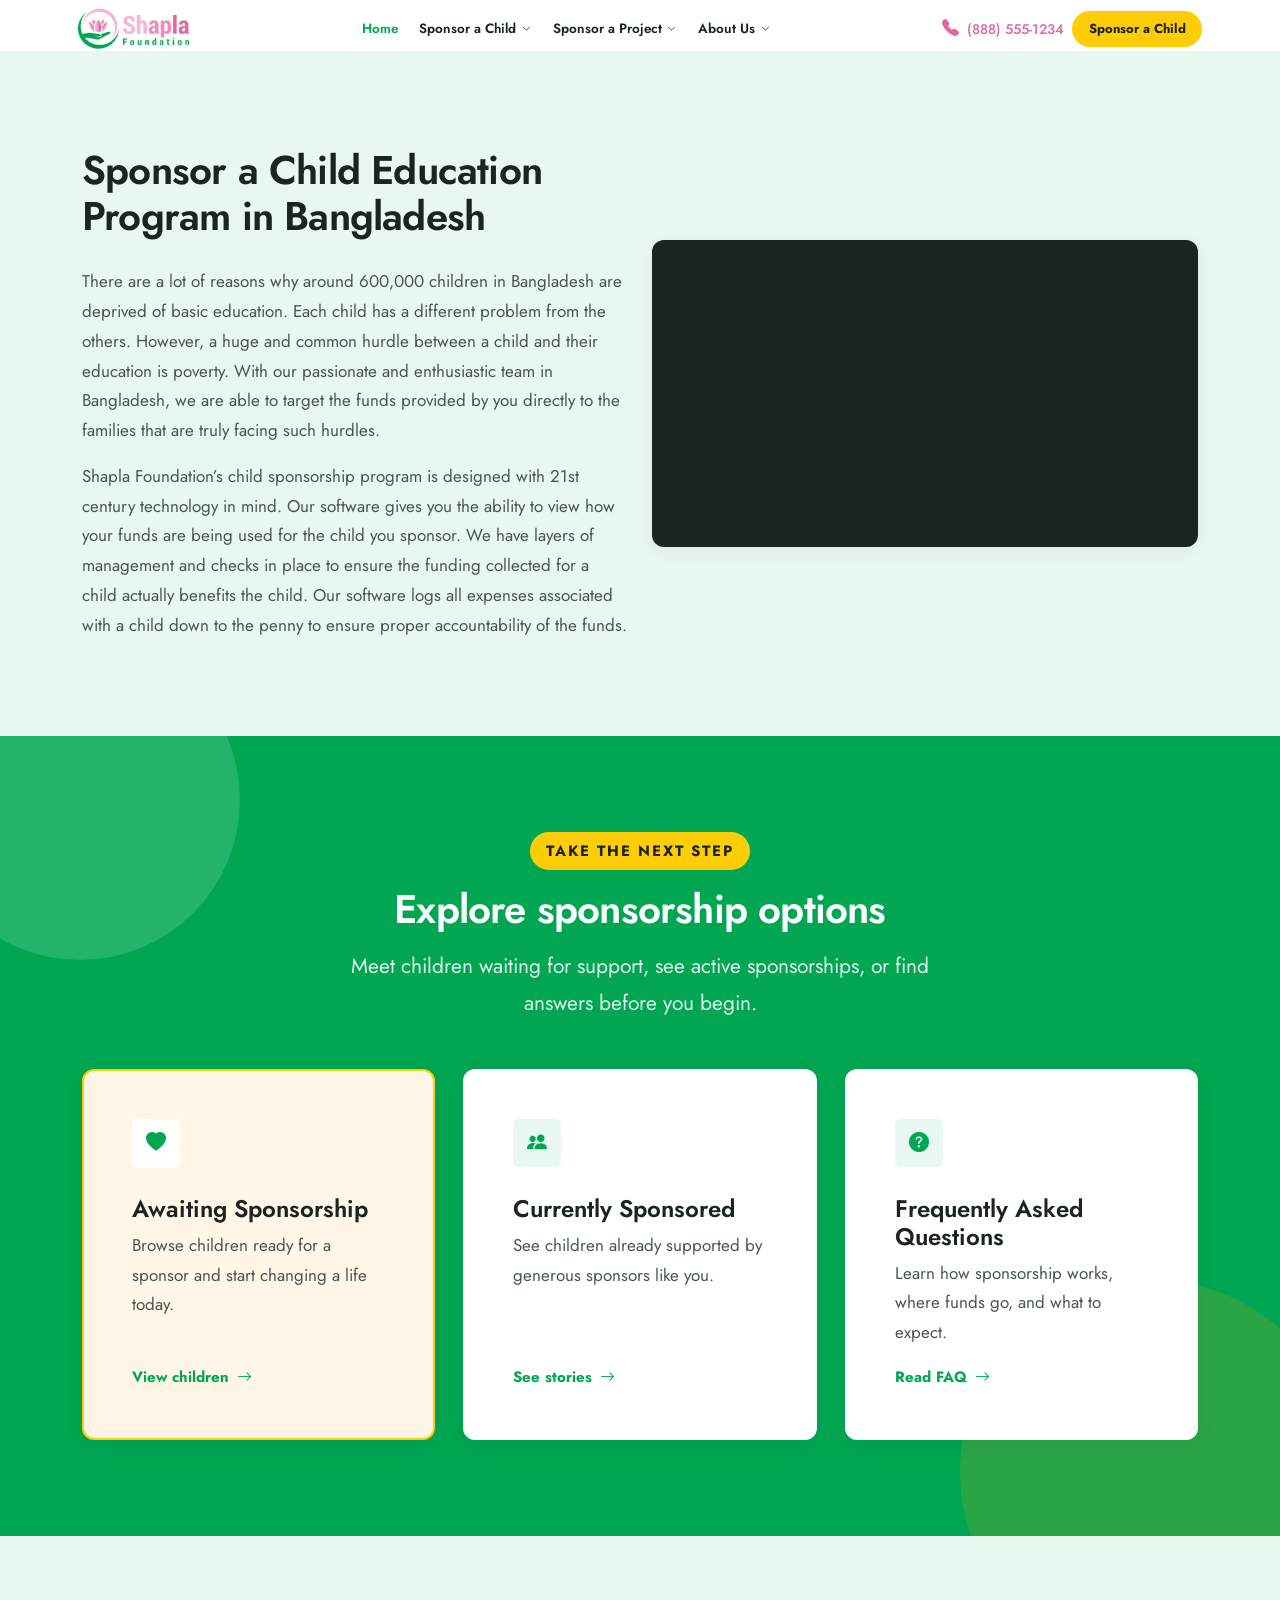
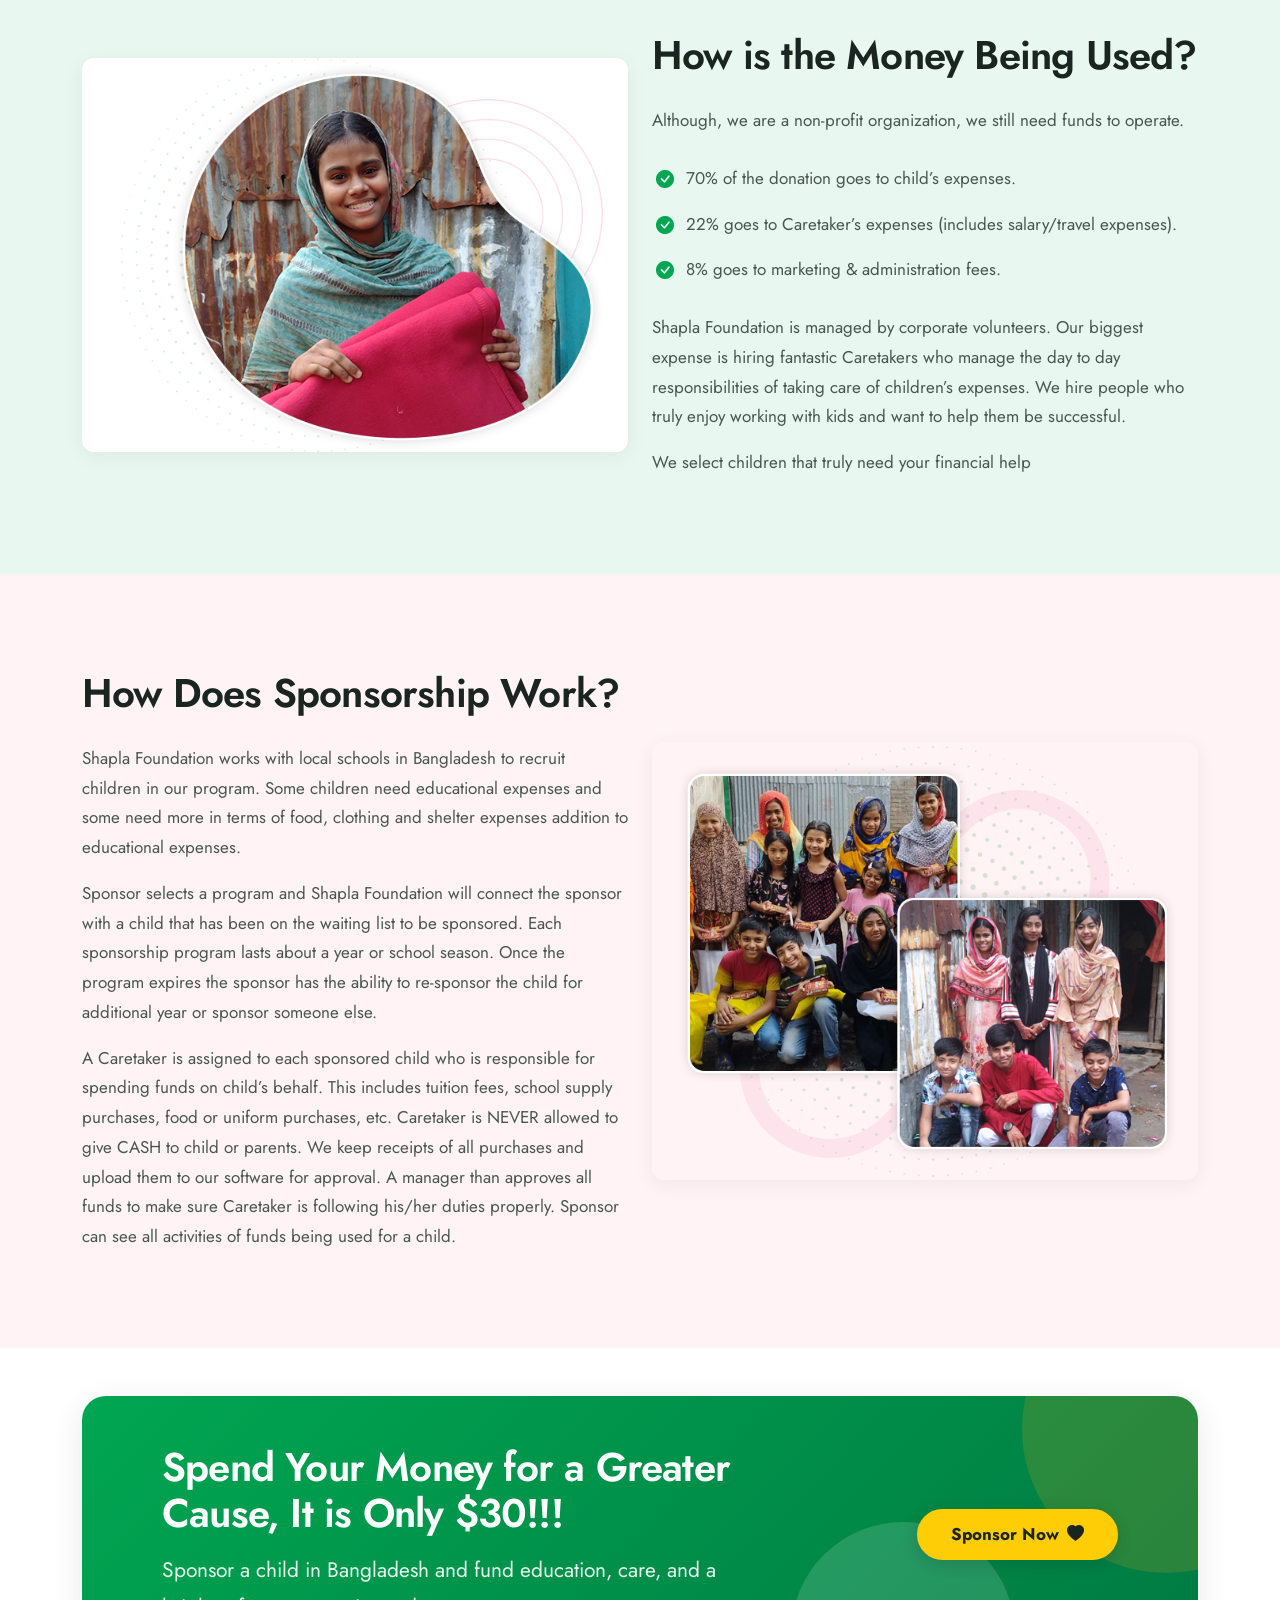
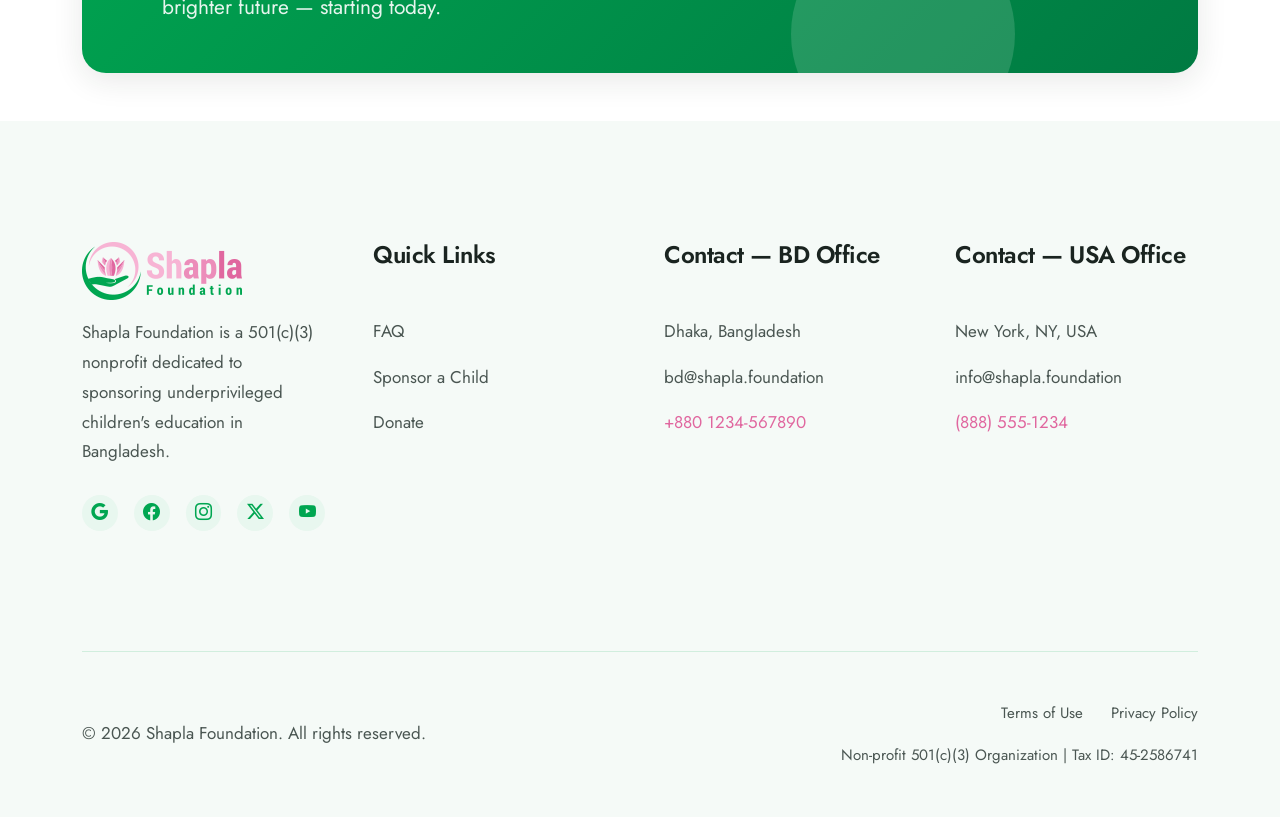
<file: sponsor-a-child.html>
<!doctype html>
<html lang="en">
  <head>
    <meta charset="UTF-8" />
    <meta name="viewport" content="width=device-width, initial-scale=1.0" />
    <link rel="shortcut icon" href="./images/favicon.ico" />
    <meta
      name="description"
      content="Shapla Foundation connects generous sponsors with underprivileged children across Bangladesh — funding education, health, and hope for a better future."
    />
    <title>Shapla Foundation | Sponsor a Child's Education in Bangladesh</title>

    <!-- Bootstrap 5 CSS -->
    <link
      href="https://cdn.jsdelivr.net/npm/bootstrap@5.3.3/dist/css/bootstrap.min.css"
      rel="stylesheet"
      integrity="sha384-QWTKZyjpPEjISv5WaRU9OFeRpok6YctnYmDr5pNlyT2bRjXh0JMhjY6hW+ALEwIH"
      crossorigin="anonymous"
    />

    <!-- Bootstrap Icons -->
    <link
      rel="stylesheet"
      href="https://cdn.jsdelivr.net/npm/bootstrap-icons@1.11.3/font/bootstrap-icons.min.css"
    />

    <!-- Custom styles -->
    <link rel="stylesheet" href="css/variables.css" />
    <link rel="stylesheet" href="css/style.css" />
    <link rel="stylesheet" href="css/template.css" />
    <link rel="stylesheet" href="css/inner-pages.css" />
  </head>
  <body>
    <!-- 1. Header -->
    <header class="site-header" id="siteHeader">
      <div class="container">
        <div class="site-header__inner">
          <a
            href="/"
            class="site-header__logo"
            aria-label="Shapla Foundation home"
          >
            <img
              src="./images/shaplafoundation-logo.png"
              alt="Shapla Foundation"
              width="160"
              height="61"
            />
          </a>

          <nav class="site-nav d-none d-lg-block" aria-label="Main navigation">
            <ul class="nav site-nav__list">
              <li class="nav-item">
                <a class="nav-link active" href="/">Home</a>
              </li>

              <li class="nav-item nav-item--mega" data-mega="sponsor-child">
                <button
                  type="button"
                  class="nav-link nav-link--mega"
                  aria-expanded="false"
                  aria-controls="mega-sponsor-child"
                >
                  Sponsor a Child
                  <i
                    class="bi bi-chevron-down nav-link__chevron"
                    aria-hidden="true"
                  ></i>
                </button>
              </li>

              <li class="nav-item nav-item--mega" data-mega="sponsor-project">
                <button
                  type="button"
                  class="nav-link nav-link--mega"
                  aria-expanded="false"
                  aria-controls="mega-sponsor-project"
                >
                  Sponsor a Project
                  <i
                    class="bi bi-chevron-down nav-link__chevron"
                    aria-hidden="true"
                  ></i>
                </button>
              </li>

              <li class="nav-item nav-item--mega" data-mega="about">
                <button
                  type="button"
                  class="nav-link nav-link--mega"
                  aria-expanded="false"
                  aria-controls="mega-about"
                >
                  About Us
                  <i
                    class="bi bi-chevron-down nav-link__chevron"
                    aria-hidden="true"
                  ></i>
                </button>
              </li>
            </ul>
          </nav>

          <div class="site-header__actions d-none d-lg-flex align-items-center">
            <a href="tel:+18885551234" class="site-header__phone">
              <i class="bi bi-telephone-fill" aria-hidden="true"></i>
              <span class="site-header__phone-text">(888) 555-1234</span>
            </a>
            <a
              href="https://www.paypal.com/donate/?hosted_button_id=SG6KT5EYHV5QE"
              class="btn-pill btn-accent-pill site-header__cta"
              ><span class="site-header__cta-long">Sponsor a Child</span
              ><span class="site-header__cta-short">Sponsor</span></a
            >
          </div>

          <button
            class="site-header__toggle d-lg-none"
            type="button"
            data-bs-toggle="offcanvas"
            data-bs-target="#mobileNav"
            aria-controls="mobileNav"
            aria-label="Open navigation menu"
          >
            <i class="bi bi-list" aria-hidden="true"></i>
          </button>
        </div>

        <!-- Desktop mega menu — half-screen panel -->
        <div class="mega-menu" id="megaMenu" aria-hidden="true">
          <div
            class="mega-menu__backdrop"
            data-mega-close
            aria-hidden="true"
          ></div>
          <div class="mega-menu__panel">
            <div class="container h-100">
              <div class="mega-menu__panels">
                <div
                  class="mega-menu__content"
                  id="mega-sponsor-child"
                  data-panel="sponsor-child"
                  hidden
                >
                  <div class="row g-4 g-xl-5">
                    <div class="col-lg-4 mega-menu__intro">
                      <p class="mega-menu__eyebrow">Child Sponsorship</p>
                      <h3 class="mega-menu__title">
                        Give a child the gift of education
                      </h3>
                      <p class="mega-menu__desc">
                        Connect with a child in Bangladesh for as little as
                        $30/month and follow their journey with full
                        transparency.
                      </p>
                      <a
                        href="/sponsor-a-child"
                        class="btn-pill btn-accent-pill"
                        >Sponsor a Child</a
                      >
                    </div>
                    <div class="col-lg-8">
                      <div class="mega-menu__grid">
                        <a
                          href="/sponsor-a-child/awaiting-sponsorship"
                          class="mega-menu__link"
                        >
                          <span class="mega-menu__link-icon"
                            ><i class="bi bi-people-fill" aria-hidden="true"></i
                          ></span>
                          <span class="mega-menu__link-text">
                            <strong>Awaiting Sponsorship</strong>
                            <small
                              >Meet children ready for a sponsor today</small
                            >
                          </span>
                        </a>
                        <a
                          href="/sponsor-a-child/currently-sponsored"
                          class="mega-menu__link"
                        >
                          <span class="mega-menu__link-icon"
                            ><i
                              class="bi bi-person-check-fill"
                              aria-hidden="true"
                            ></i
                          ></span>
                          <span class="mega-menu__link-text">
                            <strong>Currently Sponsored</strong>
                            <small
                              >See children currently under sponsorship</small
                            >
                          </span>
                        </a>
                        <a href="/sponsor-a-child/faq" class="mega-menu__link">
                          <span class="mega-menu__link-icon"
                            ><i
                              class="bi bi-question-circle-fill"
                              aria-hidden="true"
                            ></i
                          ></span>
                          <span class="mega-menu__link-text">
                            <strong>Frequently Asked Questions</strong>
                            <small>Answers to common sponsor questions</small>
                          </span>
                        </a>
                        <a
                          href="/sponsor-a-child/activity-programs"
                          class="mega-menu__link"
                        >
                          <span class="mega-menu__link-icon"
                            ><i
                              class="bi bi-calendar-event-fill"
                              aria-hidden="true"
                            ></i
                          ></span>
                          <span class="mega-menu__link-text">
                            <strong>Activity Programs</strong>
                            <small
                              >Events and activities for sponsored
                              children</small
                            >
                          </span>
                        </a>
                        <a
                          href="/sponsor-a-child/completed-sponsorship"
                          class="mega-menu__link"
                        >
                          <span class="mega-menu__link-icon"
                            ><i
                              class="bi bi-check-circle-fill"
                              aria-hidden="true"
                            ></i
                          ></span>
                          <span class="mega-menu__link-text">
                            <strong>Completed Sponsorship</strong>
                            <small>Stories from completed sponsorship</small>
                          </span>
                        </a>
                      </div>
                    </div>
                  </div>
                </div>

                <div
                  class="mega-menu__content"
                  id="mega-sponsor-project"
                  data-panel="sponsor-project"
                  hidden
                >
                  <div class="row g-4 g-xl-5">
                    <div class="col-lg-4 mega-menu__intro">
                      <p class="mega-menu__eyebrow">Community Impact</p>
                      <h3 class="mega-menu__title">
                        Fund projects that uplift entire communities
                      </h3>
                      <p class="mega-menu__desc">
                        Support libraries, health programs, and infrastructure
                        that help children and families thrive together.
                      </p>
                      <a
                        href="/sponsor-a-project"
                        class="btn-pill btn-primary-pill"
                        >View Projects</a
                      >
                    </div>
                    <div class="col-lg-8">
                      <div class="mega-menu__grid">
                        <a
                          href="/sponsor-a-project/current-projects"
                          class="mega-menu__link"
                        >
                          <span class="mega-menu__link-icon"
                            ><i class="bi bi-kanban-fill" aria-hidden="true"></i
                          ></span>
                          <span class="mega-menu__link-text">
                            <strong>Current Projects</strong>
                            <small
                              >Active community projects open for
                              sponsorship</small
                            >
                          </span>
                        </a>
                        <a
                          href="/sponsor-a-project/past-projects"
                          class="mega-menu__link"
                        >
                          <span class="mega-menu__link-icon"
                            ><i
                              class="bi bi-clock-history"
                              aria-hidden="true"
                            ></i
                          ></span>
                          <span class="mega-menu__link-text">
                            <strong>Past Projects</strong>
                            <small
                              >Completed projects and their lasting
                              impact</small
                            >
                          </span>
                        </a>
                        <a
                          href="/sponsor-a-project/zakat-donation"
                          class="mega-menu__link"
                        >
                          <span class="mega-menu__link-icon"
                            ><i class="bi bi-heart-fill" aria-hidden="true"></i
                          ></span>
                          <span class="mega-menu__link-text">
                            <strong>Zakat Donation</strong>
                            <small
                              >Give your Zakat to support children in
                              need</small
                            >
                          </span>
                        </a>
                        <a href="/library" class="mega-menu__link">
                          <span class="mega-menu__link-icon"
                            ><i class="bi bi-book-fill" aria-hidden="true"></i
                          ></span>
                          <span class="mega-menu__link-text">
                            <strong>Shapla Foundation Library</strong>
                            <small>Bring books to rural villages</small>
                          </span>
                        </a>
                      </div>
                    </div>
                  </div>
                </div>

                <div
                  class="mega-menu__content"
                  id="mega-blog"
                  data-panel="blog"
                  hidden
                >
                  <div class="row g-4 g-xl-5">
                    <div class="col-lg-4 mega-menu__intro">
                      <p class="mega-menu__eyebrow">Stories &amp; Updates</p>
                      <h3 class="mega-menu__title">
                        See the impact your support creates
                      </h3>
                      <p class="mega-menu__desc">
                        Read success stories, program updates, and news from the
                        children and communities we serve.
                      </p>
                      <a href="/blog" class="btn-pill btn-primary-pill"
                        >Read the Blog</a
                      >
                    </div>
                    <div class="col-lg-8">
                      <div class="mega-menu__grid">
                        <a href="/blog/impact-stories" class="mega-menu__link">
                          <span class="mega-menu__link-icon"
                            ><i class="bi bi-stars" aria-hidden="true"></i
                          ></span>
                          <span class="mega-menu__link-text">
                            <strong>Impact Stories</strong>
                            <small>Real outcomes from sponsored children</small>
                          </span>
                        </a>
                        <a href="/blog/news" class="mega-menu__link">
                          <span class="mega-menu__link-icon"
                            ><i class="bi bi-newspaper" aria-hidden="true"></i
                          ></span>
                          <span class="mega-menu__link-text">
                            <strong>News &amp; Updates</strong>
                            <small>Latest from Shapla Foundation</small>
                          </span>
                        </a>
                        <a href="/blog/events" class="mega-menu__link">
                          <span class="mega-menu__link-icon"
                            ><i
                              class="bi bi-calendar-event-fill"
                              aria-hidden="true"
                            ></i
                          ></span>
                          <span class="mega-menu__link-text">
                            <strong>Events &amp; Celebrations</strong>
                            <small>Pohela Boishakh, Eid, and more</small>
                          </span>
                        </a>
                        <a href="/blog/ssc-success" class="mega-menu__link">
                          <span class="mega-menu__link-icon"
                            ><i
                              class="bi bi-mortarboard-fill"
                              aria-hidden="true"
                            ></i
                          ></span>
                          <span class="mega-menu__link-text">
                            <strong>Education Milestones</strong>
                            <small>SSC results and academic wins</small>
                          </span>
                        </a>
                      </div>
                    </div>
                  </div>
                </div>

                <div
                  class="mega-menu__content"
                  id="mega-about"
                  data-panel="about"
                  hidden
                >
                  <div class="row g-4 g-xl-5">
                    <div class="col-lg-4 mega-menu__intro">
                      <p class="mega-menu__eyebrow">Our Organization</p>
                      <h3 class="mega-menu__title">
                        Built on transparency and trust
                      </h3>
                      <p class="mega-menu__desc">
                        Learn about our mission, team, and the values that guide
                        every program we run in Bangladesh.
                      </p>
                      <a href="/about-us" class="btn-pill btn-primary-pill"
                        >About Us</a
                      >
                    </div>
                    <div class="col-lg-8">
                      <div class="mega-menu__grid">
                        <a
                          href="/about-us/sponsored-child-visit-form"
                          class="mega-menu__link"
                        >
                          <span class="mega-menu__link-icon"
                            ><i
                              class="bi bi-pin-map-fill"
                              aria-hidden="true"
                            ></i
                          ></span>
                          <span class="mega-menu__link-text">
                            <strong>Visit Your Child</strong>
                            <small>Plan a visit to your sponsored child</small>
                          </span>
                        </a>
                        <a href="/about-us/careers" class="mega-menu__link">
                          <span class="mega-menu__link-icon"
                            ><i
                              class="bi bi-briefcase-fill"
                              aria-hidden="true"
                            ></i
                          ></span>
                          <span class="mega-menu__link-text">
                            <strong>Careers</strong>
                            <small>Join our team and make a difference</small>
                          </span>
                        </a>
                        <a
                          href="/about-us/virtual-meeting-with-sponsored-child"
                          class="mega-menu__link"
                        >
                          <span class="mega-menu__link-icon"
                            ><i
                              class="bi bi-camera-video-fill"
                              aria-hidden="true"
                            ></i
                          ></span>
                          <span class="mega-menu__link-text">
                            <strong>Virtual Meeting With Child</strong>
                            <small
                              >Connect with your sponsored child online</small
                            >
                          </span>
                        </a>
                        <a
                          href="/about-us/success-stories"
                          class="mega-menu__link"
                        >
                          <span class="mega-menu__link-icon"
                            ><i class="bi bi-trophy-fill" aria-hidden="true"></i
                          ></span>
                          <span class="mega-menu__link-text">
                            <strong>Success Stories</strong>
                            <small>See the impact of your support</small>
                          </span>
                        </a>
                        <a
                          href="/about-us/meet-the-team"
                          class="mega-menu__link"
                        >
                          <span class="mega-menu__link-icon"
                            ><i class="bi bi-people-fill" aria-hidden="true"></i
                          ></span>
                          <span class="mega-menu__link-text">
                            <strong>Meet the Team</strong>
                            <small>Meet the people behind our mission</small>
                          </span>
                        </a>
                        <a href="/about-us/reviews" class="mega-menu__link">
                          <span class="mega-menu__link-icon"
                            ><i
                              class="bi bi-chat-quote-fill"
                              aria-hidden="true"
                            ></i
                          ></span>
                          <span class="mega-menu__link-text">
                            <strong>Reviews</strong>
                            <small>What sponsors and donors say about us</small>
                          </span>
                        </a>
                        <a
                          href="/about-us/awards-and-affiliations"
                          class="mega-menu__link"
                        >
                          <span class="mega-menu__link-icon"
                            ><i class="bi bi-award-fill" aria-hidden="true"></i
                          ></span>
                          <span class="mega-menu__link-text">
                            <strong>Affiliations</strong>
                            <small>Awards and partner organizations</small>
                          </span>
                        </a>
                        <a href="/about-us/contact-us" class="mega-menu__link">
                          <span class="mega-menu__link-icon"
                            ><i
                              class="bi bi-envelope-fill"
                              aria-hidden="true"
                            ></i
                          ></span>
                          <span class="mega-menu__link-text">
                            <strong>Contact Us</strong>
                            <small>Bangladesh &amp; USA offices</small>
                          </span>
                        </a>
                      </div>
                    </div>
                  </div>
                </div>
              </div>
            </div>
          </div>
        </div>
      </div>
    </header>

    <!-- Mobile offcanvas nav -->
    <div
      class="offcanvas offcanvas-end offcanvas-nav"
      tabindex="-1"
      id="mobileNav"
      aria-labelledby="mobileNavLabel"
    >
      <div class="offcanvas-header">
        <div class="offcanvas-nav__brand" id="mobileNavLabel">
          <img
            src="./images/shaplafoundation-logo.png"
            alt="Shapla Foundation"
            width="160"
            height="61"
          />
        </div>
        <button
          type="button"
          class="btn-close"
          data-bs-dismiss="offcanvas"
          aria-label="Close navigation menu"
        ></button>
      </div>
      <div class="offcanvas-body">
        <nav class="mobile-nav" aria-label="Mobile navigation">
          <ul class="mobile-nav__list">
            <li><a class="mobile-nav__link active" href="/">Home</a></li>

            <li class="mobile-nav__group">
              <button
                class="mobile-nav__toggle"
                type="button"
                aria-expanded="false"
                aria-controls="mobile-sub-sponsor-child"
              >
                Sponsor a Child
                <i class="bi bi-chevron-down" aria-hidden="true"></i>
              </button>
              <ul class="mobile-nav__sub" id="mobile-sub-sponsor-child" hidden>
                <li>
                  <a href="/sponsor-a-child/awaiting-sponsorship"
                    >Awaiting Sponsorship</a
                  >
                </li>
                <li>
                  <a href="/sponsor-a-child/currently-sponsored"
                    >Currently Sponsored</a
                  >
                </li>
                <li>
                  <a href="/sponsor-a-child/faq">Frequently Asked Questions</a>
                </li>
                <li>
                  <a href="/sponsor-a-child/activity-programs"
                    >Activity Programs</a
                  >
                </li>
                <li>
                  <a href="/sponsor-a-child/completed-sponsorship"
                    >Completed Sponsorship</a
                  >
                </li>
              </ul>
            </li>

            <li class="mobile-nav__group">
              <button
                class="mobile-nav__toggle"
                type="button"
                aria-expanded="false"
                aria-controls="mobile-sub-sponsor-project"
              >
                Sponsor a Project
                <i class="bi bi-chevron-down" aria-hidden="true"></i>
              </button>
              <ul
                class="mobile-nav__sub"
                id="mobile-sub-sponsor-project"
                hidden
              >
                <li>
                  <a href="/sponsor-a-project/current-projects"
                    >Current Projects</a
                  >
                </li>
                <li>
                  <a href="/sponsor-a-project/past-projects">Past Projects</a>
                </li>
                <li>
                  <a href="/sponsor-a-project/zakat-donation">Zakat Donation</a>
                </li>
                <li><a href="/library">Shapla Foundation Library</a></li>
              </ul>
            </li>

            <li class="mobile-nav__group">
              <button
                class="mobile-nav__toggle"
                type="button"
                aria-expanded="false"
                aria-controls="mobile-sub-blog"
              >
                Blog
                <i class="bi bi-chevron-down" aria-hidden="true"></i>
              </button>
              <ul class="mobile-nav__sub" id="mobile-sub-blog" hidden>
                <li><a href="/blog">All Posts</a></li>
                <li><a href="/blog/impact-stories">Impact Stories</a></li>
                <li><a href="/blog/news">News &amp; Updates</a></li>
                <li><a href="/blog/events">Events &amp; Celebrations</a></li>
                <li><a href="/blog/ssc-success">Education Milestones</a></li>
              </ul>
            </li>

            <li class="mobile-nav__group">
              <button
                class="mobile-nav__toggle"
                type="button"
                aria-expanded="false"
                aria-controls="mobile-sub-about"
              >
                About Us
                <i class="bi bi-chevron-down" aria-hidden="true"></i>
              </button>
              <ul class="mobile-nav__sub" id="mobile-sub-about" hidden>
                <li>
                  <a href="/about-us/sponsored-child-visit-form"
                    >Visit Your Child</a
                  >
                </li>
                <li><a href="/about-us/careers">Careers</a></li>
                <li>
                  <a href="/about-us/virtual-meeting-with-sponsored-child"
                    >Virtual Meeting With Child</a
                  >
                </li>
                <li><a href="/about-us/success-stories">Success Stories</a></li>
                <li><a href="/about-us/meet-the-team">Meet the Team</a></li>
                <li><a href="/about-us/reviews">Reviews</a></li>
                <li>
                  <a href="/about-us/awards-and-affiliations">Affiliations</a>
                </li>
                <li><a href="/about-us/contact-us">Contact Us</a></li>
              </ul>
            </li>
          </ul>
        </nav>
        <div class="mt-4">
          <a
            href="tel:+18885551234"
            class="site-header__phone d-inline-flex mb-3"
          >
            <i class="bi bi-telephone-fill" aria-hidden="true"></i>
            (888) 555-1234
          </a>
          <a
            href="https://www.paypal.com/donate/?hosted_button_id=SG6KT5EYHV5QE"
            class="btn-pill btn-accent-pill w-100"
            >Sponsor a Child</a
          >
        </div>
      </div>
    </div>

    <main>
      <section class="common-sec">
        <div class="container">
            <div class="row align-items-center">
                <div class="col-lg-6 order-lg-last mb-4 mb-lg-0">
                    <div class="dvMap"><iframe src="https://www.youtube.com/embed/yxmNtNLBWZ4" frameborder="0" allowfullscreen="allowfullscreen"></iframe>
                    </div>
                </div>
                <div class="col-lg-6">
                    <h1>Sponsor a Child Education Program in Bangladesh</h1>
                    <p>There are a lot of reasons why around 600,000 children in Bangladesh are deprived of basic education. Each child has a different problem from the others. However,  a huge and common hurdle between a child and their education is poverty. With our passionate and enthusiastic team in Bangladesh, we are able to target the funds provided by you directly to the families that are truly facing such hurdles.</p>
                    <p>Shapla Foundation’s child sponsorship program is designed with 21st century technology in mind. Our
                        software gives you the ability to view how your funds are being used for the child you sponsor. We
                        have layers of management and checks in place to ensure the funding collected for a child actually
                        benefits the child. Our software logs all expenses associated with a child down to the penny to
                        ensure proper accountability of the funds.</p>
                </div>
            </div>
        </div>
    </section>
    <section class="common-sec inner_cta" aria-labelledby="inner-cta-heading">
      <div class="inner_cta__bg" aria-hidden="true">
        <span class="inner_cta__shape inner_cta__shape--1"></span>
        <span class="inner_cta__shape inner_cta__shape--2"></span>
      </div>
      <div class="container">
        <div class="inner_cta__header">
          <span class="inner_cta__eyebrow">Take the Next Step</span>
          <h2 id="inner-cta-heading">Explore sponsorship options</h2>
          <p>
            Meet children waiting for support, see active sponsorships, or find
            answers before you begin.
          </p>
        </div>
        <div class="inner_cta__grid">
          <a href="/awaiting-sponsorship" class="inner_cta__card inner_cta__card--featured">
            <span class="inner_cta__icon" aria-hidden="true">
              <i class="bi bi-heart-fill"></i>
            </span>
            <strong class="inner_cta__title">Awaiting Sponsorship</strong>
            <p class="inner_cta__desc">
              Browse children ready for a sponsor and start changing a life today.
            </p>
            <span class="inner_cta__action">
              View children
              <i class="bi bi-arrow-right" aria-hidden="true"></i>
            </span>
          </a>
          <a href="/currently-sponsoring" class="inner_cta__card">
            <span class="inner_cta__icon" aria-hidden="true">
              <i class="bi bi-people-fill"></i>
            </span>
            <strong class="inner_cta__title">Currently Sponsored</strong>
            <p class="inner_cta__desc">
              See children already supported by generous sponsors like you.
            </p>
            <span class="inner_cta__action">
              See stories
              <i class="bi bi-arrow-right" aria-hidden="true"></i>
            </span>
          </a>
          <a href="/sponsor-a-child/faq" class="inner_cta__card">
            <span class="inner_cta__icon" aria-hidden="true">
              <i class="bi bi-question-circle-fill"></i>
            </span>
            <strong class="inner_cta__title">Frequently Asked Questions</strong>
            <p class="inner_cta__desc">
              Learn how sponsorship works, where funds go, and what to expect.
            </p>
            <span class="inner_cta__action">
              Read FAQ
              <i class="bi bi-arrow-right" aria-hidden="true"></i>
            </span>
          </a>
        </div>
      </div>
    </section>
    <section class="common-sec">
      <div class="container">
          <div class="row align-items-center">
              <div class="col-lg-6 mb-4 mb-lg-0"><img src="./images/sponsor-a-child-in-bangladesh.png" alt="How is the Money Being Used"></div>
              <div class="col-lg-6">
                  <h2>How is the Money Being Used?</h2>
                  <p>Although, we are a non-profit organization, we still need funds to operate.</p>
                  <ul class="checked">
                      <li>70% of the donation goes to child’s expenses.</li>
                      <li>22% goes to Caretaker’s expenses (includes salary/travel expenses).</li>
                      <li>8% goes to marketing &amp; administration fees.</li>
                  </ul>
                  <p>Shapla Foundation is managed by corporate volunteers. Our biggest expense is hiring fantastic
                      Caretakers who manage the day to day responsibilities of taking care of children’s expenses. We hire
                      people who truly enjoy working with kids and want to help them be successful.</p>
                  <p>We select children that truly need your financial help</p>
              </div>
          </div>
      </div>
  </section>
  <section class="common-sec">
    <div class="container">
        <div class="row align-items-center">
            <div class="col-lg-6 order-lg-last mb-4 mb-lg-0">
                <img src="./images/sponsor-childs-education.png" alt="How Does Sponsorship Work?">
            </div>
            <div class="col-lg-6">
                <h3>How Does Sponsorship Work?</h3>
                <p>Shapla Foundation works with local schools in Bangladesh to recruit children in our program. Some
                    children need educational expenses and some need more in terms of food, clothing and shelter
                    expenses addition to educational expenses.</p>
                <p>Sponsor selects a program and Shapla Foundation will connect the sponsor with a child that has been
                    on the waiting list to be sponsored. Each sponsorship program lasts about a year or school season.
                    Once the program expires the sponsor has the ability to re-sponsor the child for additional year or
                    sponsor someone else.</p>
                <p>A Caretaker is assigned to each sponsored child who is responsible for spending funds on child’s
                    behalf. This includes tuition fees, school supply purchases, food or uniform purchases, etc.
                    Caretaker is NEVER allowed to give CASH to child or parents. We keep receipts of all purchases and
                    upload them to our software for approval. A manager than approves all funds to make sure Caretaker
                    is following his/her duties properly. Sponsor can see all activities of funds being used for a
                    child.</p>
            </div>
        </div>
    </div>
</section>
<section class="common-sec sponsor-a-child-cta" aria-labelledby="sponsor-cta-heading">
  <div class="container">
    <div class="sponsor-a-child-cta__panel">
      <div class="sponsor-a-child-cta__glow" aria-hidden="true"></div>
      <div class="sponsor-a-child-cta__content">
        <h3 id="sponsor-cta-heading">
          Spend Your Money for a Greater Cause,
          It is Only $30!!!
        </h3>
        <p>
          Sponsor a child in Bangladesh and fund education, care, and a
          brighter future — starting today.
        </p>
      </div>
      <a
        href="/sponsor-a-child/awaiting-sponsorship.html"
        class="btn-pill btn-accent-pill sponsor-a-child-cta__btn"
      >
        Sponsor Now
        <i class="bi bi-heart-fill" aria-hidden="true"></i>
      </a>
    </div>
  </div>
</section>
    </main>

    <!-- 10. Footer -->
    <footer class="site-footer">
      <div class="container">
        <div class="row g-4 g-lg-5">
          <div class="col-md-6 col-lg-3">
            <div class="footer-logo mb-3">
              <img
                src="./images/shaplafoundation-logo.png"
                alt="Shapla Foundation"
                width="160"
                height="61"
              />
            </div>
            <p>
              Shapla Foundation is a 501(c)(3) nonprofit dedicated to sponsoring
              underprivileged children's education in Bangladesh.
            </p>
            <div class="footer-social">
              <a
                href="https://share.google/HUxDUYWqmraYpXi5o"
                aria-label="Follow Shapla Foundation on Google"
                ><i class="bi bi-google" aria-hidden="true"></i
              ></a>
              <a
                href="https://www.facebook.com/shaplafoundation/"
                aria-label="Follow Shapla Foundation on Facebook"
                ><i class="bi bi-facebook" aria-hidden="true"></i
              ></a>
              <a
                href="https://www.instagram.com/shapla_foundation/"
                aria-label="Follow Shapla Foundation on Instagram"
                ><i class="bi bi-instagram" aria-hidden="true"></i
              ></a>
              <a
                href="https://twitter.com/ShaplaF"
                aria-label="Follow Shapla Foundation on X"
                ><i class="bi bi-twitter-x" aria-hidden="true"></i
              ></a>
              <a
                href="https://www.youtube.com/user/shaplafoundation"
                aria-label="Follow Shapla Foundation on YouTube"
                ><i class="bi bi-youtube" aria-hidden="true"></i
              ></a>
            </div>
          </div>
          <div class="col-md-6 col-lg-3">
            <h3>Quick Links</h3>
            <ul>
              <li><a href="/faq">FAQ</a></li>
              <li><a href="/sponsor-a-child">Sponsor a Child</a></li>
              <li>
                <a
                  href="https://www.paypal.com/donate/?hosted_button_id=SG6KT5EYHV5QE"
                  >Donate</a
                >
              </li>
            </ul>
          </div>
          <div class="col-md-6 col-lg-3">
            <h3>Contact — BD Office</h3>
            <ul>
              <li>Dhaka, Bangladesh</li>
              <li>
                <a href="mailto:bd@shapla.foundation">bd@shapla.foundation</a>
              </li>
              <li><a href="tel:+8801234567890">+880 1234-567890</a></li>
            </ul>
          </div>
          <div class="col-md-6 col-lg-3">
            <h3>Contact — USA Office</h3>
            <ul>
              <li><!-- TODO: replace placeholder copy -->New York, NY, USA</li>
              <li>
                <a href="mailto:info@shapla.foundation"
                  >info@shapla.foundation</a
                >
              </li>
              <li><a href="tel:+18885551234">(888) 555-1234</a></li>
            </ul>
          </div>
        </div>

        <div class="footer-bottom">
          <div class="row align-items-center g-3">
            <div class="col-md-6">
              <p class="mb-0">
                &copy; 2026 Shapla Foundation. All rights reserved.
              </p>
            </div>
            <div class="col-md-6">
              <div class="footer-bottom__links justify-content-md-end">
                <a href="/terms">Terms of Use</a>
                <a href="/privacy">Privacy Policy</a>
                <span
                  >Non-profit 501(c)(3) Organization | Tax ID: 45-2586741</span
                >
              </div>
            </div>
          </div>
        </div>
      </div>
    </footer>

    <!-- Bootstrap 5 JS Bundle -->
    <script
      src="https://cdn.jsdelivr.net/npm/bootstrap@5.3.3/dist/js/bootstrap.bundle.min.js"
      integrity="sha384-YvpcrYf0tY3lHB60NNkmXc5s9fDVZLESaAA55NDzOxhy9GkcIdslK1eN7N6jIeHz"
      crossorigin="anonymous"
    ></script>

    <!-- Custom JS -->
    <script src="js/main.js"></script>
  </body>
</html>
</file>
<file: css/variables.css>
:root {
  /* ---- Brand Colors ---- */
  /* Rooted in the original Shapla Foundation green — growth, hope, and life.
     Warm gold accent carries affection and compassion without pink tones. */
  --color-primary: #00A651;        /* Shapla green — trust, growth, humanity */
  --color-primary-dark: #007A42;   /* deeper green — hover states, grounded warmth */
  --color-primary-light: #E8F7EF;  /* soft mint — gentle, nurturing section tints */
  --color-accent: #FFCD05;         /* warm golden amber — generosity, care, hope */
  --color-accent-dark: #C98A10;    /* accent hover */
  --color-accent-light: #FEF6E6;   /* pale gold tint for badges & highlights */
  --color-donate: #E0679F;         /* rose pink — donate CTAs */
  --color-donate-dark: #C44F85;    /* donate hover */
  --color-pink-light: #fff3f6;     /* pink light — for light sections */
  --color-pink-dark: #FCC2D3;     /* pink dark — for dark sections */
  --color-dark: #1A2420;           /* green-tinted charcoal — soft, readable */
  --color-gray-700: #4A5652;       /* secondary text */
  --color-gray-400: #94A39C;       /* muted sage-gray for borders & placeholders */
  --color-light: #ffffff;
  --color-bg-alt: #F5FAF7;         /* calm green-cream — welcoming, peaceful */
  --color-card-soft-1: #E8F7EF;    /* soft mint */
  --color-card-soft-2: #FEF8EE;    /* soft warm cream */
  --color-card-soft-3: #F0F7F4;    /* soft sage */
  --color-card-soft-4: #FFF6E8;    /* soft gold cream */

  /* ---- RGB channel (for translucent overlays & focus rings) ---- */
  --color-primary-rgb: 0, 166, 81;

  /* ---- Typography ---- */
  /* Jost — clean, modern sans-serif used across headings and body */
  --font-heading: 'Jost', system-ui, sans-serif;
  --font-body: 'Jost', system-ui, sans-serif;
  --fs-display: clamp(2.75rem, 6vw, 4.25rem);   /* hero headline */
  --fs-h1: clamp(2.5rem, 5vw, 3.75rem);
  --fs-h2: clamp(1.875rem, 3.5vw, 2.875rem);    /* section titles */
  --fs-h3: clamp(1.25rem, 2vw, 1.5rem);
  --fs-lead: clamp(1.125rem, 2vw, 1.3125rem);   /* intro paragraphs */
  --fs-body: 1.0625rem;
  --fs-small: 0.9375rem;
  --fs-stat: clamp(2.25rem, 4.5vw, 3.25rem);
  --fw-regular: 400;
  --fw-medium: 500;
  --fw-semibold: 600;
  --fw-bold: 700;
  --lh-tight: 1.1;
  --lh-heading: 1.15;
  --lh-body: 1.75;
  --ls-heading: -0.02em;
  --ls-eyebrow: 0.12em;

  /* ---- Spacing ---- */
  --space-xs: 0.5rem;
  --space-sm: 1rem;
  --space-md: 1.75rem;
  --space-lg: 3rem;
  --space-xl: 5rem;
  --space-2xl: 7.5rem;
  --space-3xl: 9rem;
  --space-section-header: 3.5rem;   /* gap below section titles */
  --space-card: 2.25rem;            /* inner card padding */

  /* ---- Radius & Shadow ---- */
  --radius-sm: 6px;
  --radius-md: 12px;
  --radius-lg: 24px;
  --shadow-card: 0 4px 20px rgba(26, 36, 32, 0.06);
  --shadow-card-hover: 0 8px 30px rgba(26, 36, 32, 0.10);

  /* ---- Buttons ---- */
  --btn-radius: 999px;
  --btn-padding-y: 0.875rem;
  --btn-padding-x: 2rem;

  /* ---- Section Backgrounds ---- */
  --bg-section-hero: var(--color-bg-alt);
  --hero-blob-gold: rgba(233, 163, 25, 0.18);
  --hero-blob-mint: rgba(255, 255, 255, 0.14);
  --hero-blob-green: rgba(0, 122, 66, 0.35);
  --bg-section-stats: var(--color-primary);
  --bg-section-values: var(--color-light);
  --bg-section-programs: var(--color-bg-alt);
  --bg-section-stories: var(--color-light);
  --bg-section-testimonials: var(--color-primary-light);
  --bg-section-cta: var(--color-primary);
  --cta-panel-bg: var(--color-light);
  --cta-card-bg: var(--color-light);
  --bg-section-partners: var(--color-light);
  --bg-footer: var(--color-bg-alt);

  /* ---- Layout ---- */
  --hero-height: 85vh;
  --hero-height-mobile: 85svh;
  --mega-menu-min-height: 30vh;   /* compact when few items */
  --mega-menu-max-height: 75vh;   /* expands until this cap */
  --header-height: 4.25rem;
  --z-header: 1030;
  --z-mega-menu: 1025;
  --mega-menu-bg: var(--color-light);
  --transition-base: 0.25s ease;
  --focus-ring: 0 0 0 3px rgba(var(--color-primary-rgb), 0.35);
  --carousel-icon-filter: invert(42%) sepia(85%) saturate(600%) hue-rotate(115deg) brightness(92%);
}
</file>
<file: css/style.css>
@import url('https://fonts.googleapis.com/css2?family=Jost:wght@400;500;600;700&display=swap');

/* ---- Base ---- */
*,
*::before,
*::after {
  box-sizing: border-box;
}

html {
  scroll-behavior: smooth;
}

body {
  font-family: var(--font-body);
  font-size: var(--fs-body);
  font-weight: var(--fw-regular);
  line-height: var(--lh-body);
  color: var(--color-dark);
  background-color: var(--color-light);
  -webkit-font-smoothing: antialiased;
  -moz-osx-font-smoothing: grayscale;
}

h1,
h2,
h3,
h4,
h5,
h6 {
  font-family: var(--font-heading);
  font-weight: var(--fw-semibold);
  line-height: var(--lh-heading);
  letter-spacing: var(--ls-heading);
  color: var(--color-dark);
  font-size: var(--fs-h2);
}

p {
  margin-bottom: var(--space-md);
  color: var(--color-gray-700);
}

p:last-child {
  margin-bottom: 0;
}

a {
  color: var(--color-primary);
  text-decoration: none;
  transition: color var(--transition-base);
}

a:hover,
a:focus-visible {
  color: var(--color-primary-dark);
}

img {
  max-width: 100%;
  height: auto;
  display: block;
}

/* ---- Focus states ---- */
a:focus-visible,
button:focus-visible,
.btn:focus-visible {
  outline: none;
  box-shadow: var(--focus-ring);
}

/* ---- Section wrapper ---- */
.section {
  padding: var(--space-2xl) 0;
}

.section-title {
  text-align: center;
  margin-bottom: var(--space-section-header);
  margin-left: auto;
  margin-right: auto;
}

.section-title__eyebrow {
  display: inline-flex;
  align-items: center;
  justify-content: center;
  gap: var(--space-sm);
  font-family: var(--font-body);
  font-size: var(--fs-small);
  font-weight: var(--fw-bold);
  color: var(--color-primary);
  text-transform: uppercase;
  letter-spacing: var(--ls-eyebrow);
  margin-bottom: var(--space-md);
}

.section-title__eyebrow::before,
.section-title__eyebrow::after {
  content: '';
  display: block;
  width: 2rem;
  height: 2px;
  background-color: var(--color-accent);
}

.section-title h2 {
  font-size: var(--fs-h2);
  font-weight: var(--fw-semibold);
  margin-bottom: var(--space-md);
}

.section-title p {
  font-size: var(--fs-lead);
  line-height: var(--lh-body);
  max-width: 40rem;
  margin-left: auto;
  margin-right: auto;
}

/* ---- Buttons ---- */
.btn-pill {
  display: inline-flex;
  align-items: center;
  justify-content: center;
  gap: var(--space-xs);
  padding: var(--btn-padding-y) var(--btn-padding-x);
  border-radius: var(--btn-radius);
  font-family: var(--font-body);
  font-size: var(--fs-body);
  font-weight: var(--fw-bold);
  line-height: var(--lh-tight);
  border: 2px solid transparent;
  cursor: pointer;
  transition:
    background-color var(--transition-base),
    border-color var(--transition-base),
    color var(--transition-base),
    transform var(--transition-base),
    box-shadow var(--transition-base);
}

.btn-pill:hover {
  transform: translateY(-1px);
}

.btn-primary-pill {
  background-color: var(--color-primary);
  border-color: var(--color-primary);
  color: var(--color-light);
}

.btn-primary-pill:hover,
.btn-primary-pill:focus-visible {
  background-color: var(--color-primary-dark);
  border-color: var(--color-primary-dark);
  color: var(--color-light);
}

.btn-outline-pill {
  background-color: transparent;
  border-color: var(--color-primary);
  color: var(--color-primary);
}

.btn-outline-pill:hover,
.btn-outline-pill:focus-visible {
  background-color: var(--color-primary);
  color: var(--color-light);
}

.btn-accent-pill {
  background-color: var(--color-accent);
  border-color: var(--color-accent);
  color: var(--color-dark);
}

.btn-accent-pill:hover,
.btn-accent-pill:focus-visible {
  background-color: var(--color-primary);
  border-color: var(--color-primary);
  color: var(--color-light);
}

.btn-donate-pill {
  background-color: var(--color-donate);
  border-color: var(--color-donate);
  color: var(--color-light);
}

.btn-donate-pill:hover,
.btn-donate-pill:focus-visible {
  background-color: var(--color-donate-dark);
  border-color: var(--color-donate-dark);
  color: var(--color-light);
}

.btn-outline-pill--light {
  background-color: transparent;
  border-color: var(--color-light);
  color: var(--color-light);
}

.btn-outline-pill--light:hover,
.btn-outline-pill--light:focus-visible {
  background-color: var(--color-light);
  color: var(--color-primary);
}

/* ---- Cards ---- */
.card-custom {
  background-color: var(--color-light);
  border: 1px solid transparent;
  border-radius: var(--radius-md);
  box-shadow: var(--shadow-card);
  padding: var(--space-card);
  height: 100%;
  transition:
    box-shadow var(--transition-base),
    transform var(--transition-base);
}

.card-custom:hover {
  box-shadow: var(--shadow-card-hover);
  transform: translateY(-4px);
}

.card-custom__icon {
  display: inline-flex;
  align-items: center;
  justify-content: center;
  width: 3.5rem;
  height: 3.5rem;
  border-radius: var(--radius-sm);
  background-color: var(--color-primary-light);
  color: var(--color-primary);
  font-size: var(--fs-h3);
  margin-bottom: var(--space-md);
}

.card-custom h3 {
  font-size: var(--fs-h3);
  font-weight: var(--fw-semibold);
  margin-bottom: var(--space-md);
}

.card-custom p {
  flex-grow: 1;
  margin-bottom: var(--space-lg);
  line-height: var(--lh-body);
}

.card-custom__link {
  display: inline-flex;
  align-items: center;
  gap: var(--space-xs);
  font-weight: var(--fw-medium);
  margin-top: auto;
}

/* ---- Header ---- */
.site-header {
  position: sticky;
  top: 0;
  z-index: var(--z-header);
  background-color: var(--color-light);
  border-bottom: 1px solid transparent;
  transition:
    box-shadow var(--transition-base),
    border-color var(--transition-base);
}

.site-header.is-scrolled {
  border-color: var(--color-primary-light);
  box-shadow: var(--shadow-card);
}

.site-header.is-mega-open {
  border-bottom-color: transparent;
  box-shadow: none;
}

.site-header > .container {
  position: relative;
}

.site-header__inner {
  display: flex;
  align-items: center;
  justify-content: space-between;
  flex-wrap: nowrap;
  gap: var(--space-sm);
  min-height: 0;
  padding: 0.5rem 0 0;
  position: relative;
  z-index: 2;
}

.site-header__logo {
  flex-shrink: 0;
  font-family: var(--font-heading);
  font-size: clamp(1.125rem, 2vw, 1.375rem);
  font-weight: var(--fw-semibold);
  color: var(--color-primary);
  display: inline-flex;
  align-items: center;
  gap: var(--space-xs);
  letter-spacing: var(--ls-heading);
}

.site-header__logo img {
  display: block;
  width: auto;
  height: auto;
  max-height: 3.25rem;
}

.site-header__logo:hover,
.site-header__logo:focus-visible {
  color: var(--color-primary-dark);
}

.site-header__logo-icon {
  color: var(--color-accent);
}

.site-header__actions {
  flex-shrink: 0;
  gap: var(--space-sm);
}

.site-header__cta-short {
  display: none;
}

.site-nav {
  flex: 1 1 auto;
  min-width: 0;
}

.site-nav__list {
  align-items: center;
  justify-content: center;
  flex-wrap: nowrap;
  gap: 0;
}

.site-nav .nav-link {
  font-weight: var(--fw-semibold);
  font-size: var(--fs-body);
  color: var(--color-dark);
  padding: var(--space-sm) var(--space-md);
  border-radius: var(--radius-sm);
  border: none;
  background: transparent;
  display: inline-flex;
  align-items: center;
  gap: 0.35rem;
  transition:
    color var(--transition-base),
    background-color var(--transition-base);
}

.site-nav .nav-link:hover,
.site-nav .nav-link:focus-visible,
.site-nav .nav-link.active,
.site-nav .nav-item--mega.is-active .nav-link--mega {
  color: var(--color-primary);
}

.site-nav .nav-item--mega.is-active .nav-link--mega {
  background-color: var(--color-primary-light);
}

.nav-link__chevron {
  font-size: 0.7rem;
  transition: transform var(--transition-base);
}

.nav-item--mega.is-active .nav-link__chevron {
  transform: rotate(180deg);
}

.site-header__phone {
  display: inline-flex;
  align-items: center;
  gap: var(--space-xs);
  font-weight: var(--fw-medium);
  color: var(--color-donate);
  white-space: nowrap;
}

.site-header__phone:hover,
.site-header__phone:focus-visible {
  color: var(--color-donate-dark);
}

.site-header__toggle {
  border: none;
  background: transparent;
  color: var(--color-primary);
  font-size: var(--fs-h3);
  padding: var(--space-xs);
  flex-shrink: 0;
}

@media (min-width: 992px) and (max-width: 1399.98px) {
  .site-header > .container {
    --bs-gutter-x: 1rem;
  }

  .site-header__inner {
    display: grid;
    grid-template-columns: auto minmax(0, 1fr) auto;
    gap: clamp(0.35rem, 1vw, 0.75rem);
  }

  .site-header__logo img {
    max-height: 2.65rem;
  }

  .site-nav {
    justify-self: center;
  }

  .site-nav .nav-link {
    padding: 0.45rem clamp(0.35rem, 0.85vw, 0.7rem);
    font-size: clamp(0.75rem, 1.05vw, 0.875rem);
    white-space: nowrap;
  }

  .nav-link__chevron {
    font-size: 0.55rem;
  }

  .site-header__actions {
    gap: 0.5rem;
  }

  .site-header__phone-text {
    position: absolute;
    width: 1px;
    height: 1px;
    padding: 0;
    margin: -1px;
    overflow: hidden;
    clip: rect(0, 0, 0, 0);
    white-space: nowrap;
    border: 0;
  }

  .site-header__phone {
    justify-content: center;
    width: 2.25rem;
    height: 2.25rem;
    padding: 0;
    border-radius: 50%;
    color: var(--color-donate);
    background-color: rgba(224, 103, 159, 0.12);
  }

  .site-header__actions .btn-pill {
    padding: 0.55rem 0.9rem;
    font-size: 0.8125rem;
    white-space: nowrap;
  }

  .site-header__cta-long {
    display: none;
  }

  .site-header__cta-short {
    display: inline;
  }
}

@media (min-width: 1200px) and (max-width: 1399.98px) {
  .site-header__phone-text {
    position: static;
    width: auto;
    height: auto;
    margin: 0;
    overflow: visible;
    clip: auto;
    white-space: nowrap;
    font-size: 0.875rem;
  }

  .site-header__phone {
    width: auto;
    height: auto;
    padding: 0;
    border-radius: 0;
    background-color: transparent;
  }

  .site-header__cta-long {
    display: inline;
  }

  .site-header__cta-short {
    display: none;
  }
}

/* ---- Mega menu (half-screen desktop panel) ---- */
.mega-menu {
  position: absolute;
  top: 100%;
  left: 50%;
  width: 100vw;
  margin-left: -50vw;
  height: auto;
  min-height: 0;
  max-height: var(--mega-menu-max-height);
  pointer-events: none;
  visibility: hidden;
  z-index: 1;
  transition: height 0.3s cubic-bezier(0.22, 1, 0.36, 1);
}

/* Invisible hover bridge so the menu stays open between nav and panel */
.mega-menu::before {
  content: '';
  position: absolute;
  top: -0.5rem;
  left: 0;
  right: 0;
  height: 0.5rem;
}

.mega-menu.is-open {
  pointer-events: auto;
  visibility: visible;
}

.mega-menu.is-open .mega-menu__panel {
  pointer-events: auto;
}

.mega-menu__backdrop {
  position: fixed;
  left: 0;
  right: 0;
  bottom: 0;
  top: var(--mega-backdrop-top, var(--header-height));
  background-color: rgba(26, 36, 32, 0.45);
  opacity: 0;
  transition: opacity 0.35s ease;
  backdrop-filter: blur(2px);
}

.mega-menu.is-open .mega-menu__backdrop {
  opacity: 1;
}

.mega-menu__panel {
  position: relative;
  height: 100%;
  min-height: var(--mega-menu-min-height);
  max-height: var(--mega-menu-max-height);
  background-color: var(--mega-menu-bg);
  border-top: 1px solid var(--color-primary-light);
  border-bottom: 1px solid var(--color-primary-light);
  box-shadow: var(--shadow-card-hover);
  opacity: 0;
  transition: opacity 0.3s ease;
  overflow-x: hidden;
  overflow-y: auto;
}

.mega-menu.is-open .mega-menu__panel {
  opacity: 1;
  margin-top: -1px;
}

.mega-menu__panel > .container {
  padding-top: var(--space-lg);
  padding-bottom: var(--space-lg);
  height: auto;
}

.mega-menu__panels {
  height: auto;
}

.mega-menu__content {
  height: auto;
  animation: megaFadeIn 0.35s ease;
}

.mega-menu__content[hidden] {
  display: none !important;
}

@keyframes megaFadeIn {
  from {
    opacity: 0;
    transform: translateY(0.5rem);
  }
  to {
    opacity: 1;
    transform: translateY(0);
  }
}

.mega-menu__intro {
  display: flex;
  flex-direction: column;
  justify-content: flex-start;
  padding-right: var(--space-md);
  border-right: 1px solid var(--color-primary-light);
}

.mega-menu__eyebrow {
  font-family: var(--font-body);
  font-size: var(--fs-small);
  font-weight: var(--fw-bold);
  text-transform: uppercase;
  letter-spacing: var(--ls-eyebrow);
  color: var(--color-primary);
  margin-bottom: var(--space-sm);
}

.mega-menu__title {
  font-family: var(--font-heading);
  font-size: var(--fs-h3);
  font-weight: var(--fw-semibold);
  line-height: var(--lh-heading);
  margin-bottom: var(--space-md);
}

.mega-menu__desc {
  font-size: var(--fs-body);
  line-height: var(--lh-body);
  margin-bottom: var(--space-lg);
}

.mega-menu__grid {
  display: grid;
  grid-template-columns: repeat(2, 1fr);
  gap: var(--space-md);
  height: auto;
  align-content: start;
}

.mega-menu__link {
  display: flex;
  align-items: flex-start;
  gap: var(--space-md);
  padding: var(--space-md);
  border-radius: var(--radius-md);
  background-color: var(--color-bg-alt);
  border: 1px solid transparent;
  color: var(--color-dark);
  transition:
    background-color var(--transition-base),
    border-color var(--transition-base),
    transform var(--transition-base),
    box-shadow var(--transition-base);
}

.mega-menu__link:hover,
.mega-menu__link:focus-visible {
  background-color: var(--color-primary-light);
  border-color: rgba(var(--color-primary-rgb), 0.15);
  transform: translateY(-2px);
  box-shadow: var(--shadow-card);
  color: var(--color-primary-dark);
}

.mega-menu__link-icon {
  flex-shrink: 0;
  display: inline-flex;
  align-items: center;
  justify-content: center;
  width: 2.75rem;
  height: 2.75rem;
  border-radius: var(--radius-sm);
  background-color: var(--color-light);
  color: var(--color-primary);
  font-size: 1.125rem;
}

.mega-menu__link-text {
  display: flex;
  flex-direction: column;
  gap: 0.2rem;
}

.mega-menu__link-text strong {
  font-family: var(--font-heading);
  font-size: var(--fs-body);
  font-weight: var(--fw-semibold);
  line-height: var(--lh-tight);
}

.mega-menu__link-text small {
  font-size: var(--fs-small);
  color: var(--color-gray-700);
  line-height: var(--lh-body);
}

.mega-menu__link:hover .mega-menu__link-text small,
.mega-menu__link:focus-visible .mega-menu__link-text small {
  color: var(--color-gray-700);
}

body.is-mega-open {
  overflow: hidden;
}

/* ---- Mobile offcanvas nav ---- */
.offcanvas-nav .offcanvas-header {
  align-items: center;
}

.offcanvas-nav__brand {
  display: flex;
  align-items: center;
  max-width: calc(100% - 2.75rem);
  line-height: 0;
}

.offcanvas-nav__brand img {
  display: block;
  width: auto;
  height: clamp(2rem, 7vw, 2.75rem);
  max-width: min(10rem, 58vw);
  object-fit: contain;
}

.mobile-nav__list {
  list-style: none;
  padding: 0;
  margin: 0;
}

.mobile-nav__link,
.mobile-nav__toggle {
  display: flex;
  align-items: center;
  justify-content: space-between;
  width: 100%;
  padding: var(--space-md) 0;
  font-weight: var(--fw-semibold);
  font-size: var(--fs-body);
  color: var(--color-dark);
  border: none;
  background: transparent;
  border-bottom: 1px solid var(--color-primary-light);
  text-align: left;
}

.mobile-nav__link:hover,
.mobile-nav__link:focus-visible,
.mobile-nav__toggle:hover,
.mobile-nav__toggle:focus-visible {
  color: var(--color-primary);
}

.mobile-nav__link.active {
  color: var(--color-primary);
}

.mobile-nav__toggle i {
  transition: transform var(--transition-base);
}

.mobile-nav__group.is-open .mobile-nav__toggle i {
  transform: rotate(180deg);
}

.mobile-nav__sub {
  list-style: none;
  padding: 0 0 var(--space-sm) var(--space-md);
  margin: 0;
  border-bottom: 1px solid var(--color-primary-light);
}

.mobile-nav__sub[hidden] {
  display: none;
}

.mobile-nav__sub a {
  display: block;
  padding: var(--space-sm) 0;
  font-size: var(--fs-small);
  font-weight: var(--fw-medium);
  color: var(--color-gray-700);
  border-bottom: 1px dashed var(--color-primary-light);
}

.mobile-nav__sub li:last-child a {
  border-bottom: none;
}

.mobile-nav__sub a:hover,
.mobile-nav__sub a:focus-visible {
  color: var(--color-primary);
}

/* ---- Hero ---- */
.section.section-hero {
  position: relative;
  min-height: var(--hero-height-mobile);
  overflow: hidden;
  background-color: var(--color-primary-light);
  padding: 0.5rem 0 1rem;
  color: var(--color-dark);
  display: flex;
  flex-direction: column;
  box-sizing: border-box;
}

.section-hero > .container {
  flex: 1;
  display: flex;
  flex-direction: column;
  justify-content: center;
  gap: clamp(0.75rem, 2vw, 1.25rem);
  min-height: 0;
  width: 100%;
}

.hero-watermarks {
  position: absolute;
  inset: 0;
  z-index: 0;
  pointer-events: none;
  overflow: hidden;
}

.hero-watermark {
  --mark-size: 5rem;
  --mark-rotate: 0deg;
  position: absolute;
  display: flex;
  align-items: center;
  justify-content: center;
  color: var(--color-primary);
  opacity: 0.12;
  line-height: 1;
  animation: hero-watermark-float 14s ease-in-out infinite;
  will-change: transform;
}

.hero-watermark i {
  font-size: var(--mark-size);
  line-height: 1;
}

.hero-watermark__svg {
  display: block;
  width: var(--mark-size);
  height: auto;
  aspect-ratio: 512 / 391;
  color: inherit;
  fill: currentColor;
}

.hero-watermark--love {
  color: var(--color-donate);
  opacity: 0.13;
}

.hero-watermark--donate {
  color: var(--color-accent-dark);
  opacity: 0.14;
}

.hero-watermark--care {
  color: var(--color-primary);
  opacity: 0.13;
}

.hero-watermark--activity {
  color: #3baee8;
  opacity: 0.12;
}

.hero-watermark--education {
  color: var(--color-primary-dark);
  opacity: 0.12;
}

.hero-watermark--hope {
  color: var(--color-accent-dark);
  opacity: 0.13;
}

.hero-watermark--brand {
  color: var(--color-donate);
  opacity: 0.16;
}

.hero-watermark--book {
  color: var(--color-primary-dark);
  opacity: 0.12;
}

.hero-watermark--community {
  color: var(--color-donate);
  opacity: 0.125;
}

.hero-watermark--sponsor {
  color: #e89b1f;
  opacity: 0.13;
}

.hero-watermark--pen {
  color: var(--color-primary-dark);
  opacity: 0.125;
}

.hero-watermark--pencil {
  color: #3baee8;
  opacity: 0.13;
}

.hero-watermark--helping {
  color: var(--color-accent-dark);
  opacity: 0.135;
}

.hero-watermark--art {
  color: var(--color-donate);
  opacity: 0.125;
}

.hero-watermark--shapla {
  color: var(--color-donate);
  opacity: 0.16;
}

.hero-watermark--brush {
  color: #e89b1f;
  opacity: 0.13;
}

.hero-watermark--1 {
  top: 6%;
  right: 4%;
  --mark-size: clamp(4rem, 9vw, 7rem);
  --mark-rotate: -12deg;
  animation-duration: 13s;
  animation-delay: 0s;
}

.hero-watermark--2 {
  top: 20%;
  left: 2%;
  --mark-size: clamp(3.5rem, 7vw, 5.5rem);
  --mark-rotate: 8deg;
  animation-duration: 15s;
  animation-delay: -3s;
}

.hero-watermark--3 {
  top: 54%;
  right: 7%;
  --mark-size: clamp(4rem, 8vw, 6.5rem);
  --mark-rotate: 14deg;
  animation-duration: 14s;
  animation-delay: -6s;
}

.hero-watermark--4 {
  bottom: 16%;
  left: 6%;
  --mark-size: clamp(3rem, 6vw, 5rem);
  --mark-rotate: -6deg;
  animation-duration: 16s;
  animation-delay: -1.5s;
}

.hero-watermark--5 {
  top: 10%;
  left: 36%;
  --mark-size: clamp(2.75rem, 5vw, 4.5rem);
  --mark-rotate: -18deg;
  animation-duration: 12s;
  animation-delay: -8s;
}

.hero-watermark--6 {
  bottom: 26%;
  right: 20%;
  --mark-size: clamp(3.25rem, 6.5vw, 5.25rem);
  --mark-rotate: 10deg;
  animation-duration: 14s;
  animation-delay: -4.5s;
}

.hero-watermark--7 {
  top: 14%;
  left: 46%;
  --mark-size: clamp(3.5rem, 7vw, 5.75rem);
  --mark-rotate: -10deg;
  animation-duration: 15s;
  animation-delay: -7s;
  z-index: 1;
}

.hero-watermark--8 {
  top: 38%;
  left: 10%;
  --mark-size: clamp(2.75rem, 5vw, 4.25rem);
  --mark-rotate: 12deg;
  animation-duration: 12s;
  animation-delay: -2s;
}

.hero-watermark--9 {
  top: 30%;
  right: 26%;
  --mark-size: clamp(3rem, 5.5vw, 4.75rem);
  --mark-rotate: -14deg;
  animation-duration: 16s;
  animation-delay: -9s;
}

.hero-watermark--10 {
  bottom: 36%;
  right: 34%;
  --mark-size: clamp(2.25rem, 4vw, 3.5rem);
  --mark-rotate: 6deg;
  animation-duration: 13s;
  animation-delay: -5s;
}

.hero-watermark--11 {
  top: 48%;
  left: 22%;
  --mark-size: clamp(2.5rem, 4.5vw, 3.75rem);
  --mark-rotate: -20deg;
  animation-duration: 15s;
  animation-delay: -1s;
}

.hero-watermark--12 {
  top: 68%;
  right: 40%;
  --mark-size: clamp(2.25rem, 4vw, 3.5rem);
  --mark-rotate: 16deg;
  animation-duration: 14s;
  animation-delay: -10s;
}

.hero-watermark--13 {
  top: 4%;
  left: 18%;
  --mark-size: clamp(2.75rem, 5vw, 4.25rem);
  --mark-rotate: -10deg;
  animation-duration: 16s;
  animation-delay: -4s;
}

.hero-watermark--14 {
  bottom: 12%;
  right: 8%;
  --mark-size: clamp(2.5rem, 4.5vw, 3.85rem);
  --mark-rotate: 8deg;
  animation-duration: 13s;
  animation-delay: -7.5s;
}

.hero-watermark--15 {
  top: 48%;
  right: 22%;
  --mark-size: clamp(3.25rem, 6.5vw, 5.25rem);
  --mark-rotate: 12deg;
  animation-duration: 17s;
  animation-delay: -2.5s;
  z-index: 1;
}

.hero-watermark--16 {
  bottom: 42%;
  left: 40%;
  --mark-size: clamp(2.2rem, 4vw, 3.4rem);
  --mark-rotate: 11deg;
  animation-duration: 12s;
  animation-delay: -6.5s;
}

@keyframes hero-watermark-float {
  0%,
  100% {
    transform: translate(0, 0) rotate(var(--mark-rotate));
  }

  25% {
    transform: translate(0.6rem, -1rem) rotate(calc(var(--mark-rotate) + 3deg));
  }

  50% {
    transform: translate(-0.4rem, -1.5rem) rotate(calc(var(--mark-rotate) - 2deg));
  }

  75% {
    transform: translate(-0.75rem, -0.5rem) rotate(calc(var(--mark-rotate) + 2.5deg));
  }
}

@media (prefers-reduced-motion: reduce) {
  .hero-watermark {
    animation: none;
    transform: rotate(var(--mark-rotate));
  }
}

@media (max-width: 767.98px) {
  .hero-watermark--5,
  .hero-watermark--6,
  .hero-watermark--8,
  .hero-watermark--9,
  .hero-watermark--10,
  .hero-watermark--11,
  .hero-watermark--12,
  .hero-watermark--13,
  .hero-watermark--14,
  .hero-watermark--16 {
    display: none;
  }

  .hero-watermark--1 {
    top: 2%;
    right: 1%;
    --mark-size: 3.5rem;
  }

  .hero-watermark--2 {
    top: 12%;
    left: 0;
    --mark-size: 3rem;
  }

  .hero-watermark--3 {
    top: auto;
    bottom: 40%;
    right: 2%;
    --mark-size: 3.25rem;
  }

  .hero-watermark--4 {
    bottom: 10%;
    left: 1%;
    --mark-size: 2.75rem;
  }

  .hero-watermark--7 {
    display: flex;
    top: 6%;
    left: 50%;
    right: auto;
    bottom: auto;
    margin-left: calc(var(--mark-size) * -0.5);
    --mark-size: 3.75rem;
    --mark-rotate: -8deg;
  }

  .hero-watermark--15 {
    display: flex;
    top: auto;
    bottom: 26%;
    right: auto;
    left: 50%;
    margin-left: calc(var(--mark-size) * -0.5);
    --mark-size: 3.25rem;
    --mark-rotate: 10deg;
  }
}

.hero-split {
  position: relative;
  z-index: 1;
  display: grid;
  grid-template-columns: 1fr;
  gap: 0.75rem;
  align-items: center;
  flex: 0 1 auto;
  min-height: 0;
}

.hero-split__content {
  text-align: center;
  margin: 0 auto;
}

.hero-tag {
  display: inline-flex;
  align-items: center;
  gap: 0.6rem;
  font-size: 0.75rem;
  font-weight: var(--fw-semibold);
  text-transform: uppercase;
  letter-spacing: var(--ls-eyebrow);
  color: var(--color-primary);
  background: none;
  padding: 0;
  border-radius: 0;
  margin-bottom: 0.75rem;
}

.hero-tag::before {
  content: '';
  display: block;
  width: 1.5rem;
  height: 2px;
  background-color: var(--color-accent);
  flex-shrink: 0;
}

.hero-split__content h1 {
  font-size: clamp(1.625rem, 5vw, 3.25rem);
  font-weight: var(--fw-semibold);
  line-height: var(--lh-tight);
  letter-spacing: var(--ls-heading);
  color: var(--color-dark);
  margin-bottom: 0.75rem;
}

.hero-title-accent {
  color: var(--color-primary);
}

.hero-lead {
  font-size: clamp(0.9375rem, 2.5vw, 1.2rem);
  line-height: 1.55;
  color: var(--color-gray-700);
  margin-bottom: var(--space-sm);
  margin-left: auto;
  margin-right: auto;
}

.hero-actions {
  display: flex;
  flex-wrap: wrap;
  justify-content: center;
  gap: 0.75rem;
  margin-bottom: 0.75rem;
}

.hero-trust {
  display: inline-flex;
  align-items: center;
  gap: 0.75rem;
  max-width: 100%;
  margin-bottom: 0;
  padding: 0.65rem 1rem 0.65rem 0.65rem;
  border: 1px solid rgba(0, 166, 81, 0.12);
  border-left: 3px solid var(--color-accent);
  border-radius: var(--radius-sm);
  box-shadow: var(--shadow-card);
}

.hero-trust__seal {
  flex-shrink: 0;
  display: flex;
  align-items: center;
  justify-content: center;
  width: 2.25rem;
  height: 2.25rem;
  border-radius: 50%;
  background: rgba(255, 205, 5, 0.18);
  border: 1.5px dashed rgba(255, 205, 5, 0.65);
  color: var(--color-accent);
  font-size: 1.05rem;
}

.hero-trust__text {
  display: flex;
  flex-wrap: wrap;
  align-items: center;
  gap: 0.35rem 0.55rem;
  font-size: 0.8125rem;
  font-weight: var(--fw-medium);
  line-height: 1.35;
  color: var(--color-gray-700);
  letter-spacing: 0.01em;
}

.hero-trust__text strong {
  font-weight: var(--fw-semibold);
  color: var(--color-dark);
}

.hero-trust__divider {
  display: none;
  width: 1px;
  height: 0.85em;
  background: var(--color-gray-400);
}

@media (min-width: 480px) {
  .hero-trust__divider {
    display: inline-block;
  }
}

.hero-split__visual {
  position: relative;
  width: min(100%, 18rem);
  max-height: clamp(9rem, 30vw, 15rem);
  margin: 0 auto;
  padding: var(--space-xs);
}

.hero-frame {
  position: absolute;
  border-radius: var(--radius-lg);
  z-index: 0;
}

.hero-frame--gold {
  inset: 0;
  background-color: var(--color-accent);
  transform: rotate(-4deg);
}

.hero-frame--mint {
  inset: var(--space-xs);
  background-color: var(--color-primary-light);
  transform: rotate(3deg);
}

.hero-photo {
  position: relative;
  z-index: 1;
  margin: 0.75rem;
  border-radius: var(--radius-lg);
  overflow: hidden;
  box-shadow: var(--shadow-card-hover);
  border: 3px solid var(--color-light);
}

.hero-photo img {
  width: 100%;
  height: auto;
  aspect-ratio: 4 / 3;
  max-height: clamp(9rem, 28vw, 14rem);
  object-fit: cover;
  display: block;
}

.hero-sticker {
  position: absolute;
  z-index: 2;
  display: flex;
  align-items: center;
  gap: var(--space-xs);
  font-weight: var(--fw-bold);
  border-radius: var(--radius-md);
  box-shadow: var(--shadow-card-hover);
}

.hero-sticker--price {
  left: 0;
  bottom: 0;
  flex-direction: column;
  align-items: flex-start;
  gap: 0;
  background-color: var(--color-accent);
  color: var(--color-dark);
  padding: var(--space-xs) var(--space-sm);
  border-radius: 12px;
}

.hero-sticker__value {
  font-size: clamp(1.125rem, 3vw, 1.75rem);
  line-height: var(--lh-tight);
}

.hero-sticker__label {
  font-size: 0.75rem;
  font-weight: var(--fw-semibold);
}

.hero-sticker--kids {
  top: 0;
  right: 0;
  background-color: var(--color-primary-light);
  color: var(--color-primary-dark);
  font-size: 0.75rem;
  padding: var(--space-xs) var(--space-sm);
}

.hero-sticker--kids i {
  font-size: 0.875rem;
}

@media (min-width: 768px) {
  .section.section-hero {
    padding: 0.75rem 0 1rem;
  }

  .hero-split {
    grid-template-columns: 1fr 1fr;
    gap: clamp(1rem, 2vw, 1.5rem);
  }

  .hero-split__content {
    text-align: left;
    margin: 0;
  }

  .hero-lead {
    margin-left: 0;
    margin-right: 0;
  }

  .hero-actions {
    justify-content: flex-start;
  }

  .hero-trust {
    justify-content: flex-start;
  }

  .hero-split__visual {
    width: 100%;
    max-width: 22rem;
    max-height: none;
    margin: 0 0 0 auto;
  }

  .hero-photo img {
    aspect-ratio: 4 / 5;
    max-height: min(36vh, 20rem);
    height: 100%;
  }
}

/* Desktop — lock to one viewport, no internal scroll */
@media (min-width: 992px) {
  .section.section-hero {
    min-height: var(--hero-height);
    height: auto;
    max-height: none;
    padding: 0.75rem 0;
  }

  .section-hero > .container {
    overflow: visible;
    justify-content: center;
  }

  .hero-split {
    grid-template-columns: 1.05fr 0.95fr;
    gap: clamp(1.25rem, 2.5vw, 2rem);
    overflow: visible;
  }

  .hero-split__content h1 {
    font-size: clamp(2rem, 3.5vw, 3.25rem);
  }

  .hero-split__visual {
    max-width: none;
    width: 100%;
  }

  .hero-photo img {
    max-height: min(40vh, 22rem);
  }

  .hero-sticker--price {
    padding: var(--space-sm) var(--space-md);
  }
}

/* Wide screens */
@media (min-width: 1200px) {
  .hero-split__visual {
    max-width: 26rem;
    margin-left: auto;
  }
}

/* ---- Hero Stats Panel (card grid) ---- */
.hero-stats-panel {
  position: relative;
  z-index: 1;
  width: 100%;
  max-width: 74rem;
  margin: 0 auto clamp(0.875rem, 2vw, 1.25rem);
  display: grid;
  grid-template-columns: repeat(2, 1fr);
  gap: 0;
  background: var(--color-light);
  border: 1px solid rgba(0, 166, 81, 0.12);
  border-top: 3px solid var(--color-accent);
  border-radius: var(--radius-lg);
  box-shadow: var(--shadow-card);
  overflow: hidden;
}

.hero-stat-card {
  display: flex;
  flex-direction: column;
  align-items: center;
  text-align: center;
  padding: clamp(0.75rem, 1.5vw, 1rem) 0.65rem;
  background: transparent;
  border: none;
  border-radius: 0;
  box-shadow: none;
  transition: background 0.25s ease;
}

.hero-stat-card:nth-child(odd) {
  border-right: 1px solid rgba(0, 166, 81, 0.08);
}

.hero-stat-card:nth-child(-n + 2) {
  border-bottom: 1px solid rgba(0, 166, 81, 0.08);
}

.hero-stat-card:hover {
  transform: none;
  background: var(--color-primary-light);
  box-shadow: none;
}

.hero-stats-panel .stat-number {
  display: block;
  font-family: var(--font-heading);
  font-size: clamp(1.875rem, 4vw, 2.5rem);
  font-weight: var(--fw-bold);
  line-height: var(--lh-tight);
  letter-spacing: var(--ls-heading);
  color: var(--color-primary);
  margin-bottom: 0.35rem;
}

.hero-stats-panel .stat-label {
  display: block;
  font-size: clamp(0.78rem, 1.2vw, 0.875rem);
  font-weight: var(--fw-medium);
  color: var(--color-gray-700);
  line-height: 1.35;
}

@media (min-width: 768px) {
  .hero-stats-panel {
    grid-template-columns: repeat(4, 1fr);
  }

  .hero-stat-card:nth-child(odd) {
    border-right: none;
  }

  .hero-stat-card:nth-child(-n + 2) {
    border-bottom: none;
  }

  .hero-stat-card:not(:last-child) {
    border-right: 1px solid rgba(0, 166, 81, 0.08);
  }
}

@media (min-width: 992px) {
  .hero-stat-card {
    padding: 1rem 0.75rem;
  }
}

/* ---- Children Awaiting Sponsorship ---- */
.section-awaiting {
  position: relative;
  padding: clamp(1.75rem, 4vw, 2.5rem) 0;
  background: #fff;
}

.awaiting-banner {
  position: relative;
  overflow: hidden;
  max-width: 74rem;
  margin: 0 auto;
  padding: clamp(1.35rem, 3vw, 2rem);
  border-radius: var(--radius-lg);
  background: linear-gradient(
    135deg,
    var(--color-primary-dark) 0%,
    var(--color-primary) 52%,
    #00b85c 100%
  );
  box-shadow: 0 18px 40px rgba(0, 122, 66, 0.22);
}

.awaiting-banner__decor {
  position: absolute;
  inset: 0;
  pointer-events: none;
  overflow: hidden;
}

.awaiting-banner__orb {
  position: absolute;
  border-radius: 50%;
  background: rgba(255, 255, 255, 0.08);
}

.awaiting-banner__orb--1 {
  top: -3rem;
  right: -2rem;
  width: 11rem;
  height: 11rem;
}

.awaiting-banner__orb--2 {
  bottom: -4rem;
  left: 18%;
  width: 9rem;
  height: 9rem;
  background: rgba(255, 205, 5, 0.14);
}

.awaiting-banner__orb--3 {
  top: 35%;
  right: 38%;
  width: 5rem;
  height: 5rem;
  background: rgba(255, 255, 255, 0.06);
}

.awaiting-banner__grid {
  position: relative;
  z-index: 1;
  display: grid;
  grid-template-columns: minmax(0, 1fr) auto auto;
  gap: clamp(1.25rem, 3vw, 2.25rem);
  align-items: center;
}

.awaiting-banner__tag {
  display: inline-flex;
  align-items: center;
  gap: 0.45rem;
  margin-bottom: 0.75rem;
  padding: 0.4rem 0.9rem;
  font-size: 0.6875rem;
  font-weight: var(--fw-bold);
  letter-spacing: var(--ls-eyebrow);
  text-transform: uppercase;
  color: var(--color-dark);
  background: var(--color-accent);
  border-radius: var(--btn-radius);
  box-shadow: 0 4px 14px rgba(255, 205, 5, 0.35);
  animation: awaiting-tag-pulse 2.4s ease-in-out infinite;
}

.awaiting-banner__tag i {
  font-size: 0.8rem;
}

.awaiting-banner__copy h2 {
  margin-bottom: 0.55rem;
  font-size: clamp(1.45rem, 2.8vw, 2.1rem);
  font-weight: var(--fw-semibold);
  line-height: var(--lh-heading);
  letter-spacing: var(--ls-heading);
  color: var(--color-light);
}

.awaiting-banner__copy p {
  margin: 0 0 1rem;
  max-width: none;
  color: #fff;
  line-height: 1.7;
  font-size: clamp(1rem, 1.6vw, 1.125rem);
  font-weight: var(--fw-medium);
}

.awaiting-banner__chips {
  display: flex;
  flex-wrap: wrap;
  gap: 0.5rem;
  margin: 0;
  padding: 0;
  list-style: none;
}

.awaiting-banner__chips li {
  display: inline-flex;
  align-items: center;
  gap: 0.4rem;
  padding: 0.4rem 0.85rem;
  font-size: 0.875rem;
  font-weight: var(--fw-semibold);
  color: #fff;
  background: rgba(255, 255, 255, 0.22);
  border: 1px solid rgba(255, 255, 255, 0.35);
  border-radius: var(--btn-radius);
  backdrop-filter: blur(6px);
}

.awaiting-banner__chips i {
  color: var(--color-accent);
  font-size: 0.8rem;
}

.awaiting-banner__actions {
  display: flex;
  flex-direction: column;
  align-items: center;
  justify-content: center;
  gap: 0.65rem;
}

.awaiting-banner__actions .btn-pill {
  justify-content: center;
  min-width: 10.5rem;
  white-space: nowrap;
}

.awaiting-banner__actions .btn-pill:hover {
  border-color: #fff;
}

.awaiting-banner__metric {
  display: flex;
  flex-direction: column;
  align-items: center;
  text-align: center;
}

.awaiting-banner__ring {
  display: flex;
  align-items: center;
  justify-content: center;
  width: clamp(7.5rem, 16vw, 9.5rem);
  height: clamp(7.5rem, 16vw, 9.5rem);
  margin-bottom: 0.75rem;
  border-radius: 50%;
  background: rgba(255, 255, 255, 0.12);
  border: 3px solid var(--color-accent);
  box-shadow:
    0 0 0 6px rgba(255, 205, 5, 0.15),
    0 12px 28px rgba(0, 0, 0, 0.15);
  animation: awaiting-ring-pulse 3s ease-in-out infinite;
}

.awaiting-banner__number {
  display: block;
  font-family: var(--font-heading);
  font-size: clamp(2.5rem, 5vw, 3.25rem);
  font-weight: var(--fw-bold);
  line-height: 1;
  letter-spacing: var(--ls-heading);
  color: var(--color-light);
}

.awaiting-banner__metric-label {
  margin: 0;
  max-width: 10rem;
  font-size: 0.9375rem;
  font-weight: var(--fw-medium);
  line-height: 1.5;
  color: #fff;
}

.awaiting-banner__metric-label strong {
  display: block;
  font-size: 1rem;
  font-weight: var(--fw-bold);
  color: var(--color-accent);
  text-transform: uppercase;
  letter-spacing: 0.04em;
  margin-bottom: 0.15rem;
}

@keyframes awaiting-tag-pulse {
  0%,
  100% {
    transform: scale(1);
    box-shadow: 0 4px 14px rgba(255, 205, 5, 0.35);
  }

  50% {
    transform: scale(1.03);
    box-shadow: 0 6px 20px rgba(255, 205, 5, 0.5);
  }
}

@keyframes awaiting-ring-pulse {
  0%,
  100% {
    box-shadow:
      0 0 0 6px rgba(255, 205, 5, 0.15),
      0 12px 28px rgba(0, 0, 0, 0.15);
  }

  50% {
    box-shadow:
      0 0 0 10px rgba(255, 205, 5, 0.22),
      0 14px 32px rgba(0, 0, 0, 0.18);
  }
}

@media (max-width: 767.98px) {
  .section-awaiting {
    padding: clamp(1.25rem, 3vw, 1.75rem) 0;
  }

  .awaiting-banner__grid {
    grid-template-columns: 1fr;
    text-align: center;
  }

  .awaiting-banner__copy p {
    margin-left: auto;
    margin-right: auto;
  }

  .awaiting-banner__chips {
    justify-content: center;
  }

  .awaiting-banner__actions {
    justify-content: center;
    padding: 0.25rem 0;
  }

  .awaiting-banner__metric-label {
    max-width: none;
  }
}

@media (max-width: 575.98px) {
  .awaiting-banner__actions {
    flex-direction: column;
    align-items: stretch;
  }

  .awaiting-banner__actions .btn-pill {
    width: 100%;
  }
}

@media (prefers-reduced-motion: reduce) {
  .awaiting-banner__tag,
  .awaiting-banner__ring {
    animation: none;
  }
}

/* ---- Values ---- */
.section-values {
  background-color: var(--bg-section-values);
}

.section-values .card-custom {
  border: none;
  box-shadow: none;
}

.section-values .col:nth-child(6n + 1) .card-custom {
  background-color: var(--color-card-soft-1);
}

.section-values .col:nth-child(6n + 2) .card-custom {
  background-color: var(--color-card-soft-2);
}

.section-values .col:nth-child(6n + 3) .card-custom {
  background-color: var(--color-card-soft-3);
}

.section-values .col:nth-child(6n + 4) .card-custom {
  background-color: var(--color-card-soft-4);
}

.section-values .col:nth-child(6n + 5) .card-custom {
  background-color: var(--color-card-soft-1);
}

.section-values .col:nth-child(6n + 6) .card-custom {
  background-color: var(--color-card-soft-2);
}

.section-values .card-custom:hover {
  box-shadow: var(--shadow-card);
}

.section-values .card-custom__icon {
  background-color: var(--color-light);
}

/* ---- Programs (JAAGO-style project cards) ---- */
.section-programs {
  background-color: var(--color-bg-alt);
}

.program-card {
  height: 100%;
  padding: 0.75rem;
  background-color: var(--color-light);
  border-radius: 1rem;
  box-shadow: var(--shadow-card-hover);
  transition: box-shadow var(--transition-base);
}

.program-card:hover,
.program-card:focus-within {
  box-shadow: 0 12px 32px rgba(26, 36, 32, 0.12);
}

.program-card__inner {
  display: flex;
  flex-direction: column;
  align-items: stretch;
  height: 100%;
  padding: 0;
  border: 1px dashed rgba(148, 163, 156, 0.55);
  border-radius: var(--radius-md);
}

.program-card__media {
  display: block;
  flex-shrink: 0;
  padding: 0.75rem;
  line-height: 0;
}

.program-card__media img {
  width: 100%;
  height: clamp(11rem, 34vw, 14rem);
  object-fit: cover;
  object-position: center;
  border-radius: 1.25rem;
}

.program-card__content {
  display: flex;
  flex-direction: column;
  flex-grow: 1;
  padding: 0 1rem 1rem;
}

.program-card__meta {
  display: flex;
  flex-direction: row;
  align-items: center;
  justify-content: space-between;
  gap: 0.75rem;
  margin-bottom: 0.75rem;
}

.program-card__tags {
  display: flex;
  flex-wrap: wrap;
  gap: 0.35rem;
}

.program-card__tag {
  display: inline-block;
  padding: 0.25rem 0.75rem;
  font-size: 0.8125rem;
  font-weight: var(--fw-bold);
  line-height: 1.4;
  color: var(--color-primary-dark);
  background-color: var(--color-accent-light);
  border: 1px solid rgba(233, 163, 25, 0.45);
  border-radius: var(--btn-radius);
}

.program-card__label {
  flex-shrink: 0;
  font-size: 0.8125rem;
  color: var(--color-gray-400);
  white-space: nowrap;
}

.program-card__title {
  margin: 0;
  font-size: clamp(1.125rem, 2.2vw, 1.375rem);
  font-weight: var(--fw-bold);
  line-height: 1.35;
}

.program-card__title a {
  color: var(--color-dark);
  transition: color var(--transition-base);
}

.program-card__title a:hover,
.program-card__title a:focus-visible {
  color: var(--color-primary);
}

@media (min-width: 992px) {
  .program-card__inner {
    flex-direction: row;
    align-items: center;
    padding: 0.75rem;
  }

  .program-card__media {
    flex: 0 0 42%;
    max-width: 18rem;
    padding: 0.5rem;
  }

  .program-card__media img {
    height: clamp(9.5rem, 18vw, 11.5rem);
  }

  .program-card__content {
    flex: 1;
    min-width: 0;
    padding: 0.5rem 0.75rem 0.5rem 0.25rem;
  }

  .program-card__meta {
    flex-direction: column;
    align-items: flex-start;
    justify-content: flex-start;
    margin-bottom: 0.5rem;
  }

  .program-card__label {
    padding-left: 0.15rem;
    padding-top: 0.35rem;
  }
}

@media (min-width: 1400px) {
  .program-card__media {
    flex-basis: 44%;
    max-width: 17.5rem;
  }

  .program-card__media img {
    min-width: 16rem;
    max-height: 12rem;
  }
}

/* ---- Stories carousel ---- */
.section-stories {
  position: relative;
  overflow: hidden;
}

.section-stories::before {
  content: "";
  position: absolute;
  top: 0;
  left: 50%;
  transform: translateX(-50%);
  width: min(92%, 76rem);
  height: 1px;
  background: linear-gradient(
    90deg,
    rgba(61, 184, 232, 0) 0%,
    rgba(61, 184, 232, 0.55) 35%,
    rgba(0, 166, 81, 0.55) 65%,
    rgba(0, 166, 81, 0) 100%
  );
  pointer-events: none;
}

.story-slide {
  padding: var(--space-md);
}

.story-slide__card {
  background-color: var(--color-light);
  border-radius: var(--radius-md);
  box-shadow: var(--shadow-card);
  overflow: hidden;
  display: flex;
  flex-direction: column;
  height: 100%;
}

.story-slide__image {
  width: 100%;
  aspect-ratio: 16 / 9;
  object-fit: cover;
}

.story-slide__body {
  padding: var(--space-card);
  display: flex;
  flex-direction: column;
  flex-grow: 1;
}

.story-slide__body h3 {
  font-size: var(--fs-h3);
  font-weight: var(--fw-semibold);
  margin-bottom: var(--space-md);
}

.story-slide__body p {
  flex-grow: 1;
  margin-bottom: var(--space-lg);
  font-size: var(--fs-body);
  line-height: var(--lh-body);
}

.carousel-indicators [data-bs-target] {
  width: 0.625rem;
  height: 0.625rem;
  border-radius: 50%;
  background-color: var(--color-gray-400);
  border: none;
  opacity: 1;
}

.carousel-indicators .active {
  background-color: var(--color-primary);
}

.carousel-control-prev-icon,
.carousel-control-next-icon {
  filter: var(--carousel-icon-filter);
}

.section-stories .carousel-control-prev,
.section-stories .carousel-control-next {
  width: 3.25rem;
  height: 3.25rem;
  top: 50%;
  transform: translateY(-50%);
  border-radius: 50%;
  opacity: 1;
  background: rgba(255, 255, 255, 0.92);
  border: 1px solid rgb(0 166 81 / 39%);
  transition:
    transform var(--transition-base),
    box-shadow var(--transition-base),
    background-color var(--transition-base);
}

.section-stories .carousel-control-prev {
  left: -1.2rem;
}

.section-stories .carousel-control-next {
  right: -1.2rem;
}

.section-stories .carousel-control-prev:hover,
.section-stories .carousel-control-next:hover,
.section-stories .carousel-control-prev:focus-visible,
.section-stories .carousel-control-next:focus-visible {
  background: var(--color-light);
  box-shadow: 0 12px 26px rgba(26, 36, 32, 0.18);
}

.section-stories .carousel-control-prev:active,
.section-stories .carousel-control-next:active {
  transform: translateY(-50%) scale(0.96);
}

.section-stories .carousel-control-prev-icon,
.section-stories .carousel-control-next-icon {
  width: 1.1rem;
  height: 1.1rem;
}

@media (max-width: 991.98px) {
  .section-stories .carousel-control-prev,
  .section-stories .carousel-control-next {
    width: 2.75rem;
    height: 2.75rem;
  }

  .section-stories .carousel-control-prev {
    left: 0.35rem;
  }

  .section-stories .carousel-control-next {
    right: 0.35rem;
  }
}

@media (max-width: 767.98px) {
  .section-stories .carousel {
    container-type: inline-size;
    padding-bottom: 0;
  }

  .section-stories .carousel-indicators {
    display: none;
  }

  .section-stories .carousel-control-prev,
  .section-stories .carousel-control-next {
    top: calc(28.125cqw + 0.25rem);
    bottom: auto;
    transform: translateY(-50%);
    width: 2.5rem;
    height: 2.5rem;
    z-index: 3;
    background: rgba(255, 255, 255, 0.92);
    box-shadow: 0 4px 16px rgba(26, 36, 32, 0.2);
  }

  .section-stories .carousel-control-prev {
    left: 0.75rem;
  }

  .section-stories .carousel-control-next {
    right: 0.75rem;
  }

  .section-stories .carousel-control-prev:hover,
  .section-stories .carousel-control-next:hover,
  .section-stories .carousel-control-prev:focus-visible,
  .section-stories .carousel-control-next:focus-visible {
    transform: translateY(-50%);
    background: var(--color-light);
  }

  .section-stories .carousel-control-prev:active,
  .section-stories .carousel-control-next:active {
    transform: translateY(-50%) scale(0.96);
  }
}

/* ---- Reviews ---- */
.section-reviews {
  background: linear-gradient(
    180deg, #f5faf7, transparent);
}

.reviews-header {
  display: grid;
  grid-template-columns: 1fr;
  gap: 1.75rem;
  align-items: center;
  margin-bottom: clamp(2rem, 4vw, 3rem);
}

.reviews-header__intro .section-title__eyebrow {
  justify-content: flex-start;
}

.reviews-header__intro .section-title__eyebrow::before {
  display: none;
}

.reviews-header__intro h2 {
  font-size: var(--fs-h2);
  font-weight: var(--fw-semibold);
  line-height: var(--lh-heading);
  letter-spacing: var(--ls-heading);
  margin-bottom: var(--space-md);
}

.reviews-header__intro p {
  font-size: var(--fs-lead);
  line-height: var(--lh-body);
  color: var(--color-gray-700);
  max-width: 36rem;
  margin: 0;
}

.reviews-summary {
  display: flex;
  flex-direction: column;
  align-items: flex-start;
  gap: 0.35rem;
  padding: 1.25rem 1.5rem;
  border-radius: var(--radius-md);
  background-color: var(--color-primary-light);
  border: 1px solid rgba(0, 166, 81, 0.14);
  width: fit-content;
}

.reviews-summary__score {
  font-family: var(--font-heading);
  font-size: clamp(2rem, 4vw, 2.75rem);
  font-weight: var(--fw-bold);
  line-height: 1;
  letter-spacing: var(--ls-heading);
  color: var(--color-primary);
}

.reviews-summary__stars {
  display: flex;
  gap: 0.15rem;
  color: var(--color-accent);
  font-size: 0.95rem;
}

.reviews-summary__label {
  margin: 0;
  font-size: var(--fs-small);
  font-weight: var(--fw-medium);
  color: var(--color-gray-700);
}

.reviews-grid {
  display: grid;
  grid-template-columns: 1fr;
  gap: 1.25rem;
}

.review-card {
  display: flex;
  flex-direction: column;
  height: 100%;
  padding: clamp(1.25rem, 2.5vw, 1.75rem);
  background-color: var(--color-light);
  border: 1px solid rgba(0, 166, 81, 0.12);
  border-radius: var(--radius-md);
  box-shadow: var(--shadow-card);
  transition:
    transform var(--transition-base),
    box-shadow var(--transition-base),
    border-color var(--transition-base);
}

.review-card:hover {
  transform: translateY(-4px);
  border-color: rgba(0, 166, 81, 0.22);
  box-shadow: var(--shadow-card-hover);
}

.review-card--accent {
  background-color: var(--color-bg-alt);
  border-color: rgba(0, 166, 81, 0.16);
}

.review-card__top {
  display: flex;
  align-items: center;
  justify-content: space-between;
  gap: 0.75rem;
  margin-bottom: 1rem;
}

.review-card__icon {
  display: inline-flex;
  align-items: center;
  justify-content: center;
  width: 2.5rem;
  height: 2.5rem;
  border-radius: 0.75rem;
  background-color: var(--color-primary-light);
  color: var(--color-primary);
  font-size: 1.1rem;
}

.review-card__badge {
  display: inline-flex;
  align-items: center;
  gap: 0.35rem;
  padding: 0.3rem 0.65rem;
  border-radius: var(--btn-radius);
  background-color: var(--color-bg-alt);
  font-size: 0.75rem;
  font-weight: var(--fw-semibold);
  color: var(--color-gray-700);
  white-space: nowrap;
}

.review-card__badge i {
  color: var(--color-primary);
  font-size: 0.8rem;
}

.review-card__stars {
  display: flex;
  gap: 0.15rem;
  margin-bottom: 1rem;
  color: var(--color-accent);
  font-size: 0.9rem;
}

.review-card__quote {
  margin: 0 0 1.25rem;
  flex: 1;
}

.review-card__quote p {
  margin: 0;
  font-size: clamp(1rem, 1.6vw, 1.125rem);
  line-height: 1.7;
  color: var(--color-dark);
}

.review-card__footer {
  display: flex;
  flex-direction: column;
  gap: 0.2rem;
  padding-top: 1rem;
  border-top: 1px solid rgba(0, 166, 81, 0.1);
}

.review-card__name {
  font-family: var(--font-heading);
  font-size: 1rem;
  font-weight: var(--fw-semibold);
  font-style: normal;
  color: var(--color-dark);
}

.review-card__role {
  font-size: var(--fs-small);
  font-weight: var(--fw-medium);
  color: var(--color-gray-400);
}

.reviews-footer {
  margin-top: clamp(2rem, 4vw, 2.75rem);
  text-align: center;
}

@media (min-width: 768px) {
  .reviews-header {
    grid-template-columns: 1fr auto;
    gap: 2rem;
  }

  .reviews-grid {
    grid-template-columns: repeat(3, 1fr);
    gap: 1.5rem;
  }
}

@media (min-width: 992px) {
  .reviews-grid {
    gap: 1.75rem;
  }
}

/* ---- FAQ ---- */
.section-faq {
  background-color: var(--color-bg-alt);
}

.faq-layout {
  display: grid;
  grid-template-columns: 1fr;
  gap: clamp(2rem, 4vw, 3.5rem);
  align-items: start;
}

.faq-intro .section-title__eyebrow {
  justify-content: flex-start;
}

.faq-intro .section-title__eyebrow::before {
  display: none;
}

.faq-intro h2 {
  font-size: var(--fs-h2);
  font-weight: var(--fw-semibold);
  line-height: var(--lh-heading);
  letter-spacing: var(--ls-heading);
  margin-bottom: var(--space-md);
}

.faq-intro > p {
  font-size: var(--fs-lead);
  line-height: var(--lh-body);
  color: var(--color-gray-700);
  margin-bottom: var(--space-lg);
  max-width: 34rem;
}

.faq-intro__highlights {
  list-style: none;
  padding: 0;
  margin: 0 0 var(--space-lg);
  display: grid;
  gap: 0.75rem;
}

.faq-intro__highlights li {
  display: flex;
  align-items: center;
  gap: 0.65rem;
  font-weight: var(--fw-medium);
  color: var(--color-dark);
}

.faq-intro__highlights i {
  color: var(--color-primary);
  font-size: 1rem;
  flex-shrink: 0;
}

.faq-intro__actions {
  display: flex;
  flex-wrap: wrap;
  align-items: center;
  gap: 1rem 1.25rem;
}

.faq-intro__link {
  display: inline-flex;
  align-items: center;
  gap: 0.4rem;
  font-weight: var(--fw-semibold);
  color: var(--color-primary);
}

.faq-intro__link:hover,
.faq-intro__link:focus-visible {
  color: var(--color-primary-dark);
}

.faq-accordion {
  display: grid;
  gap: 0.85rem;
}

.faq-item {
  border-radius: var(--radius-md);
  background-color: var(--color-light);
  box-shadow: var(--shadow-card);
  overflow: hidden;
  transition:
    border-color var(--transition-base),
    box-shadow var(--transition-base),
    transform var(--transition-base);
}

.faq-item:has(.accordion-button:not(.collapsed)) {
  border-color: rgba(0, 166, 81, 0.28);
  box-shadow: var(--shadow-card-hover);
  transform: translateY(-1px);
}

.faq-item__trigger {
  display: flex;
  align-items: center;
  gap: 0.9rem;
  width: 100%;
  padding: 1.1rem 1.15rem;
  font-family: var(--font-body);
  font-size: clamp(0.98rem, 1.5vw, 1.0625rem);
  font-weight: var(--fw-semibold);
  line-height: 1.4;
  color: var(--color-dark);
  background: transparent;
  border: none;
  box-shadow: none;
  text-align: left;
}

.faq-item.accordion-item {
  border: 1px solid rgba(0, 166, 81, 0.12);
}

.faq-item .accordion-button:not(.collapsed) {
  color: var(--color-dark);
  background-color: transparent;
  box-shadow: none;
}

.faq-item__trigger::after {
  flex-shrink: 0;
  margin-left: auto;
  width: 1.75rem;
  height: 1.75rem;
  border-radius: 50%;
  background-color: var(--color-primary-light);
  background-image: url("data:image/svg+xml,%3Csvg xmlns='http://www.w3.org/2000/svg' viewBox='0 0 16 16' fill='%2300A651'%3E%3Cpath fill-rule='evenodd' d='M1.646 4.646a.5.5 0 0 1 .708 0L8 10.293l5.646-5.647a.5.5 0 0 1 .708.708l-6 6a.5.5 0 0 1-.708 0l-6-6a.5.5 0 0 1 0-.708'/%3E%3C/svg%3E");
  background-size: 0.85rem;
  background-position: center;
  background-repeat: no-repeat;
  transform: rotate(0deg);
  transition: transform var(--transition-base);
}

.faq-item__trigger:not(.collapsed)::after {
  transform: rotate(180deg);
}

.faq-item__trigger:focus {
  box-shadow: none;
}

.faq-item__trigger:focus-visible {
  box-shadow: var(--focus-ring);
}

.faq-item__icon {
  display: flex;
  align-items: center;
  justify-content: center;
  flex-shrink: 0;
  width: 2.5rem;
  height: 2.5rem;
  border-radius: 0.75rem;
  background-color: var(--color-primary-light);
  color: var(--color-primary);
  font-size: 1.05rem;
}

.faq-item__question {
  flex: 1;
  min-width: 0;
}

.faq-item__answer {
  padding: 0 1.15rem 1.15rem 4.55rem;
  font-size: var(--fs-body);
  line-height: var(--lh-body);
  color: var(--color-gray-700);
  border-top: 1px solid rgba(0, 166, 81, 0.08);
}

.faq-item .accordion-collapse {
  transition: height 0.28s ease;
}

@media (min-width: 992px) {
  .faq-layout {
    grid-template-columns: minmax(0, 0.9fr) minmax(0, 1.1fr);
    gap: clamp(2.5rem, 5vw, 4.5rem);
  }

  .faq-intro {
    position: sticky;
    top: calc(var(--header-height) + 1.5rem);
  }
}

@media (max-width: 575.98px) {
  .faq-item__trigger {
    align-items: flex-start;
    padding: 1rem;
  }

  .faq-item__answer {
    padding: 0 1rem 1rem;
  }
}

/* ---- CTA band ---- */
.section-cta {
  position: relative;
  overflow: hidden;
  background-color: var(--color-primary-light);
  color: var(--color-light);
}

.cta-bg-shape {
  position: absolute;
  border-radius: 50%;
  pointer-events: none;
}

.cta-bg-shape--1 {
  top: -5rem;
  left: -4rem;
  width: 18rem;
  height: 18rem;
  background: var(--hero-blob-mint);
}

.cta-bg-shape--2 {
  bottom: -6rem;
  right: -3rem;
  width: 22rem;
  height: 22rem;
  background: var(--hero-blob-gold);
}

.cta-panel {
  position: relative;
  z-index: 1;
}

.cta-panel__header {
  text-align: center;
  margin: 0 auto var(--space-md);
}

.cta-panel__eyebrow {
  display: inline-block;
  font-size: var(--fs-small);
  font-weight: var(--fw-bold);
  text-transform: uppercase;
  letter-spacing: var(--ls-eyebrow);
  color: var(--bg-section-cta);
  padding: var(--space-xs) var(--space-md);
  border-radius: var(--btn-radius);
  margin-bottom: var(--space-xs);
}

.cta-panel__header h2 {
  font-size: var(--fs-h2);
  font-weight: var(--fw-semibold);
  margin-bottom: var(--space-sm);
}

.cta-panel__header p {
  font-size: var(--fs-lead);
  margin-bottom: 0;
}

.cta-cards {
  display: grid;
  grid-template-columns: 1fr;
  gap: var(--space-md);
}

.cta-card {
  position: relative;
  display: flex;
  flex-direction: column;
  align-items: flex-start;
  text-align: left;
  padding: var(--space-lg);
  border-radius: var(--radius-md);
  background-color: var(--cta-card-bg);
  border: 2px solid var(--color-primary-light);
  color: var(--color-dark);
  transition:
    border-color var(--transition-base),
    box-shadow var(--transition-base),
    transform var(--transition-base);
}

.cta-card:hover,
.cta-card:focus-visible {
  border-color: var(--color-primary);
  box-shadow: var(--shadow-card-hover);
  color: var(--color-dark);
}

.cta-card--featured {
  border-color: var(--color-accent);
  background-color: var(--color-card-soft-4);
}

.cta-card--featured:hover,
.cta-card--featured:focus-visible {
  border-color: var(--color-accent-dark);
}

.cta-card__badge {
  position: absolute;
  top: var(--space-md);
  right: var(--space-md);
  font-size: 0.6875rem;
  font-weight: var(--fw-bold);
  text-transform: uppercase;
  letter-spacing: 0.06em;
  color: var(--color-dark);
  background-color: var(--color-accent);
  padding: 0.25rem 0.625rem;
  border-radius: var(--btn-radius);
}

.cta-card__icon {
  display: inline-flex;
  align-items: center;
  justify-content: center;
  width: 3rem;
  height: 3rem;
  border-radius: var(--radius-sm);
  background-color: var(--color-primary-light);
  color: var(--color-primary);
  font-size: 1.25rem;
  margin-bottom: var(--space-md);
}

.cta-card--featured .cta-card__icon {
  background-color: var(--color-light);
}

.cta-card__price {
  display: block;
  font-family: var(--font-heading);
  font-size: clamp(1.5rem, 3vw, 1.875rem);
  font-weight: var(--fw-bold);
  line-height: var(--lh-tight);
  color: var(--color-primary);
  margin-bottom: var(--space-xs);
}

.cta-card__price span {
  font-family: var(--font-body);
  font-size: var(--fs-small);
  font-weight: var(--fw-semibold);
  color: var(--color-gray-700);
}

.cta-card__title {
  display: block;
  font-family: var(--font-heading);
  font-size: var(--fs-h3);
  font-weight: var(--fw-semibold);
  margin-bottom: var(--space-sm);
}

.cta-card__desc {
  flex-grow: 1;
  font-size: var(--fs-small);
  color: var(--color-gray-700);
  line-height: var(--lh-body);
  margin-bottom: var(--space-md);
}

.cta-card__action {
  display: inline-flex;
  align-items: center;
  gap: var(--space-xs);
  font-size: var(--fs-small);
  font-weight: var(--fw-bold);
  color: var(--color-primary);
  transition: gap var(--transition-base);
}

.cta-card:hover .cta-card__action,
.cta-card:focus-visible .cta-card__action {
  gap: var(--space-sm);
  color: var(--color-primary-dark);
}

@media (min-width: 768px) {
  .cta-cards {
    grid-template-columns: repeat(3, 1fr);
    align-items: stretch;
  }

}

/* ---- Partners ---- */
.section-partners {
  background-color: var(--bg-section-partners);
  overflow-x: clip;
}

.partners-slider {
  width: 100%;
  overflow: hidden;
  -webkit-mask-image: linear-gradient(
    90deg,
    transparent 0%,
    #000 8%,
    #000 92%,
    transparent 100%
  );
  mask-image: linear-gradient(
    90deg,
    transparent 0%,
    #000 8%,
    #000 92%,
    transparent 100%
  );
}

.partners-slider__track {
  display: flex;
  width: max-content;
  will-change: transform;
  animation: partners-scroll 40s linear infinite;
}

.partners-slider:hover .partners-slider__track,
.partners-slider:focus-within .partners-slider__track {
  animation-play-state: paused;
}

.partners-slider__group {
  display: flex;
  flex-shrink: 0;
  align-items: center;
  gap: clamp(2rem, 4vw, 3.5rem);
  padding-right: clamp(2rem, 4vw, 3.5rem);
}

.partner-logo {
  flex: 0 0 auto;
  display: flex;
  align-items: center;
  justify-content: center;
  width: clamp(7rem, 14vw, 9rem);
  transition:
    opacity var(--transition-base),
    filter var(--transition-base),
    transform var(--transition-base);
}

.partner-logo:hover,
.partner-logo:focus-visible {
  opacity: 1;
  filter: grayscale(0%);
  transform: scale(1.04);
}

.partner-logo img {
  width: 100%;
  height: auto;
  object-fit: contain;
}

@keyframes partners-scroll {
  from {
    transform: translateX(0);
  }

  to {
    transform: translateX(-50%);
  }
}

@media (prefers-reduced-motion: reduce) {
  .partners-slider {
    overflow-x: auto;
    -webkit-mask-image: none;
    mask-image: none;
    scroll-snap-type: x mandatory;
    scrollbar-width: thin;
  }

  .partners-slider__track {
    animation: none;
  }

  .partners-slider__group[aria-hidden='true'] {
    display: none;
  }

  .partner-logo {
    scroll-snap-align: center;
  }
}

/* ---- Footer ---- */
.site-footer {
  background-color: var(--bg-footer);
  color: var(--color-gray-700);
  padding-top: var(--space-2xl);
}

.site-footer h3 {
  font-size: var(--fs-h3);
  font-weight: var(--fw-semibold);
  color: var(--color-dark);
  margin-bottom: var(--space-lg);
}

.site-footer p,
.site-footer li {
  font-size: var(--fs-body);
  line-height: var(--lh-body);
  color: var(--color-gray-700);
}

.site-footer a {
  color: var(--color-gray-700);
}

.site-footer a:hover,
.site-footer a:focus-visible {
  color: var(--color-primary);
}

.site-footer a[href^="tel:"] {
  color: var(--color-donate);
}

.site-footer a[href^="tel:"]:hover,
.site-footer a[href^="tel:"]:focus-visible {
  color: var(--color-donate-dark);
}

.site-footer ul {
  list-style: none;
  padding: 0;
  margin: 0;
}

.site-footer li {
  margin-bottom: var(--space-sm);
}

.footer-social {
  display: flex;
  gap: var(--space-sm);
  margin-top: var(--space-md);
}

.footer-social a {
  display: inline-flex;
  align-items: center;
  justify-content: center;
  width: 2.25rem;
  height: 2.25rem;
  border-radius: 50%;
  background-color: var(--color-primary-light);
  color: var(--color-primary);
  transition: background-color var(--transition-base), color var(--transition-base);
}

.footer-social a:hover,
.footer-social a:focus-visible {
  background-color: var(--color-primary);
  color: var(--color-light);
}

.footer-bottom {
  margin-top: var(--space-2xl);
  padding: var(--space-lg) 0;
  border-top: 1px solid rgba(var(--color-primary-rgb), 0.15);
  font-size: var(--fs-small);
  color: var(--color-gray-700);
}

.footer-bottom__links {
  display: flex;
  flex-wrap: wrap;
  gap: var(--space-sm) var(--space-md);
}

.footer-bottom__links a {
  color: var(--color-gray-700);
}

.footer-bottom__links a:hover,
.footer-bottom__links a:focus-visible {
  color: var(--color-primary);
}

/* ---- Utilities ---- */
.text-accent {
  color: var(--color-accent);
}

.visually-hidden-focusable:focus {
  position: static;
  width: auto;
  height: auto;
}

/* ---- Responsive ---- */
@media (max-width: 991.98px) {
  .mega-menu {
    display: none;
  }

  .section:not(.section-hero) {
    padding: var(--space-xl) 0;
  }

  .mega-menu__intro {
    border-right: none;
    padding-right: 0;
    margin-bottom: var(--space-md);
  }

  .mega-menu__grid {
    grid-template-columns: 1fr;
  }
}

@media (max-width: 767.98px) {
  .section:not(.section-hero) {
    padding: var(--space-lg) 0;
  }

  .section.section-hero {
    padding: 1.25rem 0 1.75rem;
  }

  .section-hero > .container {
    gap: 1.5rem;
  }

  .hero-split {
    gap: 1rem;
  }

  .hero-tag {
    margin-bottom: 0.65rem;
  }

  .hero-split__content h1 {
    margin-bottom: 0.75rem;
  }

  .hero-lead {
    margin-bottom: 1rem;
  }

  .hero-actions {
    flex-direction: column;
    align-items: center;
    gap: 0.75rem;
    margin-bottom: 1rem;
  }

  .hero-actions .btn-pill {
    width: 100%;
    max-width: 220px;
  }

  .hero-trust {
    margin-top: 0.25rem;
  }

  .hero-split__visual {
    margin-top: 0;
    padding: var(--space-xs);
  }

  .section-title {
    margin-bottom: var(--space-lg);
  }
}
</file>
<file: css/template.css>
/*=============================
  Section (common-sec) Styles
=============================*/
.common-sec {
    position: relative;
    padding-top: 6rem;
    padding-bottom: 6rem;
    z-index: 0;
    overflow-x: hidden;
    overflow-y: auto;
  }
  
  .common-sec:before {
    display: none;
  }
  
  .common-sec:nth-child(odd) {
    background-color: var(--color-primary-light);
  }
  
  .common-sec:nth-child(even) {
    background-color: var(--color-pink-light);
  }
  
  .common-sec:has(.common-sec) {
    padding-top: 0;
    padding-bottom: 0;
  }
  
  .common-sec:nth-child(odd) + div > .secPadding:nth-child(odd) {
      background-color: var(--color-accent-light);
  }
  .common-sec:nth-child(even) + div > .secPadding:nth-child(even) {
      background-color: var(--color-accent-light);
  }
</file>
<file: css/inner-pages.css>
/*=============================
  Inner Pages — Shared Styles
=============================*/

/* ---- Content sections ---- */
.common-sec h1,
.common-sec h2,
.common-sec h3,
.common-sec h4 {
  font-family: var(--font-heading);
  font-size: clamp(1.75rem, 3.5vw, 2.5rem);
  font-weight: var(--fw-semibold);
  line-height: var(--lh-heading);
  letter-spacing: var(--ls-heading);
  color: var(--color-dark);
  margin-bottom: var(--space-md);
}

.common-sec p {
  font-size: var(--fs-body);
  line-height: var(--lh-body);
  color: var(--color-gray-700);
  margin-bottom: var(--space-sm);
}

.common-sec p:last-child {
  margin-bottom: 0;
}

.common-sec img {
  display: block;
  width: 100%;
  height: auto;
  border-radius: var(--radius-md);
  box-shadow: var(--shadow-card);
}

.common-sec a:not(.inner_cta__card):not(.btn-pill):not(.theme-btn):not(.sponsor-a-child-cta__btn) {
  color: var(--color-primary);
  text-decoration: underline;
  text-underline-offset: 0.15em;
  transition: color var(--transition-base);
}

.common-sec a:not(.inner_cta__card):not(.btn-pill):not(.theme-btn):not(.sponsor-a-child-cta__btn):hover,
.common-sec a:not(.inner_cta__card):not(.btn-pill):not(.theme-btn):not(.sponsor-a-child-cta__btn):focus-visible {
  color: var(--color-primary-dark);
}

/* ---- Video / map embed ---- */
.dvMap {
  position: relative;
  width: 100%;
  aspect-ratio: 16 / 9;
  border-radius: var(--radius-md);
  overflow: hidden;
  box-shadow: var(--shadow-card);
  background-color: var(--color-dark);
}

.dvMap iframe {
  position: absolute;
  inset: 0;
  width: 100%;
  height: 100%;
  border: 0;
}

/* ---- Checkmark list ---- */
ul.checked {
  list-style: none;
  padding: 0;
  margin: var(--space-md) 0;
  display: flex;
  flex-direction: column;
  gap: var(--space-sm);
}

ul.checked li {
  display: flex;
  align-items: flex-start;
  gap: var(--space-xs);
  font-size: var(--fs-body);
  line-height: var(--lh-body);
  color: var(--color-gray-700);
}

ul.checked li::before {
  flex-shrink: 0;
  display: inline-flex;
  align-items: center;
  justify-content: center;
  width: 1.625rem;
  height: 1.625rem;
  margin-top: 0.125rem;
  font-family: "bootstrap-icons";
  font-size: 1.125rem;
  line-height: 1;
  content: "\f26a";
  color: var(--color-primary);
  background-color: var(--color-primary-light);
  border-radius: 50%;
}

/*=============================
  Sponsor a Child CTA Band
  Reusable mid-page / bottom CTA
=============================*/
.sponsor-a-child-cta {
  background-color: transparent !important;
  padding-top: var(--space-lg);
  padding-bottom: var(--space-lg);
}

.sponsor-a-child-cta__panel {
  position: relative;
  display: flex;
  flex-direction: column;
  align-items: flex-start;
  gap: var(--space-md);
  overflow: hidden;
  padding: var(--space-lg);
  border-radius: var(--radius-lg);
  background:
    linear-gradient(
      135deg,
      var(--color-primary) 0%,
      var(--color-primary-dark) 100%
    );
  box-shadow: var(--shadow-card-hover);
}

.sponsor-a-child-cta__glow {
  position: absolute;
  top: -40%;
  right: -10%;
  width: 18rem;
  height: 18rem;
  border-radius: 50%;
  background: var(--hero-blob-gold);
  pointer-events: none;
  animation: sponsor-cta-pulse 8s ease-in-out infinite;
}

.sponsor-a-child-cta__glow::after {
  content: "";
  position: absolute;
  bottom: -60%;
  left: -80%;
  width: 14rem;
  height: 14rem;
  border-radius: 50%;
  background: var(--hero-blob-mint);
}

@keyframes sponsor-cta-pulse {
  0%,
  100% {
    transform: scale(1) translate(0, 0);
  }
  50% {
    transform: scale(1.08) translate(-0.75rem, 0.5rem);
  }
}

.sponsor-a-child-cta__content {
  position: relative;
  z-index: 1;
  max-width: 40rem;
}

.sponsor-a-child-cta__badge {
  display: inline-block;
  font-size: var(--fs-small);
  font-weight: var(--fw-bold);
  text-transform: uppercase;
  letter-spacing: var(--ls-eyebrow);
  color: var(--color-dark);
  background-color: var(--color-accent);
  padding: 0.35rem 0.9rem;
  border-radius: var(--btn-radius);
  margin-bottom: var(--space-sm);
}

.sponsor-a-child-cta__content h3 {
  color: var(--color-light);
  margin-bottom: var(--space-sm);
}

.sponsor-a-child-cta__content p {
  color: rgba(255, 255, 255, 0.9);
  font-size: var(--fs-lead);
  margin-bottom: 0;
}

.sponsor-a-child-cta__btn {
  position: relative;
  z-index: 1;
  flex-shrink: 0;
  text-decoration: none;
  box-shadow: 0 4px 16px rgba(26, 36, 32, 0.18);
}

.sponsor-a-child-cta__btn:hover,
.sponsor-a-child-cta__btn:focus-visible {
  transform: translateY(-2px);
  box-shadow: 0 8px 24px rgba(26, 36, 32, 0.22);
}

@media (min-width: 768px) {
  .sponsor-a-child-cta__panel {
    flex-direction: row;
    align-items: center;
    justify-content: space-between;
    padding: var(--space-lg) var(--space-xl);
  }

  .sponsor-a-child-cta__content {
    padding-right: var(--space-lg);
  }
}

@media (prefers-reduced-motion: reduce) {
  .sponsor-a-child-cta__glow {
    animation: none;
  }

  .sponsor-a-child-cta__btn:hover,
  .sponsor-a-child-cta__btn:focus-visible {
    transform: none;
  }
}

/*=============================
  Inner CTA Section
=============================*/
.inner_cta {
  position: relative;
  overflow: hidden;
  background-color: var(--color-primary) !important;
  color: var(--color-light);
}

.inner_cta__bg {
  position: absolute;
  inset: 0;
  pointer-events: none;
  z-index: 0;
}

.inner_cta__shape {
  position: absolute;
  border-radius: 50%;
}

.inner_cta__shape--1 {
  top: -6rem;
  left: -5rem;
  width: 20rem;
  height: 20rem;
  background: var(--hero-blob-mint);
  animation: inner-cta-float 10s ease-in-out infinite;
}

.inner_cta__shape--2 {
  bottom: -8rem;
  right: -4rem;
  width: 24rem;
  height: 24rem;
  background: var(--hero-blob-gold);
  animation: inner-cta-float 12s ease-in-out infinite reverse;
}

@keyframes inner-cta-float {
  0%,
  100% {
    transform: translate(0, 0);
  }
  50% {
    transform: translate(1.25rem, -0.75rem);
  }
}

.inner_cta .container {
  position: relative;
  z-index: 1;
}

.inner_cta__header {
  text-align: center;
  max-width: 40rem;
  margin: 0 auto var(--space-lg);
}

.inner_cta__eyebrow {
  display: inline-block;
  font-size: var(--fs-small);
  font-weight: var(--fw-bold);
  text-transform: uppercase;
  letter-spacing: var(--ls-eyebrow);
  color: var(--color-dark);
  background-color: var(--color-accent);
  padding: 0.35rem 1rem;
  border-radius: var(--btn-radius);
  margin-bottom: var(--space-sm);
}

.inner_cta__header h2 {
  color: var(--color-light);
  margin-bottom: var(--space-sm);
}

.inner_cta__header p {
  color: rgba(255, 255, 255, 0.88);
  font-size: var(--fs-lead);
  margin-bottom: 0;
}

.inner_cta__grid {
  display: grid;
  grid-template-columns: 1fr;
  gap: var(--space-md);
}

.inner_cta__card {
  position: relative;
  display: flex;
  flex-direction: column;
  align-items: flex-start;
  text-align: left;
  text-decoration: none;
  padding: var(--space-lg);
  border-radius: var(--radius-md);
  background-color: var(--color-light);
  border: 2px solid transparent;
  color: var(--color-dark);
  box-shadow: var(--shadow-card);
  transition:
    border-color var(--transition-base),
    box-shadow var(--transition-base),
    transform var(--transition-base);
}

.inner_cta__card:hover,
.inner_cta__card:focus-visible {
  border-color: var(--color-accent);
  box-shadow: var(--shadow-card-hover);
  color: var(--color-dark);
  transform: translateY(-4px);
  outline: none;
}

.inner_cta__card--featured {
  border-color: var(--color-accent);
  background-color: var(--color-card-soft-4);
}

.inner_cta__card--featured:hover,
.inner_cta__card--featured:focus-visible {
  border-color: var(--color-accent-dark);
}

.inner_cta__icon {
  display: inline-flex;
  align-items: center;
  justify-content: center;
  width: 3rem;
  height: 3rem;
  border-radius: var(--radius-sm);
  background-color: var(--color-primary-light);
  color: var(--color-primary);
  font-size: 1.25rem;
  margin-bottom: var(--space-md);
  transition:
    background-color var(--transition-base),
    color var(--transition-base),
    transform var(--transition-base);
}

.inner_cta__card:hover .inner_cta__icon,
.inner_cta__card:focus-visible .inner_cta__icon {
  background-color: var(--color-primary);
  color: var(--color-light);
  transform: scale(1.06);
}

.inner_cta__card--featured .inner_cta__icon {
  background-color: var(--color-light);
}

.inner_cta__title {
  display: block;
  font-family: var(--font-heading);
  font-size: var(--fs-h3);
  font-weight: var(--fw-semibold);
  line-height: var(--lh-heading);
  margin-bottom: var(--space-xs);
}

.inner_cta__desc {
  flex-grow: 1;
  font-size: var(--fs-small);
  color: var(--color-gray-700);
  line-height: var(--lh-body);
  margin-bottom: var(--space-md);
}

.inner_cta__action {
  display: inline-flex;
  align-items: center;
  gap: var(--space-xs);
  font-size: var(--fs-small);
  font-weight: var(--fw-bold);
  color: var(--color-primary);
  transition:
    gap var(--transition-base),
    color var(--transition-base);
}

.inner_cta__card:hover .inner_cta__action,
.inner_cta__card:focus-visible .inner_cta__action {
  gap: var(--space-sm);
  color: var(--color-primary-dark);
}

@media (min-width: 768px) {
  .inner_cta__grid {
    grid-template-columns: repeat(3, 1fr);
    align-items: stretch;
  }
}

@media (prefers-reduced-motion: reduce) {
  .inner_cta__shape--1,
  .inner_cta__shape--2 {
    animation: none;
  }

  .inner_cta__card,
  .inner_cta__icon,
  .inner_cta__action {
    transition: none;
  }

  .inner_cta__card:hover,
  .inner_cta__card:focus-visible {
    transform: none;
  }
}
</file>
